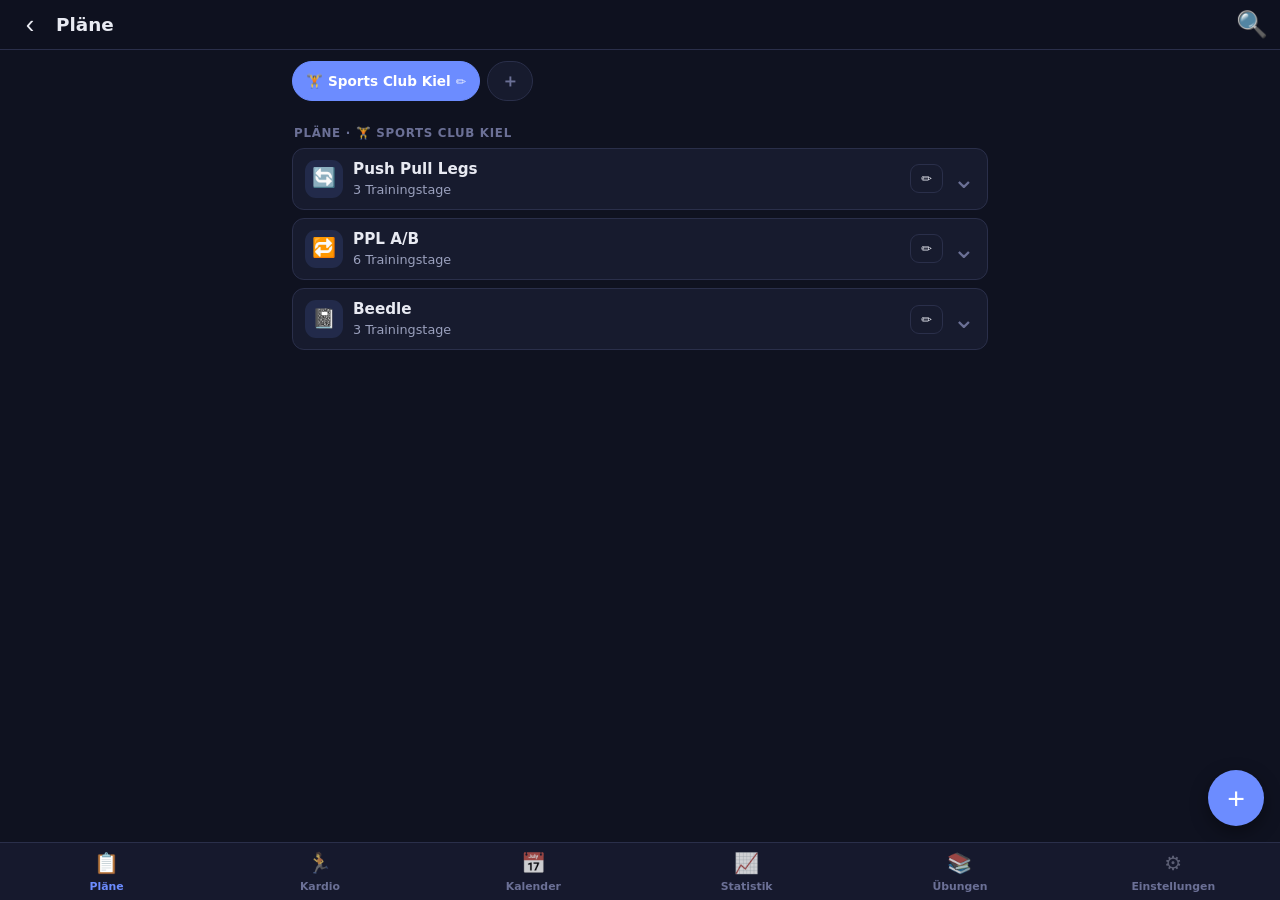
<file: standalone.html>
<!DOCTYPE html>
<html lang="de">
<head>
  <meta charset="UTF-8" />
  <meta name="viewport" content="width=device-width, initial-scale=1.0, viewport-fit=cover" />
  <meta name="theme-color" content="#0f1220" />
  <title>Trainingsplan – Kraft & Kardio Tracker</title>
  <link rel="icon" href="./icons/icon-192.png" sizes="192x192" type="image/png" />
  <meta name="apple-mobile-web-app-capable" content="yes" />
  <meta name="apple-mobile-web-app-status-bar-style" content="black-translucent" />
  <meta name="apple-mobile-web-app-title" content="Training" />
  <style>
:root {
  --bg: #0f1220;
  --bg-rgb: 15,18,32;
  --bg-elev: #171b2e;
  --bg-elev-rgb: 23,27,46;
  --bg-elev2: #1f2440;
  --border: #2a2f4a;
  --text: #e8eaf2;
  --text-dim: #9aa0bd;
  --text-dim2: #6b7096;
  --accent: #6c8cff;
  --accent-2: #4a63c7;
  --good: #46c98b;
  --warn: #ffb454;
  --bad: #ff6b6b;
  --radius: 12px;
  --radius-sm: 9px;
  --tabbar-h: 58px;
  --topbar-h: 50px;
  --safe-b: env(safe-area-inset-bottom, 0px);
  --safe-t: env(safe-area-inset-top, 0px);
}

/* ---------- Themes (Einstellungen -> Design) ---------- */
/* "dark" ist das Standard-Theme und entspricht den :root-Werten oben, daher
   hier ohne eigenen Block. Die Akzentfarbe wird zusätzlich per Inline-Style
   auf documentElement gesetzt (siehe applyDisplaySettings in app.js) und
   gewinnt dadurch unabhängig vom Theme immer gegenüber diesen Regeln. */
:root[data-theme="light"] {
  --bg: #f4f5f9; --bg-rgb: 244,245,249; --bg-elev: #ffffff; --bg-elev-rgb: 255,255,255; --bg-elev2: #eceef5;
  --border: #dcdfe9; --text: #1b1e2b; --text-dim: #5b6178; --text-dim2: #868da8;
  --accent: #4a63c7; --accent-2: #34479a;
  --good: #1f9d63; --warn: #b5750a; --bad: #d13c3c;
}
:root[data-theme="oled"] {
  --bg: #000000; --bg-rgb: 0,0,0; --bg-elev: #0a0a0a; --bg-elev-rgb: 10,10,10; --bg-elev2: #151515;
  --border: #262626; --text: #f0f0f0; --text-dim: #a0a0a0; --text-dim2: #707070;
}
:root[data-theme="midnight"] {
  --bg: #0a0e27; --bg-rgb: 10,14,39; --bg-elev: #121837; --bg-elev-rgb: 18,24,55; --bg-elev2: #1a2147;
  --border: #262f5c; --text: #e6e9ff; --text-dim: #9aa3d9; --text-dim2: #6d76a8;
  --accent: #5b7fff; --accent-2: #3d5ccc;
}
:root[data-theme="forest"] {
  --bg: #0f1912; --bg-rgb: 15,25,18; --bg-elev: #16221a; --bg-elev-rgb: 22,34,26; --bg-elev2: #1e2e24;
  --border: #2a3f31; --text: #e5f0e8; --text-dim: #9fb8a8; --text-dim2: #6e8578;
  --accent: #4caf7d; --accent-2: #388a63;
}
:root[data-theme="contrast"] {
  --bg: #000000; --bg-rgb: 0,0,0; --bg-elev: #000000; --bg-elev-rgb: 0,0,0; --bg-elev2: #1a1a1a;
  --border: #ffffff; --text: #ffffff; --text-dim: #f0f0f0; --text-dim2: #d0d0d0;
  --accent: #ffe600; --accent-2: #ccb800; --good: #00ff66; --warn: #ff9900; --bad: #ff3333;
}
/* Lesbarer Text auf der (frei wählbaren) Akzentfarbe: --on-accent wird in
   applyDisplaySettings() aus der tatsächlichen Akzentfarbe berechnet (schwarz
   oder weiß, je nach Helligkeit) - theme-unabhängig, da die Akzentfarbe als
   Inline-Style immer den Theme-Wert überschreibt. */

/* ---------- Schriftgröße (Einstellungen -> Design) ---------- */
html[data-fontsize="small"] { font-size: 14px; }
html[data-fontsize="large"] { font-size: 18px; }

/* ---------- Abstände / Dichte (Einstellungen -> Design) ---------- */
html[data-density="compact"] .card { padding: 8px; margin-bottom: 7px; }
html[data-density="compact"] .list-row { padding: 7px 9px; margin-bottom: 6px; }
html[data-density="compact"] .btn { padding: 8px 12px; }
html[data-density="compact"] .section-title { margin: 10px 2px 5px; }
html[data-density="compact"] .stat-tile { padding: 9px; }
html[data-density="spacious"] .card { padding: 17px; margin-bottom: 14px; }
html[data-density="spacious"] .list-row { padding: 14px 16px; margin-bottom: 11px; }
html[data-density="spacious"] .btn { padding: 13px 18px; }
html[data-density="spacious"] .section-title { margin: 20px 2px 9px; }
html[data-density="spacious"] .stat-tile { padding: 16px; }

/* ---------- Animationen reduzieren (Einstellungen -> Design) ---------- */
html[data-reduced-motion="1"] *, html[data-reduced-motion="1"] *::before, html[data-reduced-motion="1"] *::after {
  transition-duration: .001ms !important; animation-duration: .001ms !important;
  animation-iteration-count: 1 !important; scroll-behavior: auto !important;
}

* { box-sizing: border-box; -webkit-tap-highlight-color: transparent; }

html, body {
  margin: 0; padding: 0;
  background: var(--bg);
  color: var(--text);
  font-family: system-ui, -apple-system, "Segoe UI", Roboto, sans-serif;
  font-size: 16px;
  line-height: 1.4;
  overscroll-behavior-y: none;
}

/* ---------- Topbar ---------- */
#topbar {
  position: sticky; top: 0; z-index: 50;
  height: calc(var(--topbar-h) + var(--safe-t));
  padding-top: var(--safe-t);
  display: flex; align-items: center; gap: 6px;
  padding-left: 10px; padding-right: 10px;
  background: rgba(var(--bg-rgb), .9);
  backdrop-filter: blur(10px);
  border-bottom: 1px solid var(--border);
}
#title {
  font-size: 1.15rem; font-weight: 700; margin: 0;
  flex: 1; overflow: hidden; text-overflow: ellipsis; white-space: nowrap;
}
#topActions { display: flex; gap: 6px; align-items: center; }

.icon-btn {
  background: transparent; border: none; color: var(--text);
  font-size: 1.6rem; line-height: 1; width: 40px; height: 40px;
  border-radius: 10px; cursor: pointer; display: grid; place-items: center;
}
.icon-btn:active { background: var(--bg-elev2); }

/* ---------- Layout ---------- */
#app {
  padding: 11px 12px calc(var(--tabbar-h) + var(--safe-b) + 16px);
  max-width: 720px; margin: 0 auto;
}
/* Solange eine fixierte Bottom-Leiste (.select-bar im Zirkel-/Reihenfolge-Modus)
   eingeblendet ist, braucht der Inhalt zusaetzlichen Platz nach unten - sonst
   verdeckt die Leiste den letzten Listeneintrag. Bewusst per :has() statt per
   JS-Klasse: die Leiste wird an mehreren Stellen erzeugt und entfernt, eine
   manuell gepflegte Klasse koennte dabei aus dem Tritt geraten. */
#app:has(.select-bar) {
  padding-bottom: calc(var(--tabbar-h) + var(--safe-b) + 80px);
}
/* Derselbe Fall für den schwebenden Plus-Button: er ragt 56px hoch ab
   tabbar-h + safe-b + 16px und liegt damit (z-index 45) über den letzten Zeilen
   am rechten Rand - genau dort, wo die Zeilen-Aktionen (⋮, 📈) sitzen. Ohne
   reservierten Platz landet ein Tap auf der letzten Zeile auf dem FAB. */
#app:has(.fab) {
  padding-bottom: calc(var(--tabbar-h) + var(--safe-b) + 88px);
}

/* ---------- Tabbar ---------- */
#tabbar {
  position: fixed; bottom: 0; left: 0; right: 0; z-index: 50;
  height: calc(var(--tabbar-h) + var(--safe-b));
  padding-bottom: var(--safe-b);
  display: flex; justify-content: space-around; align-items: stretch;
  background: rgba(var(--bg-elev-rgb), .96);
  backdrop-filter: blur(10px);
  border-top: 1px solid var(--border);
}
.tab {
  flex: 1; display: flex; flex-direction: column; align-items: center; justify-content: center;
  gap: 2px; text-decoration: none; color: var(--text-dim2);
  font-size: .68rem; font-weight: 600;
}
.tab .tico { font-size: 1.25rem; filter: grayscale(.4); opacity: .8; }
.tab.active { color: var(--accent); }
.tab.active .tico { filter: none; opacity: 1; }

/* ---------- Cards & lists ---------- */
.card {
  background: var(--bg-elev); border: 1px solid var(--border);
  border-radius: var(--radius); padding: 12px; margin-bottom: 10px;
}
.card.tap { cursor: pointer; }
.card.tap:active { background: var(--bg-elev2); }

.list-row {
  display: flex; align-items: center; gap: 10px;
  background: var(--bg-elev); border: 1px solid var(--border);
  border-radius: var(--radius); padding: 10px 12px; margin-bottom: 8px;
  cursor: pointer;
}
.list-row:active { background: var(--bg-elev2); }
.list-row .chip {
  flex: 0 0 auto; width: 38px; height: 38px; border-radius: 11px;
  display: grid; place-items: center; font-size: 1.2rem; font-weight: 700;
  background: var(--bg-elev2);
}
/* "grow" bedeutet überall dasselbe: nimm den restlichen Platz und lass langen Text
   abschneiden, statt die Zeile zu sprengen. Vorher galt das nur innerhalb von
   .list-row - in .card-Zeilen (Reihenfolge-Modus, Kardio-Geräte) fehlte es, wodurch
   ein langer Übungsname die ▲/▼-Pfeile aus der Zeile gedrückt hat. */
.grow { flex: 1; min-width: 0; }
.grow > b { display: block; overflow: hidden; text-overflow: ellipsis; white-space: nowrap; }
.list-row .grow { flex: 1; min-width: 0; }
.list-row .grow .r-title { font-weight: 650; overflow: hidden; text-overflow: ellipsis; white-space: nowrap; font-size: .95rem; }
.list-row .grow .r-sub { color: var(--text-dim); font-size: .8rem; margin-top: 1px; }
.list-row .arrow { color: var(--text-dim2); font-size: 1.2rem; }
.list-row.disabled { cursor: default; opacity: .5; }
.list-row.disabled:active { background: var(--bg-elev); }

.section-title {
  font-size: .74rem; text-transform: uppercase; letter-spacing: .06em;
  color: var(--text-dim2); font-weight: 700; margin: 14px 2px 6px;
}
.muted { color: var(--text-dim); }
.tiny { font-size: .78rem; }
.center { text-align: center; }

.empty {
  text-align: center; color: var(--text-dim); padding: 22px 16px;
  border: 1px dashed var(--border); border-radius: var(--radius);
  background: var(--bg-elev);
}
.empty .big { font-size: 1.9rem; margin-bottom: 6px; }

/* ---------- Buttons ---------- */
.btn {
  display: inline-flex; align-items: center; justify-content: center; gap: 7px;
  background: var(--bg-elev2); color: var(--text); border: 1px solid var(--border);
  border-radius: var(--radius-sm); padding: 10px 15px; font-size: .92rem; font-weight: 650;
  cursor: pointer; text-decoration: none; font-family: inherit;
}
.btn:active { transform: translateY(1px); }
.btn.primary { background: var(--accent); border-color: var(--accent); color: var(--on-accent, #fff); }
.btn.good { background: var(--good); border-color: var(--good); color: #06281a; }
.btn.danger { background: transparent; border-color: var(--bad); color: var(--bad); }
.btn.ghost { background: transparent; }
.btn.block { display: flex; width: 100%; }
.btn.sm { padding: 6px 10px; font-size: .8rem; }
.btn:disabled { opacity: .45; cursor: default; }
.btn-row { display: flex; gap: 8px; flex-wrap: wrap; }

.fab {
  position: fixed; right: 16px;
  bottom: calc(var(--tabbar-h) + var(--safe-b) + 16px);
  z-index: 45; width: 56px; height: 56px; border-radius: 50%;
  background: var(--accent); color: var(--on-accent, #fff); border: none; font-size: 1.9rem;
  box-shadow: 0 6px 18px rgba(0,0,0,.4); cursor: pointer; display: grid; place-items: center;
}
.fab:active { transform: scale(.95); }

/* ---------- Forms ---------- */
label.field { display: block; margin-bottom: 10px; }
label.field > span { display: block; font-size: .78rem; color: var(--text-dim); margin-bottom: 4px; font-weight: 600; }
input, select, textarea {
  width: 100%; background: var(--bg); color: var(--text);
  border: 1px solid var(--border); border-radius: var(--radius-sm);
  padding: 9px 11px; font-size: .95rem; font-family: inherit;
}
input:focus, select:focus, textarea:focus { outline: none; border-color: var(--accent); }
textarea { resize: vertical; min-height: 64px; }
.row2 { display: grid; grid-template-columns: 1fr 1fr; gap: 8px; }
.row3 { display: grid; grid-template-columns: 1fr 1fr 1fr; gap: 8px; }

/* number inputs w/o spinner clutter on mobile */
input[type=number] { -moz-appearance: textfield; }
input[type=number]::-webkit-outer-spin-button,
input[type=number]::-webkit-inner-spin-button { -webkit-appearance: none; margin: 0; }

/* ---------- Emoji / Kürzel picker ---------- */
.emoji-pick { display: flex; flex-wrap: wrap; gap: 5px; margin-top: 4px; }
.emoji-pick button {
  width: 38px; height: 38px; border-radius: 9px; border: 1px solid var(--border);
  background: var(--bg); font-size: 1.2rem; cursor: pointer;
}
.emoji-pick button.sel { border-color: var(--accent); background: var(--bg-elev2); }
.color-pick { display: flex; gap: 7px; margin-top: 4px; flex-wrap: wrap; }
.color-pick button {
  width: 28px; height: 28px; border-radius: 50%; border: 2px solid transparent; cursor: pointer;
}
.color-pick button.sel { border-color: var(--text); }
.color-input {
  -webkit-appearance: none; appearance: none; width: 34px; height: 34px; padding: 0;
  border: 2px solid var(--border); border-radius: 50%; background: none; cursor: pointer; overflow: hidden;
}
.color-input::-webkit-color-swatch-wrapper { padding: 0; }
.color-input::-webkit-color-swatch { border: none; border-radius: 50%; }
.color-input::-moz-color-swatch { border: none; border-radius: 50%; }

.theme-pick { display: flex; flex-wrap: wrap; gap: 8px; margin-top: 4px; }
.theme-pick button {
  padding: 8px 12px; border-radius: var(--radius-sm); border: 1px solid var(--border);
  background: var(--bg); color: var(--text); font-size: .85rem; cursor: pointer; font-family: inherit;
}
.theme-pick button.sel { border-color: var(--accent); background: rgba(var(--accent-rgb, 108, 140, 255), .12); font-weight: 700; }

/* ---------- Training screen ---------- */
.train-head { display: flex; align-items: center; gap: 10px; margin-bottom: 4px; }
.train-head .chip { width: 44px; height: 44px; border-radius: 11px; display: grid; place-items: center; font-size: 1.4rem; background: var(--bg-elev2); }

.ex-block { background: var(--bg-elev); border: 1px solid var(--border); border-radius: var(--radius); margin-bottom: 10px; overflow: hidden; }
.ex-head { display: flex; align-items: center; gap: 8px; padding: 10px 12px; }
.ex-head .ex-name { flex: 1; font-weight: 700; font-size: .95rem; }
.ex-head [data-menu] { font-size: 1.3rem; line-height: 1; padding: 4px 10px; }
.ex-meta { padding: 0 12px 8px; }
.ex-note {
  margin-top: 6px; padding: 7px 10px; background: var(--bg-elev2); border-radius: var(--radius-sm);
  font-size: .82rem; color: var(--text-dim); border-left: 3px solid var(--warn);
}
.ex-body { padding: 9px 10px 10px; border-top: 1px solid var(--border); }

.set-row { display: grid; grid-template-columns: 26px 1fr 1fr 44px; gap: 8px; align-items: center; margin-bottom: 8px; }
.set-row .setno { color: var(--text-dim2); font-weight: 700; text-align: center; font-size: .9rem; }
.set-row input { padding: 9px 8px; text-align: center; }
.set-row.done input { border-color: var(--good); }
.set-check { width: 40px; height: 40px; border-radius: 10px; border: 1px solid var(--border); background: var(--bg); font-size: 1.1rem; cursor: pointer; display: grid; place-items: center; }
.set-check.on { background: var(--good); border-color: var(--good); color: #06281a; }
.set-head { display: grid; grid-template-columns: 26px 1fr 1fr 44px; gap: 8px; font-size: .7rem; color: var(--text-dim2); text-transform: uppercase; letter-spacing: .04em; margin-bottom: 6px; padding: 0 2px; }
.set-head span { text-align: center; }

/* ---------- Supersätze/Zirkel (Training) ---------- */
.superset-wrap {
  border: 2px solid var(--accent-2); border-radius: var(--radius); padding: 8px;
  margin-bottom: 10px; background: rgba(var(--accent-rgb, 108, 140, 255), .05);
}
.superset-wrap .ex-block { margin-bottom: 8px; }
.superset-wrap .ex-block:last-child { margin-bottom: 0; }
.superset-label { font-size: .74rem; font-weight: 700; color: var(--accent); text-transform: uppercase; letter-spacing: .04em; padding: 2px 4px 8px; }

.select-bar {
  position: fixed; left: 0; right: 0; bottom: calc(var(--tabbar-h) + var(--safe-b));
  z-index: 40; display: flex; gap: 8px; padding: 10px 12px;
  background: var(--bg-elev); border-top: 1px solid var(--border);
  box-shadow: 0 -4px 16px rgba(0,0,0,.25);
}
.select-bar .btn { flex: 1; }
.select-card {
  display: flex; align-items: center; gap: 10px; cursor: pointer;
}
.select-check {
  flex-shrink: 0; width: 26px; height: 26px; border-radius: 8px;
  border: 2px solid var(--border); background: var(--bg); display: grid; place-items: center;
  font-size: .85rem; color: transparent;
}
.select-check.on { background: var(--accent); border-color: var(--accent); color: var(--on-accent, #fff); }
.select-card.sel { border-color: var(--accent); background: rgba(var(--accent-rgb, 108, 140, 255), .08); }

/* ---------- Muskelgruppen-Volumen (Statistik) ---------- */
.vol-row { display: grid; grid-template-columns: 92px 1fr 56px; gap: 8px; align-items: center; margin-bottom: 8px; }
.vol-label { font-size: .82rem; color: var(--text-dim); overflow: hidden; text-overflow: ellipsis; white-space: nowrap; }
.vol-bar-track { height: 10px; border-radius: 6px; background: var(--bg-elev2); overflow: hidden; }
.vol-bar-fill { height: 100%; background: var(--accent); border-radius: 6px; }
.vol-val { font-size: .78rem; color: var(--text-dim2); text-align: right; }

/* ---------- Aktions-Menü (Übung im Training) ---------- */
.sheet { display: flex; flex-direction: column; gap: 6px; }
.sheet-btn {
  display: flex; align-items: center; gap: 8px; width: 100%; text-align: left;
  background: var(--bg-elev2); border: 1px solid var(--border); color: var(--text);
  border-radius: var(--radius-sm); padding: 12px 14px; font-size: .92rem; font-weight: 600;
  cursor: pointer; font-family: inherit;
}
.sheet-btn:active { transform: translateY(1px); }
.sheet-btn.danger { color: var(--bad); }
.sheet-btn.split { padding: 0; overflow: hidden; cursor: default; }
.sheet-btn.split .split-half {
  flex: 0 0 25%; align-self: stretch; background: transparent; border: none; color: var(--text);
  font-size: 1.3rem; font-weight: 700; cursor: pointer; font-family: inherit; line-height: 1;
  padding: 12px 10px; display: flex; align-items: center; justify-content: center;
}
.sheet-btn.split .split-half:first-child { border-right: 1px solid var(--border); }
.sheet-btn.split .split-half:last-child { border-left: 1px solid var(--border); }
.sheet-btn.split .split-half:active { background: rgba(128, 128, 128, .18); }
.sheet-btn.split .split-label { flex: 1; text-align: center; font-size: .88rem; align-self: center; }

/* ---------- Muskel-/Geräte-Labels ---------- */
.tag-badges { display: flex; flex-wrap: wrap; gap: 5px; margin-top: 5px; }
.tag-badge { font-size: .72rem; font-weight: 650; padding: 2px 9px; border-radius: 999px; }
.tag-badge.muscle { background: var(--muscle-bg, rgba(125, 211, 252, .16)); color: var(--muscle-color, #7dd3fc); }
.tag-badge.equip { background: var(--equip-bg, rgba(134, 239, 172, .16)); color: var(--equip-color, #86efac); }
.tag-badge.neutral { background: var(--bg-elev2); color: var(--text-dim); border: 1px solid var(--border); }

/* Datum + mitlaufende Trainingsdauer im Trainings-Kopf. Umbruch erlaubt, damit
   auf schmalen Geraeten die Dauer unter das Datum rutscht statt es zu quetschen. */
.train-datetime {
  display: flex; align-items: center; gap: 10px; flex-wrap: wrap; margin-top: 6px;
}
.train-elapsed {
  font-size: .82rem; color: var(--text-dim); font-weight: 600;
  font-variant-numeric: tabular-nums;
}
.train-elapsed:empty { display: none; }
/* Laufendes Training: hervorgehoben, damit man die tickende Dauer vom
   abgeschlossenen Endwert unterscheidet. */
.train-elapsed.live { color: var(--accent); }

/* ---------- Rest timer ---------- */
#restBar {
  position: fixed; left: 50%; transform: translateX(-50%);
  top: calc(var(--topbar-h) + var(--safe-t) + 8px);
  z-index: 60; background: var(--accent); color: var(--on-accent, #fff);
  border-radius: 999px; padding: 10px 16px; display: flex; align-items: center; gap: 14px;
  box-shadow: 0 6px 20px rgba(0,0,0,.45); font-weight: 700;
  max-width: calc(100% - 24px);
}
#restBar.hidden { display: none; }
/* Die Leiste schwebt fixiert über dem Inhalt. Sie ist bewusst schmal und oben
   platziert, darf aber die darunterliegende Gewichts-/Wdh.-Eingabe nicht
   abfangen: Taps gehen durch, nur die eigenen Buttons bleiben bedienbar. */
#restBar { pointer-events: none; }
#restBar button { pointer-events: auto; }
#restBar .rt-time { font-variant-numeric: tabular-nums; font-size: 1.15rem; min-width: 52px; text-align: center; }
#restBar .rt-label:empty { display: none; }
#restBar .rt-label { font-size: .95rem; letter-spacing: .02em; }
/* Nach Ablauf bleibt die Leiste stehen und zählt hoch - der Farbwechsel macht den
   Zustandswechsel auf einen Blick erkennbar, ohne den Text lesen zu müssen. */
#restBar.over { background: var(--good); }
#restBar button { background: var(--on-accent-overlay, rgba(255,255,255,.2)); border: none; color: var(--on-accent, #fff); border-radius: 999px; padding: 6px 12px; font-weight: 700; cursor: pointer; }

/* ---------- Modal ---------- */
.modal-back { position: fixed; inset: 0; z-index: 100; background: rgba(0,0,0,.55); display: flex; align-items: flex-end; justify-content: center; }
.modal {
  background: var(--bg-elev); border: 1px solid var(--border);
  border-radius: 18px 18px 0 0; width: 100%; max-width: 560px;
  max-height: 88vh; overflow-y: auto; padding: 18px 16px calc(20px + var(--safe-b));
  animation: slideUp .18s ease;
}
@keyframes slideUp { from { transform: translateY(30px); opacity: .6; } to { transform: none; opacity: 1; } }
.modal h2 { margin: 0 0 14px; font-size: 1.1rem; }
@media (min-width: 620px) {
  .modal-back { align-items: center; }
  .modal { border-radius: 18px; }
}


/* ---------- Calendar ---------- */
.cal-head { display: flex; align-items: center; justify-content: space-between; margin-bottom: 10px; }
.cal-head h2 { margin: 0; font-size: 1.1rem; }
.cal-grid { display: grid; grid-template-columns: repeat(7, 1fr); gap: 5px; }
.cal-dow { text-align: center; font-size: .68rem; color: var(--text-dim2); font-weight: 700; padding-bottom: 2px; }
.cal-cell {
  aspect-ratio: 1 / 1; border: 1px solid var(--border); border-radius: 10px;
  background: var(--bg-elev); display: flex; flex-direction: column; align-items: center; justify-content: center;
  position: relative; font-size: .7rem; overflow: hidden; cursor: pointer;
}
.cal-cell.empty-cell { background: transparent; border-color: transparent; cursor: default; }
.cal-cell .cal-day { position: absolute; top: 3px; left: 5px; color: var(--text-dim2); font-size: .62rem; }
.cal-cell.today { border-color: var(--accent); }
.cal-cell .cal-emojis { font-size: 1.05rem; line-height: 1.05; display: flex; flex-wrap: wrap; justify-content: center; gap: 1px; margin-top: 6px; }

.streak-row { display: flex; gap: 10px; margin-bottom: 12px; }
.stat-tile { flex: 1; background: var(--bg-elev); border: 1px solid var(--border); border-radius: var(--radius); padding: 12px; text-align: center; }
.stat-tile .v { font-size: 1.5rem; font-weight: 800; }
.stat-tile .l { font-size: .72rem; color: var(--text-dim); margin-top: 2px; }

/* ---------- Chart ---------- */
.chart-wrap { background: var(--bg-elev); border: 1px solid var(--border); border-radius: var(--radius); padding: 12px; margin-bottom: 12px; }
.chart-wrap .c-title { font-size: .82rem; color: var(--text-dim); font-weight: 650; margin-bottom: 8px; display:flex; justify-content: space-between; }
svg.chart { width: 100%; height: 140px; display: block; }
.chart-line { fill: none; stroke: var(--accent); stroke-width: 2; }
.chart-area { opacity: .18; }
.chart-dot { fill: var(--accent); }
.chart-grid { stroke: var(--border); stroke-width: 1; }
.chart-lbl { fill: var(--text-dim2); font-size: 9px; }

table.hist { width: 100%; border-collapse: collapse; font-size: .84rem; }
table.hist th, table.hist td { padding: 7px 6px; text-align: left; border-bottom: 1px solid var(--border); }
table.hist th { color: var(--text-dim2); font-size: .72rem; text-transform: uppercase; font-weight: 700; }
table.hist td.num { text-align: right; font-variant-numeric: tabular-nums; }

/* ---------- Toast ---------- */
#toastRoot { position: fixed; bottom: calc(var(--tabbar-h) + var(--safe-b) + 74px); left: 0; right: 0; z-index: 120; display: flex; flex-direction: column; align-items: center; gap: 8px; pointer-events: none; }
.toast { background: var(--bg-elev2); color: var(--text); border: 1px solid var(--border); border-radius: 999px; padding: 9px 16px; font-size: .88rem; font-weight: 600; box-shadow: 0 4px 14px rgba(0,0,0,.4); animation: fade .2s; }
@keyframes fade { from { opacity: 0; transform: translateY(8px); } to { opacity: 1; } }

hr.sep { border: none; border-top: 1px solid var(--border); margin: 16px 0; }
a { color: var(--accent); }

/* ---------- Orts-Reiter (oben) & Orts-Kürzel ---------- */
.loc-bar {
  display: flex; gap: 7px; overflow-x: auto; padding: 2px 0 10px; margin: -2px 0 4px;
  -webkit-overflow-scrolling: touch; scrollbar-width: none;
}
.loc-bar::-webkit-scrollbar { display: none; }
.loc-chip {
  flex: 0 0 auto; display: flex; align-items: center; gap: 5px;
  background: var(--bg-elev); border: 1px solid var(--border); color: var(--text-dim);
  border-radius: 999px; padding: 7px 13px; font-size: .85rem; font-weight: 650;
  cursor: pointer; white-space: nowrap; font-family: inherit;
}
.loc-chip:active { transform: translateY(1px); }
.loc-chip.sel { background: var(--accent); border-color: var(--accent); color: var(--on-accent, #fff); }
.loc-chip.add { color: var(--text-dim2); font-size: 1.1rem; padding: 7px 13px; }
.loc-chip-edit { font-size: .78rem; opacity: .85; }
.loc-badge {
  display: inline-flex; align-items: center; gap: 3px; font-size: .76rem; font-weight: 700;
  background: var(--bg-elev2); border: 1px solid var(--border); border-radius: 6px;
  padding: 0 5px; margin-left: 4px; vertical-align: middle;
}

/* ---------- Übungsbibliothek: Filter (Ausklappmenüs) ---------- */
.filter-acc {
  background: var(--bg-elev); border: 1px solid var(--border); border-radius: var(--radius-sm);
  margin-bottom: 6px; overflow: hidden;
}
.filter-acc > summary {
  list-style: none; cursor: pointer; padding: 12px 14px; display: flex; align-items: center;
  font-size: .86rem; font-weight: 650; color: var(--text); min-height: 24px;
}
.filter-acc > summary::-webkit-details-marker { display: none; }
.filter-acc > summary::marker { content: ''; display: none; }
.filter-acc > summary::after { content: '⌄'; color: var(--text-dim2); margin-left: auto; font-size: 1.5rem; line-height: 1; transition: transform .15s; }
.filter-acc[open] > summary::after { transform: rotate(180deg); }
.filter-acc .filter-row { padding: 0 10px 10px; }
.acc-badge {
  background: var(--accent); color: var(--on-accent, #fff); font-size: .7rem; font-weight: 700;
  border-radius: 999px; padding: 1px 7px; margin-left: 8px; min-width: 16px; text-align: center;
}
.filter-row { display: flex; gap: 6px; flex-wrap: wrap; }
.filter-chip {
  background: var(--bg-elev); border: 1px solid var(--border); color: var(--text-dim);
  border-radius: 999px; padding: 6px 12px; font-size: .78rem; font-weight: 600;
  cursor: pointer; font-family: inherit; white-space: nowrap;
}
.filter-chip:active { transform: translateY(1px); }
.filter-chip.sel { background: var(--accent-2); border-color: var(--accent); color: var(--on-accent, #fff); }

/* ---------- Pläne: aufklappbare Trainingstage ---------- */
.plan-acc {
  background: var(--bg-elev); border: 1px solid var(--border); border-radius: var(--radius);
  margin-bottom: 8px; overflow: hidden;
}
.plan-acc summary {
  list-style: none; cursor: pointer; display: flex; align-items: center; gap: 10px;
  padding: 10px 12px;
}
.plan-acc summary::-webkit-details-marker { display: none; }
.plan-acc summary::marker { content: ''; display: none; }
.plan-acc summary .chip {
  flex: 0 0 auto; width: 38px; height: 38px; border-radius: 11px;
  display: grid; place-items: center; font-size: 1.2rem; font-weight: 700;
}
.plan-acc summary .grow { flex: 1; min-width: 0; }
.plan-acc summary .r-title { font-weight: 650; font-size: .95rem; overflow: hidden; text-overflow: ellipsis; white-space: nowrap; }
.plan-acc summary .r-sub { color: var(--text-dim); font-size: .8rem; margin-top: 1px; }
.plan-acc .acc-chevron {
  color: var(--text-dim2); font-size: 1.7rem; line-height: 1; transition: transform .15s;
  width: 34px; height: 34px; display: grid; place-items: center; flex: 0 0 auto; margin: -6px;
}
.plan-acc[open] .acc-chevron { transform: rotate(180deg); }
.plan-acc-body { padding: 0 10px 10px; }
.plan-acc-body .list-row:last-child { margin-bottom: 0; }

/* ---------- Statistik: auf-/zuklappbare Abschnitte (wie section-title, nur klickbar) ---------- */
.stats-acc { margin: 0; }
/* Direkter Kind-Selektor (">"), NICHT Nachfahren-Selektor - .stats-acc kann ein
   .plan-acc verschachtelt enthalten (z.B. "Kardio-Pläne"), das seinen eigenen
   Aufklapp-Pfeil schon per .acc-chevron-Span mitbringt. Ein Nachfahren-Selektor
   hier würde zusätzlich EIN ::after auf dessen <summary> malen -> doppelter Pfeil. */
.stats-acc > summary {
  list-style: none; cursor: pointer; display: flex; align-items: center; justify-content: space-between;
  margin: 14px 0 6px; padding: 6px 2px; font-size: .8rem; text-transform: uppercase; letter-spacing: .06em;
  color: var(--text-dim2); font-weight: 700; min-height: 20px;
}
.stats-acc > summary::-webkit-details-marker { display: none; }
.stats-acc > summary::marker { content: ''; display: none; }
.stats-acc > summary::after { content: '⌄'; font-size: 1.6rem; line-height: 1; transition: transform .15s; }
.stats-acc[open] > summary::after { transform: rotate(180deg); }

/* ---------- Trainings-Anpassungen nach dem Training (Diff-Modal) ---------- */
.diff-list { display: flex; flex-direction: column; gap: 2px; }
.diff-row {
  display: flex; align-items: flex-start; gap: 10px; padding: 9px 4px; font-size: .88rem;
  border-bottom: 1px solid var(--border); cursor: pointer; line-height: 1.35;
}
.diff-row:last-child { border-bottom: none; }
.diff-row input { width: auto; flex: 0 0 auto; margin-top: 3px; }
.diff-row span { flex: 1; }

</style>
</head>
<body>
  <header id="topbar">
    <button id="backBtn" class="icon-btn" aria-label="Zurück" hidden>‹</button>
    <h1 id="title">Training</h1>
    <div id="topActions"></div>
  </header>

  <main id="app"><!-- views render here --></main>

  <nav id="tabbar">
    <a href="#/plans" class="tab" data-tab="plans"><span class="tico">📋</span><span>Pläne</span></a>
    <a href="#/cardio" class="tab" data-tab="cardio"><span class="tico">🏃</span><span>Kardio</span></a>
    <a href="#/calendar" class="tab" data-tab="calendar"><span class="tico">📅</span><span>Kalender</span></a>
    <a href="#/stats" class="tab" data-tab="stats"><span class="tico">📈</span><span>Statistik</span></a>
    <a href="#/library" class="tab" data-tab="library"><span class="tico">📚</span><span>Übungen</span></a>
    <a href="#/settings" class="tab" data-tab="settings"><span class="tico">⚙️</span><span>Einstellungen</span></a>
  </nav>

  <div id="modalRoot"></div>
  <div id="toastRoot"></div>

  <script>
const DB = (() => {
// ============================================================
//  db.js – lokale Datenhaltung (localStorage) + CRUD + Statistik
//  Hierarchie:  Ort -> Trainingsplan -> Trainingstag -> Übungen
//  Übungen stammen aus der wiederverwendbaren Übungsbibliothek.
// ============================================================

const KEY = 'trainingsplan.v1';

// Einmalige Content-Migration: wenn settings.seedVersion < SEED_VERSION, wird der
// Store beim Start geleert und mit dem kuratierten Startinhalt (Sports Club Kiel +
// Push/Pull/Legs + Übungsbibliothek) neu befüllt. wipeAll() setzt seedVersion
// direkt auf SEED_VERSION, damit ein manuelles "Alle Daten löschen" NICHT erneut
// automatisch befüllt wird (nur diese eine automatische Migration tut das).
const SEED_VERSION = 5;

// Muskelgruppen UND Geräte-Arten sind beide selbst verwaltbar (siehe
// muscleGroups()/equipmentTypes() u.a. unten) - diese Listen sind nur der
// Startbestand für neue/bestehende Installationen.
const DEFAULT_MUSCLES = ['Brust', 'Rücken', 'Schultern', 'Bizeps', 'Trizeps', 'Unterarme', 'Quadrizeps', 'Beinbeuger', 'Gesäß', 'Waden', 'Bauch', 'Ganzkörper'];
const DEFAULT_EQUIPMENT = ['Langhantel', 'Kurzhantel', 'Maschine', 'Kabelzug', 'Körpergewicht', 'Kettlebell', 'Sonstiges'];

// ---------- Kardio: eigener Geräte-Bestand + Startplan ----------
// Kardio ist bewusst NICHT an einen Ort gebunden (anders als Krafttraining) -
// Laufen/Radfahren findet oft draußen statt, ist also nicht gym-spezifisch.
// Ebenso bewusst: "Aktivität" = "Gerät" (keine eigene Aktivitäten-Bibliothek) -
// ein Trainingstag wählt direkt ein Gerät, die Art des Trainings (Grundlagen-
// ausdauer, Intervalle, ...) steht im Namen des Trainingstags/Plans selbst.
// Deshalb kann der Startbestand hier - anders als bei Übungen/Plänen des
// Krafttrainings - direkt und ohne SEED_VERSION-Migration in DEFAULTS()
// vorbefüllt werden: die Felder existieren bei bestehenden Installationen noch
// gar nicht, db()'s Migrations-Backfill (unten) füllt sie beim nächsten Start
// einmalig automatisch nach, ohne echte Trainingsdaten anzurühren.
const DEFAULT_CARDIO_EQUIPMENT = ['Laufen (draußen)', 'Laufband', 'Radfahren (draußen)', 'Fahrrad-Ergometer', 'Rudergerät', 'Crosstrainer', 'Stairmaster', 'Schwimmen', 'Sonstiges'];
function buildCardioSeed() {
  const plan = { id: uid('cplan'), name: 'Ausdauer', emoji: '🏃', color: '#4cc9f0', createdAt: Date.now() };
  const mkDay = (name, emoji, color, equipmentList) => ({
    id: uid('cday'), planId: plan.id, name, emoji, color, order: 0,
    activities: equipmentList.map(equipment => ({ id: uid('cde'), equipment })),
    createdAt: Date.now(),
  });
  const days = [
    mkDay('Grundlagenausdauer', '🏃', '#4cc9f0', ['Laufen (draußen)']),
    mkDay('Intervalle', '⚡', '#ff6b6b', ['Laufband']),
    mkDay('Rudern & Rad', '🚣', '#46c98b', ['Rudergerät', 'Fahrrad-Ergometer']),
  ];
  days.forEach((d, i) => { d.order = i; });
  return { plan, days };
}

const DEFAULTS = () => {
  const cardioSeed = buildCardioSeed();
  return {
    version: 1,
    settings: {
      // Training
      defaultRestSec: 90, soundOnRestEnd: true, defaultSets: 3, defaultReps: 10,
      weekStart: 'mon', askPlanDiff: true, restNotifications: false,
      // Anzeige/Design
      tagColors: true, theme: 'dark', accentColor: '#6c8cff', fontSize: 'medium', reducedMotion: false,
      muscleColor: '#7dd3fc', equipColor: '#86efac', density: 'normal', cornerStyle: 'normal',
      // Daten
      backupReminderWeeks: 0, lastBackupAt: null, demoDataEnabled: false,
      // Zeitstempel der einmaligen Satz-Reparatur (siehe db()); bei einer frischen
      // Installation gibt es nichts zu reparieren, deshalb direkt gesetzt.
      setsRepairedAt: Date.now(),
      // intern
      seedVersion: 0,
    },
    exercises: [],   // Bibliothek: {id,name,muscles[],equipment,notes,unit,createdAt}
    muscleGroups: DEFAULT_MUSCLES.map(name => ({ id: uid('mg'), name, createdAt: Date.now() })),   // {id,name,createdAt}
    equipmentTypes: DEFAULT_EQUIPMENT.map(name => ({ id: uid('eq'), name, createdAt: Date.now() })), // {id,name,createdAt}
    exerciseNotes: [], // Dauerhafte Geräte-/Einstellungs-Notiz je Übung UND Ort: {id,exerciseId,locationId,text,updatedAt}
    locations: [],   // Orte:        {id,name,emoji,color,createdAt}
    plans: [],       // Pläne:       {id,locationId,name,emoji,color,createdAt}
    days: [],        // Trainingstage:{id,planId,name,emoji,color,order,exercises:[{id,exerciseId,sets,reps,restSec,groupId}],createdAt}
    sessions: [],    // Einheiten:   {id,locationId,planId,dayId,dayName,date,startedAt,finishedAt,emoji,color,note,entries:[...],planSnapshot:[...]}
    trashExercises: [], // Papierkorb: gelöschte Übungen, {..exercise, deletedAt}
    trashSessions: [],  // Papierkorb: gelöschte/verworfene Trainings, {..session, deletedAt}
    // ---------- Kardio (kein Ort-Bezug, siehe Kommentar oben) ----------
    cardioEquipment: DEFAULT_CARDIO_EQUIPMENT.map(name => ({ id: uid('ceq'), name, createdAt: Date.now() })),
    cardioPlans: [cardioSeed.plan],           // {id,name,emoji,color,createdAt}
    cardioDays: cardioSeed.days,              // {id,planId,name,emoji,color,order,activities:[{id,equipment}]}
    cardioSessions: [],                       // {id,planId,dayId,dayName,date,startedAt,finishedAt,emoji,color,note,entries:[...]} - immer direkt komplett angelegt, kein "laufendes Training"
    trashCardioSessions: [],
  };
};

let store = null;

// ---------- Basis ----------
function db() {
  if (store) return store;
  try {
    const raw = localStorage.getItem(KEY);
    store = raw ? JSON.parse(raw) : DEFAULTS();
  } catch (e) {
    console.error('Konnte Daten nicht laden, starte leer', e);
    store = DEFAULTS();
  }
  // Felder absichern (Migration/Robustheit)
  const d = DEFAULTS();
  for (const k of Object.keys(d)) if (store[k] === undefined) store[k] = d[k];
  store.settings = Object.assign(d.settings, store.settings || {});
  // Einmalige Reparatur der Sätze, die durch den behobenen Abhak-Fehler ohne
  // Wiederholungen gespeichert wurden (siehe repairSets weiter unten). Läuft
  // genau einmal je Installation - der Zeitstempel verhindert eine Wiederholung,
  // und die Ursache ist behoben, es kann also nichts Neues dazukommen.
  if (!store.settings.setsRepairedAt) {
    const n = repairSets({ silent: true });
    store.settings.setsRepairedAt = Date.now();
    if (n) console.info(`${n} abgehakte Sätze ohne Wiederholungen ergänzt (einmalige Reparatur).`);
    try { localStorage.setItem(KEY, JSON.stringify(store)); } catch (e) { /* beim nächsten save() erneut */ }
  }
  return store;
}

function save() {
  try {
    localStorage.setItem(KEY, JSON.stringify(store));
  } catch (e) {
    console.error('Speichern fehlgeschlagen', e);
    alert('Speichern fehlgeschlagen – evtl. ist der Speicher voll.');
  }
}

function uid(p = 'id') {
  return p + '_' + Date.now().toString(36) + Math.random().toString(36).slice(2, 8);
}

// ---------- Übungsbibliothek ----------
function exercises() { return db().exercises.slice().sort((a, b) => a.name.localeCompare(b.name, 'de')); }
function getExercise(id) { return db().exercises.find(e => e.id === id) || null; }
function addExercise(data) {
  const ex = { id: uid('ex'), name: '', muscles: [], equipment: '', notes: '', unit: 'kg', createdAt: Date.now(), ...data };
  db().exercises.push(ex); save(); return ex;
}
function updateExercise(id, patch) {
  const ex = getExercise(id); if (!ex) return; Object.assign(ex, patch); save(); return ex;
}
// Prüft, ob bereits eine Übung mit identischem Name+Muskelgruppen+Gerät existiert
// (Notiz/Einheit zählen bewusst nicht mit) - für die Warnung beim Anlegen einer
// möglichen Doppel-Übung. excludeId beim Bearbeiten, damit sich eine Übung beim
// Speichern nicht selbst als Duplikat meldet.
function findDuplicateExercise({ name, muscles, equipment }, excludeId = null) {
  const nameNorm = (name || '').trim().toLowerCase();
  const muscleSet = new Set(muscles || []);
  return db().exercises.find(e => {
    if (e.id === excludeId) return false;
    if (e.name.trim().toLowerCase() !== nameNorm) return false;
    if ((e.equipment || '') !== (equipment || '')) return false;
    const eMuscles = e.muscles || [];
    if (eMuscles.length !== muscleSet.size) return false;
    return eMuscles.every(mu => muscleSet.has(mu));
  }) || null;
}
// Verschiebt die Übung in den Papierkorb (Wiederherstellbar), statt sie
// endgültig zu löschen. Wird trotzdem aus allen Trainingstagen entfernt -
// eine Wiederherstellung bringt die Übung nur in die Bibliothek zurück,
// nicht automatisch in die Trainingstage, aus denen sie entfernt wurde.
function deleteExercise(id) {
  const d = db();
  const ex = d.exercises.find(e => e.id === id);
  if (!ex) return;
  d.exercises = d.exercises.filter(e => e.id !== id);
  d.days.forEach(day => {
    day.exercises = day.exercises.filter(x => x.exerciseId !== id);
    pruneLoneGroups(day.exercises);
  });
  // Geräte-Notizen bleiben bewusst erhalten, solange die Übung nur im Papierkorb
  // liegt - sonst wäre die Wiederherstellung nur eine halbe (Notizen für alle
  // Orte wären unwiederbringlich weg). Endgültig entfernt werden sie in
  // purgeTrashedExercise/emptyTrash.
  d.trashExercises.push({ ...ex, deletedAt: Date.now() });
  save();
}
function trashedExercises() { return db().trashExercises.slice().sort((a, b) => b.deletedAt - a.deletedAt); }
function restoreExercise(id) {
  const d = db();
  const ex = d.trashExercises.find(e => e.id === id);
  if (!ex) return null;
  d.trashExercises = d.trashExercises.filter(e => e.id !== id);
  const { deletedAt, ...restored } = ex;
  // Existiert die id schon in der Live-Liste (z.B. nach einem Zusammenführen-
  // Import, der den Papierkorb-Eintrag erneut eingespielt hat), nur aus dem
  // Papierkorb nehmen statt eine zweite Kopie mit gleicher id anzulegen.
  const already = d.exercises.some(e => e.id === restored.id);
  if (!already) d.exercises.push(restored);
  save();
  return restored;
}
function purgeTrashedExercise(id) {
  const d = db();
  d.trashExercises = d.trashExercises.filter(e => e.id !== id);
  // Erst jetzt ist die Übung endgültig weg - hier gehören auch ihre
  // ortsbezogenen Geräte-Notizen entsorgt (deleteExercise behält sie, damit
  // eine Wiederherstellung vollständig ist).
  if (!d.exercises.some(e => e.id === id) && !d.trashExercises.some(e => e.id === id)) {
    d.exerciseNotes = d.exerciseNotes.filter(n => n.exerciseId !== id);
  }
  save();
}
// Wie oft wurde eine Übung in ABGESCHLOSSENEN Einheiten wirklich trainiert
// (für Löschwarnung und die "X× trainiert"-Zeile in der Bibliothek). Gleiche
// Bedingung wie in allen Statistik-Funktionen: ohne finishedAt und ohne
// abgehakten Satz existiert zu der Übung auch keine Statistik.
function exerciseUsage(id) {
  return db().sessions.filter(s => s.finishedAt
    && (s.entries || []).some(e => e.exerciseId === id && (e.sets || []).some(isWorkingDone))).length;
}

// ---------- Dauerhafte Geräte-/Einstellungs-Notiz je Übung + Ort ----------
// Getrennt vom allgemeinen Übungs-"notes"-Feld (Technik-Hinweise, ortsunabhängig):
// Geräte-Einstellungen (z.B. Sitzhöhe) sind zwischen Gyms nicht vergleichbar,
// deshalb eine eigene Notiz je (Übung, Ort)-Kombination.
function getExerciseNote(exerciseId, locationId) {
  if (!exerciseId || !locationId) return null;
  return db().exerciseNotes.find(n => n.exerciseId === exerciseId && n.locationId === locationId) || null;
}
function setExerciseNote(exerciseId, locationId, text) {
  if (!exerciseId || !locationId) return null;
  text = String(text || '').trim();
  const d = db();
  let n = d.exerciseNotes.find(x => x.exerciseId === exerciseId && x.locationId === locationId);
  if (!text) {
    if (n) d.exerciseNotes = d.exerciseNotes.filter(x => x !== n);
    save();
    return null;
  }
  if (n) { n.text = text; n.updatedAt = Date.now(); }
  else { n = { id: uid('exn'), exerciseId, locationId, text, updatedAt: Date.now() }; d.exerciseNotes.push(n); }
  save();
  return n;
}

// ---------- Muskelgruppen (selbst verwaltbar, für Filter + Übungs-Tagging) ----------
function muscleGroups() { return db().muscleGroups.slice().sort((a, b) => a.name.localeCompare(b.name, 'de')); }
function getMuscleGroup(id) { return db().muscleGroups.find(m => m.id === id) || null; }
function addMuscleGroup(name) {
  name = String(name || '').trim(); if (!name) return null;
  const existing = db().muscleGroups.find(m => m.name.toLowerCase() === name.toLowerCase());
  if (existing) return existing;
  const m = { id: uid('mg'), name, createdAt: Date.now() };
  db().muscleGroups.push(m); save(); return m;
}
function renameMuscleGroup(id, newName) {
  newName = String(newName || '').trim(); if (!newName) return null;
  const m = getMuscleGroup(id); if (!m) return null;
  const oldName = m.name;
  if (oldName === newName) return { merged: false };
  // Zielname existiert schon (andere id)? Dann ZUSAMMENFÜHREN statt ein zweites
  // Tag mit identischem Namen anzulegen - zwei gleichnamige Muskelgruppen würden
  // sonst dieselbe Übung doppelt in das Muskel-Volumen einrechnen.
  const clash = db().muscleGroups.find(x => x.id !== id && x.name.toLowerCase() === newName.toLowerCase());
  db().exercises.forEach(ex => {
    if (!(ex.muscles || []).includes(oldName)) return;
    // Set-Semantik: nach dem Umbenennen darf der Name nicht zweimal in einer
    // Übung stehen (falls sie vorher beide Tags trug).
    ex.muscles = [...new Set(ex.muscles.map(x => x === oldName ? newName : x))];
  });
  if (clash) {
    db().muscleGroups = db().muscleGroups.filter(x => x.id !== id);
  } else {
    m.name = newName;
  }
  save();
  return { merged: !!clash };
}
function deleteMuscleGroup(id) {
  const m = getMuscleGroup(id); if (!m) return;
  db().exercises.forEach(ex => { ex.muscles = (ex.muscles || []).filter(x => x !== m.name); });
  db().muscleGroups = db().muscleGroups.filter(x => x.id !== id);
  save();
}
function muscleGroupUsage(id) {
  const m = getMuscleGroup(id); if (!m) return 0;
  return db().exercises.filter(ex => (ex.muscles || []).includes(m.name)).length;
}

// ---------- Geräte-Arten (selbst verwaltbar, für Filter + Übungs-Tagging) ----------
function equipmentTypes() { return db().equipmentTypes.slice().sort((a, b) => a.name.localeCompare(b.name, 'de')); }
function getEquipmentType(id) { return db().equipmentTypes.find(e => e.id === id) || null; }
function addEquipmentType(name) {
  name = String(name || '').trim(); if (!name) return null;
  const existing = db().equipmentTypes.find(e => e.name.toLowerCase() === name.toLowerCase());
  if (existing) return existing;
  const e = { id: uid('eq'), name, createdAt: Date.now() };
  db().equipmentTypes.push(e); save(); return e;
}
function renameEquipmentType(id, newName) {
  newName = String(newName || '').trim(); if (!newName) return null;
  const e = getEquipmentType(id); if (!e) return null;
  const oldName = e.name;
  if (oldName === newName) return { merged: false };
  // Wie renameMuscleGroup: bei Namensgleichheit zusammenführen statt duplizieren.
  const clash = db().equipmentTypes.find(x => x.id !== id && x.name.toLowerCase() === newName.toLowerCase());
  db().exercises.forEach(ex => { if (ex.equipment === oldName) ex.equipment = newName; });
  if (clash) {
    db().equipmentTypes = db().equipmentTypes.filter(x => x.id !== id);
  } else {
    e.name = newName;
  }
  save();
  return { merged: !!clash };
}
function deleteEquipmentType(id) {
  const e = getEquipmentType(id); if (!e) return;
  db().exercises.forEach(ex => { if (ex.equipment === e.name) ex.equipment = ''; });
  db().equipmentTypes = db().equipmentTypes.filter(x => x.id !== id);
  save();
}
function equipmentUsage(id) {
  const e = getEquipmentType(id); if (!e) return 0;
  return db().exercises.filter(ex => ex.equipment === e.name).length;
}

// ---------- Orte ----------
function locations() { return db().locations.slice(); }
function getLocation(id) { return db().locations.find(l => l.id === id) || null; }

// Aktiver Ort (globaler Filter / oberer Reiter). Fällt auf den ersten Ort zurück.
function getActiveLocationId() {
  const d = db();
  let id = d.settings.activeLocationId;
  if (!id || !d.locations.some(l => l.id === id)) {
    id = d.locations.length ? d.locations[0].id : null;
    d.settings.activeLocationId = id;
    save();
  }
  return id;
}
function getActiveLocation() { const id = getActiveLocationId(); return id ? getLocation(id) : null; }
function setActiveLocation(id) { db().settings.activeLocationId = id; save(); }
function addLocation(data) {
  const l = { id: uid('loc'), name: '', emoji: '📍', color: '#6c8cff', createdAt: Date.now(), ...data };
  db().locations.push(l);
  db().settings.activeLocationId = l.id; // neuen Ort direkt aktiv setzen
  save(); return l;
}
function updateLocation(id, patch) { const l = getLocation(id); if (l) { Object.assign(l, patch); save(); } return l; }
function deleteLocation(id) {
  const d = db();
  const planIds = d.plans.filter(p => p.locationId === id).map(p => p.id);
  d.plans = d.plans.filter(p => p.locationId !== id);
  d.days = d.days.filter(day => !planIds.includes(day.planId));
  d.locations = d.locations.filter(l => l.id !== id);
  d.exerciseNotes = d.exerciseNotes.filter(n => n.locationId !== id);
  save();
}

// ---------- Pläne ----------
function plansByLocation(locId) { return db().plans.filter(p => p.locationId === locId); }
function getPlan(id) { return db().plans.find(p => p.id === id) || null; }
function addPlan(data) {
  const p = { id: uid('plan'), locationId: null, name: '', emoji: '🏋️', color: '#6c8cff', createdAt: Date.now(), ...data };
  db().plans.push(p); save(); return p;
}
function updatePlan(id, patch) { const p = getPlan(id); if (p) { Object.assign(p, patch); save(); } return p; }
function deletePlan(id) {
  const d = db();
  d.days = d.days.filter(day => day.planId !== id);
  d.plans = d.plans.filter(p => p.id !== id);
  save();
}

// ---------- Kopieren (Plan / einzelner Trainingstag) ----------
// Übungen werden beim Kopieren NICHT dupliziert - die Bibliothek ist
// ortübergreifend gemeinsam (jedes Gym hat z.B. eine Brustpresse), nur die
// Statistik/das "letztes Mal" bleibt je Ort getrennt. Die Kopie ist danach
// vollständig unabhängig vom Original editierbar.

// Überträgt die Übungen eines Trainingstags in einen anderen Trainingstag.
// Zirkel-Gruppen werden dabei auf FRISCHE groupIds abgebildet: die alte id des
// Originals darf nicht mitgeschleppt werden, sonst teilen Original und Kopie
// dieselbe Gruppen-Kennung.
function copyDayExercisesInto(srcDay, targetDayId) {
  const gidMap = new Map();
  srcDay.exercises.forEach(item => {
    let groupId = null;
    if (item.groupId) {
      if (!gidMap.has(item.groupId)) gidMap.set(item.groupId, uid('grp'));
      groupId = gidMap.get(item.groupId);
    }
    addExerciseToDay(targetDayId, item.exerciseId, { sets: item.sets, reps: item.reps, restSec: item.restSec, groupId });
  });
}

// Herkunfts-Zusatz für kopierte Namen. Beim ganzen Plan reicht der Ort (der
// Planname selbst steht ja im kopierten Plan), beim einzelnen Trainingstag
// braucht es zusätzlich den Quell-Plan, um die Herkunft eindeutig zu machen.
function copySuffix(parts) {
  const named = parts.filter(Boolean).map(stripCopySuffix);
  return named.length ? ` (Kopie aus ${named.join(', ')})` : ' (Kopie)';
}

// Entfernt einen bereits vorhandenen Herkunfts-Zusatz. Ohne das würden sich
// Zusätze beim Kopieren einer Kopie aufschaukeln - z.B. "Push (Kopie aus
// Zuhause, PPL (Kopie aus Kiel))". Der Zusatz nennt immer nur die unmittelbare
// Herkunft, das ist die Information, die zählt.
function stripCopySuffix(name) {
  const s = String(name ?? '');
  const cut = s.replace(/\s*\((?:Kopie|Kopie aus [^()]*)\)\s*$/, '').trim();
  return cut || s;
}

// Kopiert einen Plan inkl. aller Trainingstage an einen (anderen) Ort.
function copyPlanToLocation(planId, targetLocationId) {
  const p = getPlan(planId); if (!p) return null;
  const srcLoc = getLocation(p.locationId);
  const newPlan = addPlan({
    name: stripCopySuffix(p.name) + copySuffix([srcLoc?.name]),
    emoji: p.emoji, color: p.color, locationId: targetLocationId,
  });
  daysByPlan(planId).forEach(day => {
    // Trainingstage behalten ihren Namen - der kopierte Plan trägt den
    // Herkunftshinweis schon selbst.
    const newDay = addDay({ name: day.name, emoji: day.emoji, color: day.color, planId: newPlan.id });
    copyDayExercisesInto(day, newDay.id);
  });
  return newPlan;
}

// Kopiert einen einzelnen Trainingstag in einen (auch denselben) Plan.
function copyDayToPlan(dayId, targetPlanId) {
  const day = getDay(dayId); if (!day) return null;
  if (!getPlan(targetPlanId)) return null;
  const srcPlan = getPlan(day.planId);
  const srcLoc = srcPlan ? getLocation(srcPlan.locationId) : null;
  const newDay = addDay({
    name: stripCopySuffix(day.name) + copySuffix([srcLoc?.name, srcPlan?.name]),
    emoji: day.emoji, color: day.color, planId: targetPlanId,
  });
  copyDayExercisesInto(day, newDay.id);
  return newDay;
}

// ---------- Trainingstage ----------
function daysByPlan(planId) {
  return db().days.filter(day => day.planId === planId).sort((a, b) => (a.order ?? 0) - (b.order ?? 0));
}
function getDay(id) { return db().days.find(day => day.id === id) || null; }
function addDay(data) {
  const order = daysByPlan(data.planId).length;
  const day = { id: uid('day'), planId: null, name: '', emoji: '💪', color: '#46c98b', order, exercises: [], createdAt: Date.now(), ...data };
  db().days.push(day); save(); return day;
}
function updateDay(id, patch) { const day = getDay(id); if (day) { Object.assign(day, patch); save(); } return day; }
function deleteDay(id) { const d = db(); d.days = d.days.filter(day => day.id !== id); save(); }
function reorderDays(planId, orderedIds) {
  orderedIds.forEach((id, i) => { const day = getDay(id); if (day) day.order = i; });
  save();
}

// Übung innerhalb eines Trainingstags
function addExerciseToDay(dayId, exerciseId, opts = {}) {
  const day = getDay(dayId); if (!day) return;
  const s = db().settings;
  const item = { id: uid('de'), exerciseId, sets: opts.sets ?? s.defaultSets, reps: opts.reps ?? s.defaultReps, restSec: opts.restSec ?? s.defaultRestSec, groupId: opts.groupId ?? null };
  day.exercises.push(item); save(); return item;
}
function updateDayExercise(dayId, itemId, patch) {
  const day = getDay(dayId); if (!day) return;
  const it = day.exercises.find(x => x.id === itemId); if (it) { Object.assign(it, patch); save(); }
  return it;
}
function removeExerciseFromDay(dayId, itemId) {
  const day = getDay(dayId); if (!day) return;
  day.exercises = day.exercises.filter(x => x.id !== itemId);
  pruneLoneGroups(day.exercises);
  save();
}

// ---------- Supersätze/Zirkel (mehrere Übungen zu einer Gruppe verbinden) ----------
// Gruppierte Übungen werden zu einem zusammenhängenden Block verschoben
// (in der ursprünglichen relativen Reihenfolge der Auswahl) - ein Zirkel
// muss lückenlos hintereinander stehen, sonst ergibt "keine Pause dazwischen"
// keinen Sinn.
//
// Die beiden folgenden Helfer sichern genau diese Invariante ab und arbeiten
// deshalb bewusst auf JEDER Liste mit groupId - sowohl auf Trainingstag-Übungen
// als auch auf Session-Entries des laufenden Trainings. So gilt in beiden
// Ansichten dieselbe Regel, statt sie zweimal unterschiedlich zu implementieren.

// Ein Zirkel braucht mindestens zwei Mitglieder. Bleibt nur noch eines übrig,
// wird die Gruppenkennung entfernt - sonst zeichnet die UI einen "Zirkel"-Kasten
// um eine einzelne Übung, und der Plan-Diff kann ihn nie mehr auflösen (groupsOf
// blendet Gruppen mit nur einem Mitglied aus).
function pruneLoneGroups(list) {
  const count = new Map();
  list.forEach(x => { if (x.groupId) count.set(x.groupId, (count.get(x.groupId) || 0) + 1); });
  list.forEach(x => { if (x.groupId && count.get(x.groupId) < 2) x.groupId = null; });
}

// Vor dem Neu-Gruppieren: Mitglieder der ALTEN Gruppen, die nicht mitausgewählt
// wurden, verlieren ihre Gruppenkennung. Ohne das bliebe die alte groupId auf
// Übungen liegen, die durch das Verschieben des neuen Blocks auseinander-
// gerissen werden - die alte Gruppe wäre dann nicht mehr lückenlos und würde als
// zwei getrennte Zirkel-Kästen mit derselben Kennung gezeichnet.
// Bewusst NICHT umgekehrt gelöst (Restmitglieder in die neue Gruppe ziehen):
// das würde ungefragt Übungen in den Zirkel aufnehmen, die nicht gewählt wurden.
function releaseOldGroups(list, isSelected) {
  const oldGids = new Set();
  list.forEach((x, i) => { if (isSelected(x, i) && x.groupId) oldGids.add(x.groupId); });
  if (!oldGids.size) return;
  list.forEach((x, i) => { if (!isSelected(x, i) && x.groupId && oldGids.has(x.groupId)) x.groupId = null; });
}

// Kernlogik ohne save() (wird auch beim Übernehmen von Trainings-Diffs wiederverwendet).
function regroupContiguous(day, itemIds) {
  if (itemIds.length < 2) return null;
  const groupId = uid('grp');
  const idSet = new Set(itemIds);
  // Reihenfolge der Auswahl beibehalten (nicht die alte Listenreihenfolge)
  const selected = itemIds.map(id => day.exercises.find(x => x.id === id)).filter(Boolean);
  if (selected.length < 2) return null;
  releaseOldGroups(day.exercises, x => idSet.has(x.id));
  selected.forEach(item => { item.groupId = groupId; });
  // Block an die Position des ersten ausgewählten Elements verschieben,
  // alle anderen Elemente behalten ihre relative Reihenfolge.
  const insertAt = day.exercises.findIndex(x => idSet.has(x.id));
  const others = day.exercises.filter(x => !idSet.has(x.id));
  const insertAtInOthers = day.exercises.slice(0, insertAt).filter(x => !idSet.has(x.id)).length;
  others.splice(insertAtInOthers, 0, ...selected);
  day.exercises = others;
  pruneLoneGroups(day.exercises);
  return groupId;
}
function groupExercises(dayId, itemIds) {
  const day = getDay(dayId); if (!day) return;
  const groupId = regroupContiguous(day, itemIds);
  if (groupId) save();
  return groupId;
}
function ungroupExercises(dayId, groupId) {
  const day = getDay(dayId); if (!day) return;
  day.exercises.forEach(x => { if (x.groupId === groupId) x.groupId = null; });
  save();
}

// ---------- Einheiten (Sessions / durchgeführtes Training) ----------
function sessions() {
  return db().sessions.slice().sort((a, b) => (b.startedAt || 0) - (a.startedAt || 0));
}
function getSession(id) { return db().sessions.find(s => s.id === id) || null; }

// Neue Einheit aus einem Trainingstag erzeugen (mit Zielwerten vorbefüllt)
function startSession(dayId) {
  const day = getDay(dayId); if (!day) return null;
  const plan = getPlan(day.planId);
  const loc = plan ? getLocation(plan.locationId) : null;
  const entries = day.exercises.map(item => {
    const ex = getExercise(item.exerciseId);
    const sets = [];
    for (let i = 0; i < (item.sets || 1); i++) sets.push({ weight: '', reps: '', done: false });
    return {
      exerciseId: item.exerciseId,
      name: ex ? ex.name : '(gelöschte Übung)',
      unit: ex ? (ex.unit || 'kg') : 'kg',
      targetReps: item.reps,
      targetSets: item.sets,
      restSec: item.restSec,
      groupId: item.groupId || null,
      sets,
    };
  });
  const now = Date.now();
  const s = {
    id: uid('ses'),
    locationId: loc ? loc.id : null,
    planId: plan ? plan.id : null,
    dayId: day.id,
    dayName: day.name,
    date: todayISO(),
    startedAt: now,
    finishedAt: null,
    emoji: day.emoji || plan?.emoji || '💪',
    color: day.color || plan?.color || '#46c98b',
    note: '',
    entries,
    // Schnappschuss des Plans zum Trainingsstart -> Basis für den Diff beim Beenden
    // (Trainingstag könnte sich zwischenzeitlich ändern oder gelöscht werden).
    planSnapshot: planSnapshotOf(day),
  };
  db().sessions.push(s); save(); return s;
}
function updateSession(id, patch) { const s = getSession(id); if (s) { Object.assign(s, patch); save(); } return s; }
// Verschiebt das Training in den Papierkorb, statt es endgültig zu löschen.
function deleteSession(id) {
  const d = db();
  const s = d.sessions.find(x => x.id === id);
  if (!s) return;
  d.sessions = d.sessions.filter(x => x.id !== id);
  d.trashSessions.push({ ...s, deletedAt: Date.now() });
  save();
}
function trashedSessions() { return db().trashSessions.slice().sort((a, b) => b.deletedAt - a.deletedAt); }
function restoreSession(id) {
  const d = db();
  const s = d.trashSessions.find(x => x.id === id);
  if (!s) return null;
  d.trashSessions = d.trashSessions.filter(x => x.id !== id);
  const { deletedAt, ...restored } = s;
  // Doppelte id vermeiden (siehe restoreExercise) - sonst zaehlen alle
  // Statistik-Funktionen die Einheit zweimal.
  if (!d.sessions.some(x => x.id === restored.id)) d.sessions.push(restored);
  save();
  return restored;
}
function purgeTrashedSession(id) {
  const d = db(); d.trashSessions = d.trashSessions.filter(x => x.id !== id); save();
}
function emptyTrash() {
  const d = db();
  const purgedExIds = d.trashExercises.map(e => e.id);
  d.trashExercises = []; d.trashSessions = [];
  d.trashCardioSessions = [];
  // Geräte-Notizen der endgültig entfernten Übungen mitentsorgen (deleteExercise
  // behält sie absichtlich, damit eine Wiederherstellung vollständig ist).
  if (purgedExIds.length) {
    const gone = new Set(purgedExIds.filter(id => !d.exercises.some(e => e.id === id)));
    if (gone.size) d.exerciseNotes = d.exerciseNotes.filter(n => !gone.has(n.exerciseId));
  }
  save();
}

// Schnappschuss der Plan-Struktur eines Trainingstags. Basis für den Diff beim
// Beenden - eine Stelle, damit Trainingsstart und Diff-Übernahme garantiert
// dasselbe Format erzeugen.
function planSnapshotOf(day) {
  return (day?.exercises || []).map(item => ({
    exerciseId: item.exerciseId, sets: item.sets, reps: item.reps,
    restSec: item.restSec, groupId: item.groupId || null,
  }));
}

// ---------- Anpassungen während des Trainings zurück in den Plan übernehmen ----------
// Vergleicht den aktuellen Stand der Einheit mit dem Schnappschuss bei Trainingsstart
// und liefert einzeln auswählbare Änderungen (Pause/Sätze pro Übung, hinzugefügte/
// entfernte Übungen, Reihenfolge). Ohne planSnapshot oder gelöschten Trainingstag: keine Diffs.
// Wichtig: "hinzugefügt"/"Sätze geändert" hängen NICHT davon ab, ob im Training
// tatsächlich ein Satz abgehakt wurde - das Hinzufügen/Entfernen einer Übung oder
// eines Satzes über das "⋮"-Menü ist bereits eine explizite Handlung des Nutzers.
function computeSessionPlanDiff(sessionId) {
  const s = getSession(sessionId);
  if (!s || !s.planSnapshot) return [];
  const day = getDay(s.dayId);
  if (!day) return [];
  const settings = db().settings;
  const snapMap = new Map(s.planSnapshot.map(x => [x.exerciseId, x]));
  const entryMap = new Map(s.entries.map(x => [x.exerciseId, x]));
  const diffs = [];
  s.entries.forEach((entry, entryIdx) => {
    const snap = snapMap.get(entry.exerciseId);
    if (!snap) {
      diffs.push({
        type: 'exerciseAdded', exerciseId: entry.exerciseId, name: entry.name,
        sets: (entry.sets || []).length || settings.defaultSets,
        reps: entry.targetReps || settings.defaultReps,
        restSec: entry.restSec ?? settings.defaultRestSec,
        // Position aus dem Training mitnehmen, damit die Übung im Plan an
        // derselben Stelle landet und nicht stumpf hinten angehängt wird.
        atIndex: entryIdx,
      });
      return;
    }
    if (entry.restSec !== snap.restSec) {
      diffs.push({ type: 'restChanged', exerciseId: entry.exerciseId, name: entry.name, oldVal: snap.restSec, newVal: entry.restSec });
    }
    const setCount = (entry.sets || []).length;
    if (setCount !== snap.sets) {
      diffs.push({ type: 'setsChanged', exerciseId: entry.exerciseId, name: entry.name, oldVal: snap.sets, newVal: setCount });
    }
    if (num(entry.targetReps) > 0 && num(entry.targetReps) !== num(snap.reps)) {
      diffs.push({ type: 'repsChanged', exerciseId: entry.exerciseId, name: entry.name, oldVal: snap.reps, newVal: num(entry.targetReps) });
    }
  });
  for (const snap of s.planSnapshot) {
    if (!entryMap.has(snap.exerciseId)) {
      const ex = getExercise(snap.exerciseId);
      diffs.push({ type: 'exerciseRemoved', exerciseId: snap.exerciseId, name: ex ? ex.name : '(Übung)' });
    }
  }
  // Reihenfolge: Vergleich der relativen Reihenfolge der Übungen, die in Plan UND
  // Training vorkommen (neu hinzugefügte/entfernte Übungen zählen dafür nicht extra,
  // die werden über die obigen Diffs abgedeckt).
  const commonInSnapOrder = s.planSnapshot.map(x => x.exerciseId).filter(id => entryMap.has(id));
  const commonSet = new Set(commonInSnapOrder);
  const commonInEntryOrder = s.entries.map(e => e.exerciseId).filter(id => commonSet.has(id));
  if (commonInSnapOrder.length > 1 && commonInSnapOrder.join('|') !== commonInEntryOrder.join('|')) {
    diffs.push({
      type: 'orderChanged',
      orderExerciseIds: s.entries.map(e => e.exerciseId),
      names: s.entries.map(e => e.name),
    });
  }
  // Zirkel/Supersätze: Gruppierungs-Struktur (welche Übungen ohne Pause zusammengehören)
  // zwischen Plan-Schnappschuss und aktuellem Trainingsstand vergleichen. Reine
  // Gruppen-Zusammensetzung zählt, nicht die konkrete groupId (die ist bei einer
  // neu erstellten Gruppe im Training ohnehin immer neu). Erkennung nur anhand der
  // Übungen, die es in BEIDEN Ständen gibt (fairer Vergleich) - zum Übernehmen wird
  // aber die volle aktuelle Gruppierung gespeichert, damit z.B. eine neu hinzugefügte
  // Übung, die direkt mit in den Zirkel aufgenommen wurde, nicht verloren geht.
  const groupsOf = (list, eligible) => {
    const map = new Map();
    list.forEach(x => {
      if (!eligible.has(x.exerciseId) || !x.groupId) return;
      if (!map.has(x.groupId)) map.set(x.groupId, []);
      map.get(x.groupId).push(x.exerciseId);
    });
    return Array.from(map.values()).filter(g => g.length > 1);
  };
  const normalize = groups => groups.map(g => g.slice().sort().join(',')).sort();
  const snapGroupsForCompare = groupsOf(s.planSnapshot, commonSet);
  const entryGroupsForCompare = groupsOf(s.entries, commonSet);
  const allEntryIds = new Set(s.entries.map(e => e.exerciseId));
  const entryGroupsForApply = groupsOf(s.entries, allEntryIds);
  // Zwei Vergleiche, weil beide Fälle eine Gruppierungs-Änderung sind:
  // (a) die Gruppen der gemeinsamen Übungen unterscheiden sich, ODER
  // (b) die vollständige Gruppierung im Training hat mehr/andere Gruppen als der
  //     Plan-Schnappschuss - das ist der Fall, wenn eine im Training NEU
  //     hinzugefügte Übung direkt mit in einen Zirkel aufgenommen wurde. Ohne (b)
  //     blieb diese Gruppierung unsichtbar und wurde nie angeboten.
  const groupsDiffer = JSON.stringify(normalize(snapGroupsForCompare)) !== JSON.stringify(normalize(entryGroupsForCompare))
    || JSON.stringify(normalize(entryGroupsForApply)) !== JSON.stringify(normalize(groupsOf(s.planSnapshot, new Set(s.planSnapshot.map(x => x.exerciseId)))));
  if (groupsDiffer) {
    diffs.push({
      type: 'groupingChanged',
      groups: entryGroupsForApply,
      // Übungen, die VORHER gruppiert waren (auch wenn sie jetzt in keiner Gruppe
      // mehr sind) - werden beim Übernehmen mit gelöst, sonst bliebe eine im
      // Training komplett aufgelöste Gruppe im Plan unverändert bestehen.
      previousGroupedIds: groupsOf(s.planSnapshot, new Set(s.planSnapshot.map(x => x.exerciseId))).flat(),
      groupNames: entryGroupsForApply.map(g => g.map(exId => (entryMap.get(exId) || {}).name || '?')),
    });
  }
  return diffs;
}

// Wendet ausgewählte Diffs (aus computeSessionPlanDiff) auf den zugehörigen
// Trainingstag an (Plan-Vorlage). Nicht ausgewählte Änderungen gelten nur für
// diese eine Einheit. Reihenfolge unabhängig von der Auswahl-Reihenfolge der
// Checkboxen verarbeiten: erst hinzufügen/entfernen/anpassen, Reihenfolge zuletzt
// (sonst würde eine neu hinzugefügte Übung beim Sortieren evtl. noch fehlen).
const DIFF_PRIORITY = { exerciseRemoved: 0, exerciseAdded: 1, restChanged: 2, setsChanged: 2, repsChanged: 2, orderChanged: 3, groupingChanged: 4 };
function applyPlanDiffs(sessionId, changes) {
  const s = getSession(sessionId); if (!s) return { applied: 0 };
  const day = getDay(s.dayId); if (!day) return { applied: 0 };
  let applied = 0;
  const ordered = changes.slice().sort((a, b) => (DIFF_PRIORITY[a.type] ?? 9) - (DIFF_PRIORITY[b.type] ?? 9));
  ordered.forEach(ch => {
    if (ch.type === 'restChanged' || ch.type === 'setsChanged' || ch.type === 'repsChanged') {
      const item = day.exercises.find(x => x.exerciseId === ch.exerciseId);
      if (!item) return;
      if (ch.type === 'restChanged') item.restSec = ch.newVal;
      if (ch.type === 'setsChanged') item.sets = ch.newVal;
      if (ch.type === 'repsChanged') item.reps = ch.newVal;
      applied++;
    } else if (ch.type === 'exerciseAdded') {
      // Nur übernehmen, wenn die Übung noch in der Bibliothek existiert - sonst
      // entstünde im Trainingstag eine Zeile "(gelöscht)", die nie mehr sinnvoll
      // wird (die Übung kann zwischen Trainingsstart und Beenden gelöscht worden
      // sein, im Training bleibt sie als Kopie im entry sichtbar).
      if (!getExercise(ch.exerciseId)) return;
      if (!day.exercises.some(x => x.exerciseId === ch.exerciseId)) {
        // An der Position einfügen, die die Übung im Training hat - "hinten
        // anhängen" hat die im Training gewählte Stelle bisher verworfen.
        const item = { id: uid('de'), exerciseId: ch.exerciseId, sets: ch.sets, reps: ch.reps, restSec: ch.restSec, groupId: null };
        const at = typeof ch.atIndex === 'number' ? Math.min(ch.atIndex, day.exercises.length) : day.exercises.length;
        day.exercises.splice(at, 0, item);
        applied++;
      }
    } else if (ch.type === 'exerciseRemoved') {
      const before = day.exercises.length;
      day.exercises = day.exercises.filter(x => x.exerciseId !== ch.exerciseId);
      if (day.exercises.length !== before) { pruneLoneGroups(day.exercises); applied++; }
    } else if (ch.type === 'orderChanged') {
      // Blockweise stabil sortieren: ein Zirkel bewegt sich als EIN Block (Rang =
      // kleinster Rang seiner Mitglieder), Übungen ohne Pendant im Training
      // behalten über den Ursprungsindex ihre relative Lage. Ein einfaches
      // sort() nach indexOf hat Zirkel zerrissen, weil Plan-Übungen ohne
      // Trainings-Pendant (indexOf === -1) ans Listenende gerutscht sind -
      // mitten aus einer Gruppe heraus.
      const orderIds = ch.orderExerciseIds;
      const LAST = Number.MAX_SAFE_INTEGER;
      const rankOf = it => { const i = orderIds.indexOf(it.exerciseId); return i === -1 ? LAST : i; };
      const groupRank = new Map();
      day.exercises.forEach(it => {
        if (!it.groupId) return;
        const prev = groupRank.has(it.groupId) ? groupRank.get(it.groupId) : LAST;
        groupRank.set(it.groupId, Math.min(prev, rankOf(it)));
      });
      const keyOf = it => (it.groupId ? groupRank.get(it.groupId) : rankOf(it));
      day.exercises = day.exercises
        .map((it, i) => ({ it, i }))
        .sort((a, b) => (keyOf(a.it) - keyOf(b.it)) || (a.i - b.i))
        .map(x => x.it);
      applied++;
    } else if (ch.type === 'groupingChanged') {
      // Erst alle betroffenen Übungen aus ihrer bisherigen Gruppe lösen (auch die,
      // die jetzt in gar keiner Gruppe mehr sind), dann die neuen Gruppen (aus dem
      // Training) als zusammenhängende Blöcke neu bilden.
      const touchedExIds = new Set([...ch.groups.flat(), ...(ch.previousGroupedIds || [])]);
      day.exercises.forEach(it => { if (touchedExIds.has(it.exerciseId)) it.groupId = null; });
      ch.groups.forEach(exIds => {
        const itemIds = exIds.map(exId => day.exercises.find(it => it.exerciseId === exId)?.id).filter(Boolean);
        if (itemIds.length >= 2) regroupContiguous(day, itemIds);
      });
      pruneLoneGroups(day.exercises);
      applied++;
    }
  });
  // Sicherheitsnetz: nach beliebiger Kombination von Diffs muss die Invariante
  // "gleiche groupId lückenlos zusammenhängend, mindestens zwei Mitglieder"
  // wieder gelten.
  pruneLoneGroups(day.exercises);
  // Schnappschuss nachziehen, damit ein erneutes Beenden (nach "Als laufend
  // markieren") nicht dieselben, bereits übernommenen Änderungen erneut anbietet
  // und dabei zwischenzeitliche Plan-Korrekturen still zurückdreht.
  if (applied) s.planSnapshot = planSnapshotOf(day);
  save();
  return { applied };
}

// Letzte abgeschlossene Sätze einer Übung VOR einer bestimmten Einheit (für "letztes Mal").
// Optional auf einen Ort beschränkt (Geräte sind zwischen Gyms nicht vergleichbar).
function lastEntryFor(exerciseId, beforeSessionId = null, locationId = null) {
  const all = sessions(); // absteigend nach startedAt
  const current = beforeSessionId ? getSession(beforeSessionId) : null;
  const cutoff = current ? current.startedAt : Infinity;
  for (const s of all) {
    if (s.id === beforeSessionId) continue;
    if (!s.finishedAt) continue; // abgebrochene/laufende Einheiten liefern kein verlässliches "letztes Mal"
    if ((s.startedAt || 0) >= cutoff) continue;
    if (locationId && s.locationId !== locationId) continue;
    const e = (s.entries || []).find(en => en.exerciseId === exerciseId && (en.sets || []).some(hasData));
    if (e) return { session: s, entry: e };
  }
  return null;
}

// ---------- Hilfen für Sätze ----------
function hasData(set) {
  return set && (num(set.weight) > 0 || num(set.reps) > 0);
}
function isWorkingDone(set) {
  return set && set.done && num(set.reps) > 0;
}
function num(v) { const n = parseFloat(v); return isNaN(n) ? 0 : n; }

// ---------- Reparatur: abgehakte Sätze ohne Wiederholungen ----------
// Ein Fehler beim Abhaken hat Sätze als erledigt markiert, ohne die angezeigte
// Wiederholungszahl zu übernehmen: der Platzhalter zeigte die Ziel-Wdh. aus dem
// Plan, übernommen wurde aber nur ein Wert aus einem vorherigen Training - gab es
// keines (erste Ausführung der Übung, oder heute mehr Sätze als beim letzten Mal),
// blieb das Feld leer. Weil isWorkingDone() Wdh. > 0 verlangt, zählten diese Sätze
// danach in KEINER Statistik mit, obwohl sie abgehakt aussahen.
// Die Absicht ist eindeutig rekonstruierbar: entry.targetReps ist genau der Wert,
// der damals als Platzhalter dastand. Das Gewicht bleibt unangetastet - dafür gibt
// es keine Zielvorgabe, es wäre geraten.
function repairSets({ silent = false } = {}) {
  let n = 0;
  // Beim Aufruf aus db() heraus darf NICHT db() verwendet werden (Rekursion) -
  // store ist dort bereits gesetzt, nur die Initialisierung laeuft noch.
  const d = silent ? store : db();
  for (const s of d.sessions) {
    for (const e of (s.entries || [])) {
      const target = num(e.targetReps);
      if (target <= 0) continue;
      for (const set of (e.sets || [])) {
        if (set && set.done && num(set.reps) === 0) { set.reps = target; n++; }
      }
    }
  }
  if (n && !silent) save();
  return n;
}

// Epley-Formel für geschätztes 1RM
function epley1RM(weight, reps) {
  const w = num(weight), r = num(reps);
  if (w <= 0 || r <= 0) return 0;
  if (r === 1) return w;
  return w * (1 + r / 30);
}

// ---------- Statistik je Übung ----------
// Liefert je ABGESCHLOSSENER Einheit (chronologisch aufsteigend) aggregierte
// Kennzahlen. Optional auf einen Ort beschränkt -> getrennte Statistik je Gym.
// Läuft eine Einheit noch (nicht "beendet"), zählt sie hier noch nicht mit -
// konsistent mit den Gesamt-Statistiken, die dasselbe verlangen.
function exerciseHistory(exerciseId, locationId = null) {
  const rows = [];
  for (const s of db().sessions) {
    if (!s.finishedAt) continue;
    if (locationId && s.locationId !== locationId) continue;
    const entries = (s.entries || []).filter(e => e.exerciseId === exerciseId);
    if (!entries.length) continue;
    const workSets = [];
    entries.forEach(e => (e.sets || []).forEach(set => { if (isWorkingDone(set)) workSets.push(set); }));
    if (!workSets.length) continue;
    let volume = 0, maxWeight = 0, best1rm = 0, bestSet = null, totalReps = 0;
    workSets.forEach(set => {
      const w = num(set.weight), r = num(set.reps);
      volume += w * r;
      totalReps += r;
      if (w > maxWeight) maxWeight = w;
      const e1 = epley1RM(w, r);
      if (e1 > best1rm) { best1rm = e1; bestSet = { weight: w, reps: r }; }
    });
    rows.push({
      sessionId: s.id,
      date: s.date,
      startedAt: s.startedAt || 0,
      sets: workSets.map(x => ({ weight: num(x.weight), reps: num(x.reps) })),
      setCount: workSets.length,
      totalReps,
      volume: Math.round(volume),
      maxWeight,
      est1rm: Math.round(best1rm * 10) / 10,
      bestSet,
    });
  }
  rows.sort((a, b) => a.startedAt - b.startedAt);
  return rows;
}

// Persönliche Rekorde je Übung (optional je Ort)
function exercisePRs(exerciseId, locationId = null) {
  const hist = exerciseHistory(exerciseId, locationId);
  const pr = { maxWeight: 0, best1rm: 0, maxVolume: 0, maxReps: 0, sessionsCount: hist.length, lastDate: null, firstDate: null };
  hist.forEach(r => {
    if (r.maxWeight > pr.maxWeight) pr.maxWeight = r.maxWeight;
    if (r.est1rm > pr.best1rm) pr.best1rm = r.est1rm;
    if (r.volume > pr.maxVolume) pr.maxVolume = r.volume;
    r.sets.forEach(s => { if (s.reps > pr.maxReps) pr.maxReps = s.reps; });
  });
  if (hist.length) { pr.firstDate = hist[0].date; pr.lastDate = hist[hist.length - 1].date; }
  return pr;
}

// Übungen, die an einem Ort tatsächlich trainiert wurden (abgehakte Sätze in
// ABGESCHLOSSENEN Einheiten - konsistent mit den anderen Statistik-Funktionen,
// ein laufendes/nicht beendetes Training zählt hier bewusst noch nicht mit).
function exercisesTrainedAtLocation(locationId) {
  const ids = new Set();
  for (const s of db().sessions) {
    if (!s.finishedAt) continue;
    if (locationId && s.locationId !== locationId) continue;
    (s.entries || []).forEach(e => { if ((e.sets || []).some(isWorkingDone)) ids.add(e.exerciseId); });
  }
  return exercises().filter(e => ids.has(e.id));
}

// Gemeinsamer Zeitraum-Filter für die Gesamt-Übersicht + Muskelgruppen-Volumen auf
// der Statistik-Seite - EIN Umschalter (7/30 Tage/Alle) statt mehrerer unabhängiger,
// damit die Zahlen dort konsistent zum selben Zeitraum gehören. `periodDays` null
// bzw. 0 bedeutet "alle Zeit" (kein unterer Cutoff).
function periodCutoff(periodDays) {
  return periodDays ? Date.now() - periodDays * 86400000 : -Infinity;
}

// Trainingsvolumen je Muskelgruppe über den gewählten Zeitraum, optional auf einen
// Ort beschränkt. Zählt ABGEHAKTE SÄTZE (nicht Gewicht × Wdh.) je Muskelgruppe, die
// die jeweilige Übung als Tag trägt (eine Übung kann in mehrere einzahlen) - "Sätze
// pro Muskel pro Woche" ist die in der Trainingswissenschaft übliche Volumen-Einheit
// (Schoenfeld u.a.), weil Gewicht×Wdh. je nach Übung/Hebelverhältnis nicht vergleichbar
// ist (ein Satz Bizepscurls wiegt naturgemäß viel weniger als ein Satz Kniebeuge,
// sagt aber nichts darüber aus, welcher Muskel mehr Trainingsreiz bekommen hat).
function muscleVolumeStats(locationId = null, periodDays = 7) {
  const cutoff = periodCutoff(periodDays);
  const totals = {};
  for (const s of db().sessions) {
    if (locationId && s.locationId !== locationId) continue;
    if (!s.finishedAt || s.finishedAt < cutoff) continue;
    for (const entry of s.entries || []) {
      const ex = getExercise(entry.exerciseId);
      if (!ex || !ex.muscles || !ex.muscles.length) continue;
      const doneSets = (entry.sets || []).filter(isWorkingDone).length;
      if (!doneSets) continue;
      ex.muscles.forEach(m => { totals[m] = (totals[m] || 0) + doneSets; });
    }
  }
  return Object.entries(totals).map(([muscle, sets]) => ({ muscle, sets })).sort((a, b) => b.sets - a.sets);
}

// ---------- Gesamt-Statistik (übungsübergreifend, je Ort) ----------
// Gesamt-Trainingsvolumen je abgeschlossener Einheit (alle Übungen zusammen),
// chronologisch aufsteigend - für den Gesamt-Trend-Chart auf der Statistik-Seite.
// Bewusst NICHT auf den Zeitraum-Filter beschränkt (zeigt den Trend über die
// letzten `limit` Einheiten, unabhängig vom 7/30-Tage/Alle-Umschalter).
function overallVolumeHistory(locationId = null, limit = 26) {
  const rows = [];
  for (const s of db().sessions) {
    if (locationId && s.locationId !== locationId) continue;
    if (!s.finishedAt) continue;
    let volume = 0, setCount = 0;
    (s.entries || []).forEach(e => (e.sets || []).forEach(set => {
      if (isWorkingDone(set)) { volume += num(set.weight) * num(set.reps); setCount++; }
    }));
    if (!setCount) continue;
    rows.push({ sessionId: s.id, date: s.date, startedAt: s.startedAt || 0, volume: Math.round(volume), setCount });
  }
  rows.sort((a, b) => a.startedAt - b.startedAt);
  return rows.slice(-limit);
}

// Anzahl abgeschlossener Einheiten im gewählten Zeitraum (Gegenstück zur
// All-Time-Zahl "Trainings gesamt" auf der Statistik-Seite).
function sessionCountInPeriod(locationId = null, periodDays = null) {
  const cutoff = periodCutoff(periodDays);
  return db().sessions.filter(s => s.finishedAt && s.finishedAt >= cutoff && (!locationId || s.locationId === locationId)).length;
}

// Meisttrainierte Übungen nach Häufigkeit (Anzahl Einheiten mit abgehaktem Satz)
// im gewählten Zeitraum.
function topExercisesByFrequency(locationId = null, periodDays = null, limit = 5) {
  const cutoff = periodCutoff(periodDays);
  const counts = new Map();
  for (const s of db().sessions) {
    if (locationId && s.locationId !== locationId) continue;
    if (!s.finishedAt || s.finishedAt < cutoff) continue;
    (s.entries || []).forEach(e => {
      if ((e.sets || []).some(isWorkingDone)) counts.set(e.exerciseId, (counts.get(e.exerciseId) || 0) + 1);
    });
  }
  return Array.from(counts.entries())
    .map(([exerciseId, count]) => ({ exerciseId, name: (getExercise(exerciseId) || {}).name || '(gelöscht)', count }))
    .sort((a, b) => b.count - a.count)
    .slice(0, limit);
}

// Trend der Muskelgruppen-Sätze über die Zeit (alle Muskelgruppen zusammen, je Woche) -
// ergänzt die Momentaufnahme aus muscleVolumeStats() um eine Entwicklung über mehrere
// Wochen (nimmt/steigt das Trainingsvolumen zu oder ab).
function weeklySetsTrend(locationId = null, weeks = 10) {
  const now = Date.now();
  const buckets = [];
  for (let i = weeks - 1; i >= 0; i--) {
    const start = now - (i + 1) * 7 * 86400000;
    const end = now - i * 7 * 86400000;
    let sets = 0;
    for (const s of db().sessions) {
      if (locationId && s.locationId !== locationId) continue;
      if (!s.finishedAt || s.finishedAt < start || s.finishedAt >= end) continue;
      (s.entries || []).forEach(e => { sets += (e.sets || []).filter(isWorkingDone).length; });
    }
    buckets.push({ weekEndTs: end, sets });
  }
  return buckets;
}

// Datum des letzten ABGESCHLOSSENEN Trainings mit dieser Übung (für die "Zuletzt
// trainiert"-Anzeige in der Übungsbibliothek) - ortübergreifend, da die Bibliothek
// selbst ortübergreifend ist (nur ein Datum, keine ortsabhängigen Gewichtswerte).
function lastTrainedDate(exerciseId) {
  let latest = null;
  for (const s of db().sessions) {
    if (!s.finishedAt) continue;
    const hit = (s.entries || []).some(e => e.exerciseId === exerciseId && (e.sets || []).some(isWorkingDone));
    if (hit && (!latest || s.finishedAt > latest.finishedAt)) latest = s;
  }
  return latest ? latest.date : null;
}

// ---------- Beispieldaten (Testdaten für die Statistik, in Einstellungen an/abschaltbar) ----------
// Erzeugt ca. 2 Monate plausibler, abgeschlossener Trainingseinheiten am angegebenen Ort,
// basierend auf dessen TATSÄCHLICHEN Plänen/Trainingstagen (damit Übungs-/Muskelgruppen-
// Statistik realistisch befüllt wird). Leicht ansteigende Gewichte simulieren Fortschritt,
// vereinzelt ausgelassene Termine wirken weniger künstlich. Klar als `demo: true` markiert,
// damit sie jederzeit sauber wieder entfernbar sind, ohne echte Trainingsdaten anzurühren.
function generateDemoSessions(locationId) {
  const loc = getLocation(locationId); if (!loc) return 0;
  const days = plansByLocation(locationId).flatMap(p => daysByPlan(p.id)).filter(d => d.exercises.length);
  if (!days.length) return 0;
  const now = Date.now();
  const totalDays = 60;
  let dayIdx = 0, count = 0;
  for (let daysAgo = totalDays; daysAgo >= 0; daysAgo -= 2) {
    if (Math.random() < 0.15) continue; // vereinzelt ausgelassene Einheiten
    const day = days[dayIdx % days.length];
    dayIdx++;
    const ts = now - daysAgo * 86400000;
    const d = new Date(ts);
    const dateISO = `${d.getFullYear()}-${String(d.getMonth() + 1).padStart(2, '0')}-${String(d.getDate()).padStart(2, '0')}`;
    const progress = (totalDays - daysAgo) / totalDays; // 0..1 über den Zeitraum
    const entries = day.exercises.map(item => {
      const ex = getExercise(item.exerciseId);
      const isBodyweight = ex?.equipment === 'Körpergewicht';
      const baseWeight = 20 + Math.random() * 40;
      const sets = [];
      for (let i = 0; i < item.sets; i++) {
        // Körpergewichtsübungen realistisch ohne Zusatzgewicht abbilden (kein
        // erfundenes Gewicht) - Fortschritt zeigt sich hier stattdessen über
        // mehr Wiederholungen im Zeitverlauf.
        const r = isBodyweight
          ? Math.max(1, Math.round(item.reps * (1 + progress * 0.25) + (Math.random() * 4 - 2)))
          : Math.max(1, Math.round(item.reps + (Math.random() * 4 - 2)));
        if (isBodyweight) { sets.push({ weight: '', reps: r, done: true }); continue; }
        const w = Math.round((baseWeight * (1 + progress * 0.15) + (Math.random() * 4 - 2)) * 2) / 2;
        sets.push({ weight: Math.max(2.5, w), reps: r, done: true });
      }
      return {
        exerciseId: item.exerciseId, name: ex ? ex.name : 'Übung', unit: ex?.unit || 'kg',
        targetReps: item.reps, targetSets: item.sets, restSec: item.restSec, groupId: item.groupId || null, sets,
      };
    });
    db().sessions.push({
      id: uid('ses'), locationId, planId: day.planId, dayId: day.id, dayName: day.name,
      date: dateISO, startedAt: ts, finishedAt: ts + 45 * 60000,
      emoji: day.emoji, color: day.color, note: '', entries,
      planSnapshot: planSnapshotOf(day),
      demo: true,
    });
    count++;
  }
  save();
  return count;
}
function removeDemoSessions(locationId = null) {
  const d = db();
  const isDemo = s => s.demo && (!locationId || s.locationId === locationId);
  d.sessions = d.sessions.filter(s => !isDemo(s));
  // Auch den Papierkorb raeumen: eine einzeln geloeschte Beispiel-Einheit liegt
  // dort weiter mit demo:true und koennte nach dem Abschalten der Beispieldaten
  // wiederhergestellt werden - sie waere dann wieder in jeder Statistik.
  d.trashSessions = d.trashSessions.filter(s => !isDemo(s));
  save();
}
function hasDemoSessions(locationId = null) {
  return db().sessions.some(s => s.demo && (!locationId || s.locationId === locationId));
}

// Entfernt NUR die aufgezeichneten Trainingseinheiten (Kraft UND Kardio, inkl.
// Papierkorb-Einheiten und Beispieldaten) - Orte/Pläne/Trainingstage/
// Übungsbibliothek/Kardio-Aktivitäten bleiben unangetastet.
function wipeSessions() {
  const d = db();
  d.sessions = [];
  d.trashSessions = [];
  d.cardioSessions = [];
  d.trashCardioSessions = [];
  d.settings.demoDataEnabled = false;
  save();
}

// Einfache Suche über Pläne, Trainingstage, Übungen und vergangene Trainings hinweg.
function globalSearch(query) {
  const q = String(query || '').trim().toLowerCase();
  if (!q) return { plans: [], days: [], exercises: [], sessions: [] };
  const d = db();
  return {
    plans: d.plans.filter(p => p.name.toLowerCase().includes(q)),
    days: d.days.filter(day => day.name.toLowerCase().includes(q)),
    exercises: d.exercises.filter(e => e.name.toLowerCase().includes(q)),
    sessions: d.sessions.filter(s => (s.dayName || '').toLowerCase().includes(q)).slice(0, 20),
  };
}

// ---------- Kalender ----------
// Map: 'YYYY-MM-DD' -> [ {emoji,color,name,sessionId} ... ]
// Nur ABGESCHLOSSENE Einheiten (konsistent mit allen anderen Statistik-Funktionen
// hier - ein laufendes/nicht beendetes Training soll weder den Kalender-Punkt noch
// Streak/Monatszahl beeinflussen, sonst könnte man beides durch bloßes Starten
// ohne Beenden künstlich aufblähen).
function sessionsByDate() {
  const map = {};
  for (const s of db().sessions) {
    if (!s.finishedAt) continue;
    const key = s.date;
    (map[key] ||= []).push({ emoji: s.emoji, color: s.color, name: s.dayName || 'Training', sessionId: s.id });
  }
  return map;
}

// ---------- Export / Import ----------
function exportData() {
  return JSON.stringify(db(), null, 2);
}
function importData(json, mode = 'replace') {
  const incoming = typeof json === 'string' ? JSON.parse(json) : json;
  if (!incoming || typeof incoming !== 'object') throw new Error('Ungültige Datei');
  if (mode === 'replace') {
    const d = DEFAULTS();
    // Settings VOR dem Object.assign zusammenführen. Vorher wurde erst
    // store = Object.assign(d, incoming) gebildet - dabei zeigte store.settings
    // schon auf incoming.settings, und das anschließende
    // Object.assign(d.settings, incoming.settings) mergte das Objekt in sich
    // selbst. Ein Backup ohne neuere Einstellungs-Felder behielt so überall
    // undefined statt der Defaults.
    const mergedSettings = Object.assign({}, d.settings, incoming.settings || {});
    store = Object.assign(d, incoming);
    store.settings = mergedSettings;
  } else { // merge
    const d = db();
    // Live-Liste und zugehörige Papierkorb-Liste teilen sich einen id-Raum: gegen
    // die VEREINIGUNG beider deduplizieren, sonst landet eine lokal in den
    // Papierkorb verschobene Einheit aus dem Backup erneut in der Live-Liste und
    // existiert danach doppelt (Statistik zählt sie zweimal).
    const PAIRS = [['sessions', 'trashSessions'], ['exercises', 'trashExercises'], ['cardioSessions', 'trashCardioSessions']];
    const sharedIds = new Map(); // Listenname -> gemeinsames id-Set
    PAIRS.forEach(([live, trash]) => {
      const ids = new Set([...d[live].map(x => x.id), ...d[trash].map(x => x.id)]);
      sharedIds.set(live, ids); sharedIds.set(trash, ids);
    });
    ['exercises', 'locations', 'plans', 'days', 'sessions', 'trashExercises', 'trashSessions',
      'cardioPlans', 'cardioDays', 'cardioSessions', 'trashCardioSessions'].forEach(k => {
      const existing = sharedIds.get(k) || new Set(d[k].map(x => x.id));
      (incoming[k] || []).forEach(x => { if (!existing.has(x.id)) { d[k].push(x); existing.add(x.id); } });
    });
    // Muskelgruppen/Geräte-Arten (Kraft + Kardio) nach Name deduplizieren (nicht
    // nach id) - sonst könnten z.B. zwei "Brust"-Einträge mit unterschiedlicher
    // id entstehen.
    ['muscleGroups', 'equipmentTypes', 'cardioEquipment'].forEach(k => {
      const existingNames = new Set(d[k].map(x => x.name.toLowerCase()));
      (incoming[k] || []).forEach(x => {
        if (x.name && !existingNames.has(x.name.toLowerCase())) { d[k].push(x); existingNames.add(x.name.toLowerCase()); }
      });
    });
    // Geräte-Notizen sind pro (Übung, Ort) eindeutig - nach diesem Schlüssel
    // deduplizieren, nicht nach id.
    const existingNoteKeys = new Set(d.exerciseNotes.map(n => n.exerciseId + '|' + n.locationId));
    (incoming.exerciseNotes || []).forEach(n => {
      const key = n.exerciseId + '|' + n.locationId;
      if (!existingNoteKeys.has(key)) { d.exerciseNotes.push(n); existingNoteKeys.add(key); }
    });
  }
  save();
}
// Setzt alles komplett zurück. seedVersion wird auf den aktuellen Stand gesetzt,
// damit ein manuelles Löschen wirklich leer bleibt (kein automatisches Reseeden).
function wipeAll() { store = DEFAULTS(); store.settings.seedVersion = SEED_VERSION; save(); }

// ============================================================
//  Kardio-Modul - separates System, KEIN Ort-Bezug (siehe Kommentar bei
//  DEFAULT_CARDIO_EQUIPMENT oben). "Aktivität" = "Gerät" (keine eigene
//  Aktivitäten-Bibliothek): ein Trainingstag wählt Geräte direkt, die Art des
//  Trainings (Grundlagenausdauer, Intervalle, ...) steht im Namen des
//  Trainingstags/Plans. Keine "laufende Trainingsfunktion" wie beim
//  Krafttraining: Werte werden in einem Formular eingetragen und mit einem
//  Speichern-Schritt direkt als abgeschlossene Einheit angelegt - es gibt
//  keinen "unfertigen"/pausierten Zwischenzustand, der irgendwo hängen bleiben
//  könnte. Kennzahlen je Eintrag: Herzfrequenz, Zone, Dauer, Distanz (daraus
//  Pace/Geschwindigkeit berechnet), Stufe, Kalorien, Watt, Höhenmeter - alle
//  optional, werden aber immer alle angezeigt.
// ============================================================

// ---------- Kardio-Geräte-Arten (zugleich die "Aktivitäten") ----------
function cardioEquipmentTypes() { return db().cardioEquipment.slice().sort((a, b) => a.name.localeCompare(b.name, 'de')); }
function getCardioEquipmentType(id) { return db().cardioEquipment.find(e => e.id === id) || null; }
// Wie addMuscleGroup/addEquipmentType: gleicher Name -> bestehenden Eintrag
// zurückgeben statt ein Duplikat anzulegen.
function addCardioEquipment(name) {
  name = String(name || '').trim(); if (!name) return null;
  const existing = db().cardioEquipment.find(e => e.name.toLowerCase() === name.toLowerCase());
  if (existing) return existing;
  const eq = { id: uid('ceq'), name, createdAt: Date.now() };
  db().cardioEquipment.push(eq); save(); return eq;
}
// Gleiche Regel wie renameMuscleGroup/renameEquipmentType beim Krafttraining:
// bei Namensgleichheit zusammenführen statt ein zweites, gleichnamiges Gerät
// anzulegen. Zwei gleichnamige Geräte wären in der Statistik nicht unterscheidbar
// (Kardio referenziert Geräte über den Namen), und das Löschen des einen würde
// die Trainingstag-Einträge des anderen mitnehmen.
function renameCardioEquipment(id, newName) {
  newName = String(newName || '').trim(); if (!newName) return null;
  const d = db();
  const eq = d.cardioEquipment.find(e => e.id === id); if (!eq) return null;
  const oldName = eq.name;
  if (oldName === newName) return { merged: false };
  const clash = d.cardioEquipment.find(e => e.id !== id && e.name.toLowerCase() === newName.toLowerCase());
  d.cardioDays.forEach(day => day.activities.forEach(a => { if (a.equipment === oldName) a.equipment = newName; }));
  d.cardioSessions.forEach(s => (s.entries || []).forEach(e => { if (e.equipment === oldName) e.equipment = newName; }));
  d.trashCardioSessions.forEach(s => (s.entries || []).forEach(e => { if (e.equipment === oldName) e.equipment = newName; }));
  if (clash) {
    d.cardioEquipment = d.cardioEquipment.filter(e => e.id !== id);
    // Ein Trainingstag könnte jetzt dasselbe Gerät doppelt enthalten.
    d.cardioDays.forEach(day => {
      const seen = new Set();
      day.activities = day.activities.filter(a => {
        if (seen.has(a.equipment)) return false;
        seen.add(a.equipment); return true;
      });
    });
  } else {
    eq.name = newName;
  }
  save();
  return { merged: !!clash };
}
function deleteCardioEquipment(id) {
  const d = db();
  const eq = d.cardioEquipment.find(e => e.id === id); if (!eq) return;
  d.cardioEquipment = d.cardioEquipment.filter(e => e.id !== id);
  d.cardioDays.forEach(day => { day.activities = day.activities.filter(a => a.equipment !== eq.name); });
  save();
}
// Zählt, wie oft ein Gerät tatsächlich trainiert wurde (für die Löschwarnung) -
// nicht nur strukturell in Trainingstagen verplant.
function cardioEquipmentUsage(id) {
  const eq = getCardioEquipmentType(id); if (!eq) return 0;
  return db().cardioSessions.filter(s => (s.entries || []).some(e => e.equipment === eq.name)).length;
}

// ---------- Kardio-Pläne / -Trainingstage ----------
function cardioPlans() { return db().cardioPlans.slice(); }
function getCardioPlan(id) { return db().cardioPlans.find(p => p.id === id) || null; }
function addCardioPlan(data) {
  const p = { id: uid('cplan'), name: '', emoji: '🏃', color: '#4cc9f0', createdAt: Date.now(), ...data };
  db().cardioPlans.push(p); save(); return p;
}
function updateCardioPlan(id, patch) { const p = getCardioPlan(id); if (p) { Object.assign(p, patch); save(); } return p; }
function deleteCardioPlan(id) {
  const d = db();
  d.cardioDays = d.cardioDays.filter(day => day.planId !== id);
  d.cardioPlans = d.cardioPlans.filter(p => p.id !== id);
  save();
}

function cardioDaysByPlan(planId) {
  return db().cardioDays.filter(day => day.planId === planId).sort((a, b) => (a.order ?? 0) - (b.order ?? 0));
}
function getCardioDay(id) { return db().cardioDays.find(day => day.id === id) || null; }
function addCardioDay(data) {
  const order = cardioDaysByPlan(data.planId).length;
  const day = { id: uid('cday'), planId: null, name: '', emoji: '🏃', color: '#4cc9f0', order, activities: [], createdAt: Date.now(), ...data };
  db().cardioDays.push(day); save(); return day;
}
function updateCardioDay(id, patch) { const day = getCardioDay(id); if (day) { Object.assign(day, patch); save(); } return day; }
function deleteCardioDay(id) { const d = db(); d.cardioDays = d.cardioDays.filter(day => day.id !== id); save(); }
function reorderCardioDays(planId, orderedIds) {
  orderedIds.forEach((id, i) => { const day = getCardioDay(id); if (day) day.order = i; });
  save();
}

// item.equipment ist der Gerätename (Klartext-String, wie equipment bei
// Kraftübungen) - kein id-Zwischenschritt nötig, da Aktivität = Gerät.
// Die Funktionsnamen spiegeln bewusst die Kraft-Gegenstücke:
//   addExerciseToDay      <->  addEquipmentToCardioDay
//   removeExerciseFromDay <->  removeEquipmentFromCardioDay
// Das persistierte Feld heißt weiterhin day.activities (aus der ersten Version
// des Kardio-Moduls) - bewusst NICHT umbenannt, das wäre eine Datenmigration
// ohne Nutzen für bestehende Installationen.
function addEquipmentToCardioDay(dayId, equipment) {
  const day = getCardioDay(dayId); if (!day) return;
  const item = { id: uid('cde'), equipment };
  day.activities.push(item); save(); return item;
}
function removeEquipmentFromCardioDay(dayId, itemId) {
  const day = getCardioDay(dayId); if (!day) return;
  day.activities = day.activities.filter(x => x.id !== itemId); save();
}
// Einfaches Verschieben (rauf/runter) statt der komplexeren Zirkel-Mehrfachauswahl
// beim Krafttraining - Kardio-Tage kombinieren i.d.R. nur 1-2 Geräte.
function moveEquipmentInCardioDay(dayId, itemId, dir) {
  const day = getCardioDay(dayId); if (!day) return;
  const i = day.activities.findIndex(x => x.id === itemId); if (i < 0) return;
  const j = i + dir; if (j < 0 || j >= day.activities.length) return;
  [day.activities[i], day.activities[j]] = [day.activities[j], day.activities[i]];
  save();
}

// ---------- Kardio-Einheiten (Sessions) ----------
// Kein Start/Beenden-Lebenszyklus: logCardioSession() legt eine bereits
// VOLLSTÄNDIGE, abgeschlossene Einheit an (finishedAt wird sofort gesetzt) -
// es gibt keinen Zwischenzustand, der als "läuft noch" irgendwo hängen bleiben
// könnte. Werte werden vorher nur im Formular (nicht in der DB) gehalten.
function cardioSessions() {
  return db().cardioSessions.slice().sort((a, b) => (b.startedAt || 0) - (a.startedAt || 0));
}
function getCardioSession(id) { return db().cardioSessions.find(s => s.id === id) || null; }
// Baut ein leeres Eintragsformular-Grundgerüst aus den Geräten/Zielwerten eines
// Trainingstags - wird NICHT gespeichert, nur als Vorlage für die Eingabemaske
// verwendet (siehe Kommentar oben: kein "laufendes Training" in der DB).
function cardioEntryTemplate(dayId) {
  const day = getCardioDay(dayId); if (!day) return null;
  return day.activities.map(item => ({
    equipment: item.equipment,
    heartRate: '', zone: '', durationMin: '', km: '', level: '', calories: '', watt: '', elevationM: '',
  }));
}
function logCardioSession(dayId, { date, note, entries }) {
  const day = getCardioDay(dayId); if (!day) return null;
  const plan = getCardioPlan(day.planId);
  const now = Date.now();
  const s = {
    id: uid('cses'),
    planId: plan ? plan.id : null,
    dayId: day.id,
    dayName: day.name,
    date: date || todayISO(),
    startedAt: now,
    finishedAt: now,
    emoji: day.emoji || plan?.emoji || '🏃',
    color: day.color || plan?.color || '#4cc9f0',
    note: note || '',
    entries,
  };
  db().cardioSessions.push(s); save(); return s;
}
function updateCardioSession(id, patch) { const s = getCardioSession(id); if (s) { Object.assign(s, patch); save(); } return s; }
function deleteCardioSession(id) {
  const d = db();
  const s = d.cardioSessions.find(x => x.id === id); if (!s) return;
  d.cardioSessions = d.cardioSessions.filter(x => x.id !== id);
  d.trashCardioSessions.push({ ...s, deletedAt: Date.now() });
  save();
}
function cardioSessionsByDay(dayId) { return cardioSessions().filter(s => s.dayId === dayId); }
function cardioSessionsByPlan(planId) { return cardioSessions().filter(s => s.planId === planId); }
function trashedCardioSessions() { return db().trashCardioSessions.slice().sort((a, b) => b.deletedAt - a.deletedAt); }
function restoreCardioSession(id) {
  const d = db();
  const s = d.trashCardioSessions.find(x => x.id === id); if (!s) return null;
  d.trashCardioSessions = d.trashCardioSessions.filter(x => x.id !== id);
  const { deletedAt, ...restored } = s;
  if (!d.cardioSessions.some(x => x.id === restored.id)) d.cardioSessions.push(restored);
  save(); return restored;
}
function purgeTrashedCardioSession(id) {
  const d = db(); d.trashCardioSessions = d.trashCardioSessions.filter(x => x.id !== id); save();
}

// Ein Eintrag zählt als "erledigt", wenn Dauer oder Distanz eingetragen wurde -
// Kardio hat kein Abhak-Konzept wie einzelne Kraft-Sätze, sondern wird als eine
// zusammenhängende Einheit erfasst.
function isCardioEntryDone(entry) {
  return num(entry.durationMin) > 0 || num(entry.km) > 0;
}

// ---------- Kardio-Statistik ----------
// Pace (Minuten/km) und Geschwindigkeit (km/h) werden aus Dauer+Distanz berechnet,
// nicht gespeichert - analog zu e1RM beim Krafttraining (aus Gewicht+Wdh. berechnet).
function cardioRowsFromSessions(sessionList, entryFilter = () => true) {
  const rows = [];
  for (const s of sessionList) {
    if (!s.finishedAt) continue;
    (s.entries || []).filter(e => entryFilter(e) && isCardioEntryDone(e)).forEach(e => {
      const durationMin = num(e.durationMin), km = num(e.km);
      rows.push({
        sessionId: s.id, date: s.date, startedAt: s.startedAt || 0, equipment: e.equipment,
        heartRate: num(e.heartRate), zone: num(e.zone), durationMin, km,
        paceMinPerKm: (durationMin > 0 && km > 0) ? durationMin / km : 0,
        speedKmh: (durationMin > 0 && km > 0) ? km / (durationMin / 60) : 0,
        level: num(e.level), calories: num(e.calories), watt: num(e.watt), elevationM: num(e.elevationM),
      });
    });
  }
  rows.sort((a, b) => a.startedAt - b.startedAt);
  return rows;
}
function cardioStatsFromRows(rows) {
  const stat = { sessionsCount: rows.length, totalMinutes: 0, maxKm: 0, longestMin: 0, bestPace: 0, maxWatt: 0 };
  rows.forEach(r => {
    stat.totalMinutes += r.durationMin;
    if (r.km > stat.maxKm) stat.maxKm = r.km;
    if (r.durationMin > stat.longestMin) stat.longestMin = r.durationMin;
    if (r.paceMinPerKm > 0 && (stat.bestPace === 0 || r.paceMinPerKm < stat.bestPace)) stat.bestPace = r.paceMinPerKm;
    if (r.watt > stat.maxWatt) stat.maxWatt = r.watt;
  });
  stat.totalMinutes = Math.round(stat.totalMinutes);
  return stat;
}
// Verlauf/Statistik je GERÄT, über alle Pläne/Tage hinweg (z.B. "wie hat sich
// meine Pace auf dem Laufband insgesamt entwickelt").
function cardioHistoryByEquipment(equipment, limit = 200) {
  return cardioRowsFromSessions(db().cardioSessions, e => e.equipment === equipment).slice(-limit);
}
function cardioEquipmentStats(equipment) { return cardioStatsFromRows(cardioHistoryByEquipment(equipment)); }
// Verlauf/Statistik je TRAININGSTAG (zusätzlich zur Geräte-Sicht) - alle
// Einheiten, die je an diesem Tag geloggt wurden.
function cardioHistoryByDay(dayId, limit = 200) {
  return cardioRowsFromSessions(cardioSessionsByDay(dayId)).slice(-limit);
}
function cardioDayStats(dayId) { return cardioStatsFromRows(cardioHistoryByDay(dayId)); }
// Verlauf/Statistik je PLAN (zusätzlich zur Geräte-/Tag-Sicht) - alle
// Einheiten aus allen Trainingstagen dieses Plans zusammen.
function cardioHistoryByPlan(planId, limit = 200) {
  return cardioRowsFromSessions(cardioSessionsByPlan(planId)).slice(-limit);
}
function cardioPlanStats(planId) { return cardioStatsFromRows(cardioHistoryByPlan(planId)); }

function cardioSessionCountInPeriod(periodDays = null) {
  const cutoff = periodCutoff(periodDays);
  return db().cardioSessions.filter(s => s.finishedAt && s.finishedAt >= cutoff).length;
}
function weeklyCardioMinutesTrend(weeks = 10) {
  const now = Date.now();
  const buckets = [];
  for (let i = weeks - 1; i >= 0; i--) {
    const start = now - (i + 1) * 7 * 86400000;
    const end = now - i * 7 * 86400000;
    let minutes = 0;
    for (const s of db().cardioSessions) {
      if (!s.finishedAt || s.finishedAt < start || s.finishedAt >= end) continue;
      (s.entries || []).forEach(e => { if (isCardioEntryDone(e)) minutes += num(e.durationMin); });
    }
    buckets.push({ weekEndTs: end, minutes: Math.round(minutes) });
  }
  return buckets;
}
function topCardioEquipmentByFrequency(periodDays = null, limit = 5) {
  const cutoff = periodCutoff(periodDays);
  const counts = new Map();
  for (const s of db().cardioSessions) {
    if (!s.finishedAt || s.finishedAt < cutoff) continue;
    (s.entries || []).forEach(e => { if (isCardioEntryDone(e)) counts.set(e.equipment, (counts.get(e.equipment) || 0) + 1); });
  }
  return Array.from(counts.entries())
    .map(([equipment, count]) => ({ equipment, count }))
    .sort((a, b) => b.count - a.count)
    .slice(0, limit);
}

// ---------- Kardio-Beispieldaten (analog generateDemoSessions, ortsunabhängig) ----------
function generateCardioDemoSessions() {
  const days = cardioPlans().flatMap(p => cardioDaysByPlan(p.id)).filter(d => d.activities.length);
  if (!days.length) return 0;
  const now = Date.now();
  const totalDays = 60;
  let dayIdx = 0, count = 0;
  for (let daysAgo = totalDays; daysAgo >= 0; daysAgo -= 3) {
    if (Math.random() < 0.15) continue; // vereinzelt ausgelassene Einheiten
    const day = days[dayIdx % days.length];
    dayIdx++;
    const ts = now - daysAgo * 86400000;
    const d = new Date(ts);
    const dateISO = `${d.getFullYear()}-${String(d.getMonth() + 1).padStart(2, '0')}-${String(d.getDate()).padStart(2, '0')}`;
    const progress = (totalDays - daysAgo) / totalDays;
    const entries = day.activities.map(item => {
      const equip = item.equipment;
      const durationMin = Math.max(5, Math.round(25 * (1 + progress * 0.1) + (Math.random() * 6 - 3)));
      const isDistanceBased = /Laufen|Laufband|Rad/.test(equip);
      const km = isDistanceBased ? Math.round(durationMin / (6.2 - progress * 0.8) * 10) / 10 : '';
      const isPowerBased = /Ergometer|Rudergerät/.test(equip);
      return {
        equipment: equip,
        heartRate: 118 + Math.round(Math.random() * 42), zone: 2 + Math.round(Math.random() * 2),
        durationMin, km,
        level: equip === 'Fahrrad-Ergometer' ? 8 + Math.round(Math.random() * 6) : '',
        calories: Math.round(durationMin * 9), watt: isPowerBased ? 100 + Math.round(Math.random() * 80) : '',
        elevationM: '',
      };
    });
    db().cardioSessions.push({
      id: uid('cses'), planId: day.planId, dayId: day.id, dayName: day.name,
      date: dateISO, startedAt: ts, finishedAt: ts + ((entries[0]?.durationMin || 30) + 5) * 60000,
      emoji: day.emoji, color: day.color, note: '', entries, demo: true,
    });
    count++;
  }
  save();
  return count;
}
function removeCardioDemoSessions() {
  const d = db();
  d.cardioSessions = d.cardioSessions.filter(s => !s.demo);
  d.trashCardioSessions = d.trashCardioSessions.filter(s => !s.demo);
  save();
}
function hasCardioDemoSessions() { return db().cardioSessions.some(s => s.demo); }

// ---------- Datum ----------
function todayISO() {
  const d = new Date();
  return `${d.getFullYear()}-${String(d.getMonth() + 1).padStart(2, '0')}-${String(d.getDate()).padStart(2, '0')}`;
}

  return { db, save, uid, exercises, getExercise, addExercise, updateExercise, findDuplicateExercise, deleteExercise, trashedExercises, restoreExercise, purgeTrashedExercise, exerciseUsage, getExerciseNote, setExerciseNote, muscleGroups, getMuscleGroup, addMuscleGroup, renameMuscleGroup, deleteMuscleGroup, muscleGroupUsage, equipmentTypes, getEquipmentType, addEquipmentType, renameEquipmentType, deleteEquipmentType, equipmentUsage, locations, getLocation, getActiveLocationId, getActiveLocation, setActiveLocation, addLocation, updateLocation, deleteLocation, plansByLocation, getPlan, addPlan, updatePlan, deletePlan, copyPlanToLocation, copyDayToPlan, daysByPlan, getDay, addDay, updateDay, deleteDay, reorderDays, addExerciseToDay, updateDayExercise, removeExerciseFromDay, pruneLoneGroups, releaseOldGroups, groupExercises, ungroupExercises, sessions, getSession, startSession, updateSession, deleteSession, trashedSessions, restoreSession, purgeTrashedSession, emptyTrash, planSnapshotOf, computeSessionPlanDiff, applyPlanDiffs, lastEntryFor, hasData, isWorkingDone, num, repairSets, epley1RM, exerciseHistory, exercisePRs, exercisesTrainedAtLocation, muscleVolumeStats, overallVolumeHistory, sessionCountInPeriod, topExercisesByFrequency, weeklySetsTrend, lastTrainedDate, generateDemoSessions, removeDemoSessions, hasDemoSessions, wipeSessions, globalSearch, sessionsByDate, exportData, importData, wipeAll, cardioEquipmentTypes, getCardioEquipmentType, addCardioEquipment, renameCardioEquipment, deleteCardioEquipment, cardioEquipmentUsage, cardioPlans, getCardioPlan, addCardioPlan, updateCardioPlan, deleteCardioPlan, cardioDaysByPlan, getCardioDay, addCardioDay, updateCardioDay, deleteCardioDay, reorderCardioDays, addEquipmentToCardioDay, removeEquipmentFromCardioDay, moveEquipmentInCardioDay, cardioSessions, getCardioSession, cardioEntryTemplate, logCardioSession, updateCardioSession, deleteCardioSession, cardioSessionsByDay, cardioSessionsByPlan, trashedCardioSessions, restoreCardioSession, purgeTrashedCardioSession, isCardioEntryDone, cardioHistoryByEquipment, cardioEquipmentStats, cardioHistoryByDay, cardioDayStats, cardioHistoryByPlan, cardioPlanStats, cardioSessionCountInPeriod, weeklyCardioMinutesTrend, topCardioEquipmentByFrequency, generateCardioDemoSessions, removeCardioDemoSessions, hasCardioDemoSessions, todayISO, SEED_VERSION };
})();

// ============================================================
//  app.js – UI, Router und alle Ansichten
// ============================================================
// ---------- DOM-Kurzformen ----------
const appEl = document.getElementById('app');
const titleEl = document.getElementById('title');
const backBtn = document.getElementById('backBtn');
const topActions = document.getElementById('topActions');
const modalRoot = document.getElementById('modalRoot');
const toastRoot = document.getElementById('toastRoot');

const $ = (sel, root = document) => root.querySelector(sel);
const $$ = (sel, root = document) => Array.from(root.querySelectorAll(sel));

function esc(s) {
  return String(s ?? '').replace(/[&<>"']/g, c => ({ '&': '&amp;', '<': '&lt;', '>': '&gt;', '"': '&quot;', "'": '&#39;' }[c]));
}

function el(tag, props = {}, children = []) {
  const n = document.createElement(tag);
  for (const [k, v] of Object.entries(props)) {
    if (k === 'class') n.className = v;
    else if (k === 'html') n.innerHTML = v;
    else if (k.startsWith('on') && typeof v === 'function') n.addEventListener(k.slice(2), v);
    else if (v !== null && v !== undefined) n.setAttribute(k, v);
  }
  (Array.isArray(children) ? children : [children]).forEach(c => { if (c != null) n.append(c.nodeType ? c : document.createTextNode(c)); });
  return n;
}

function toast(msg) {
  const t = el('div', { class: 'toast' }, msg);
  toastRoot.append(t);
  setTimeout(() => { t.style.opacity = '0'; setTimeout(() => t.remove(), 250); }, 1900);
}

// ---------- Datum ----------
const WD = ['So', 'Mo', 'Di', 'Mi', 'Do', 'Fr', 'Sa'];
const MONTHS = ['Januar', 'Februar', 'März', 'April', 'Mai', 'Juni', 'Juli', 'August', 'September', 'Oktober', 'November', 'Dezember'];
function parseISO(iso) { const [y, m, d] = String(iso).split('-').map(Number); return new Date(y, (m || 1) - 1, d || 1); }
function fmtDate(iso) { const d = parseISO(iso); return `${WD[d.getDay()]} ${String(d.getDate()).padStart(2, '0')}.${String(d.getMonth() + 1).padStart(2, '0')}.${d.getFullYear()}`; }
function fmtShort(iso) { const d = parseISO(iso); return `${String(d.getDate()).padStart(2, '0')}.${String(d.getMonth() + 1).padStart(2, '0')}.`; }
function fmtWeight(n) { const v = Math.round(n * 100) / 100; return (Number.isInteger(v) ? v : v.toFixed(1)).toString(); }

// ---------- Symbol- / Farb-Picker ----------
const EMOJI_SETS = {
  location: ['📍', '🏋️', '🏠', '🏢', '🌳', '🏟️', '🧗', '🚴', '🏊', '⛰️'],
  plan: ['🏋️', '💪', '🔥', '⚡', '🎯', '🦵', '🫀', '🅿️', '🅾️', '🔄'],
  day: ['💪', '🦵', '🫁', '🔙', '🔛', '🅰️', '🅱️', '🔴', '🟢', '🔵', '🟡', '🟣', '❤️', '🖤'],
};
const COLORS = ['#6c8cff', '#46c98b', '#ffb454', '#ff6b6b', '#c77dff', '#4cc9f0', '#f72585', '#adb5bd'];

function symbolField(current, kind) {
  const set = EMOJI_SETS[kind] || EMOJI_SETS.day;
  return `
    <label class="field"><span>Kürzel oder Emoji (für Kalender)</span>
      <input id="f-emoji" maxlength="4" value="${esc(current || '')}" placeholder="z.B. 💪 oder PU" />
    </label>
    <div class="emoji-pick" id="f-emoji-pick">
      ${set.map(e => `<button type="button" data-e="${e}" class="${e === current ? 'sel' : ''}">${e}</button>`).join('')}
    </div>`;
}
function colorField(current) {
  return `<label class="field"><span>Farbe</span></label>
    <div class="color-pick" id="f-color-pick">
      ${COLORS.map(c => `<button type="button" data-c="${c}" style="background:${c}" class="${c === current ? 'sel' : ''}"></button>`).join('')}
    </div>`;
}
function wireSymbolColor(root) {
  const emojiInput = $('#f-emoji', root);
  $$('#f-emoji-pick button', root).forEach(b => b.addEventListener('click', () => {
    if (emojiInput) emojiInput.value = b.dataset.e;
    $$('#f-emoji-pick button', root).forEach(x => x.classList.remove('sel'));
    b.classList.add('sel');
  }));
  let color = ($('#f-color-pick .sel', root)?.dataset.c) || COLORS[0];
  $$('#f-color-pick button', root).forEach(b => b.addEventListener('click', () => {
    color = b.dataset.c;
    $$('#f-color-pick button', root).forEach(x => x.classList.remove('sel'));
    b.classList.add('sel');
  }));
  return { getEmoji: () => (emojiInput?.value.trim() || ''), getColor: () => color };
}

// ---------- Modal ----------
// onDismiss feuert NUR beim Schließen per Hintergrund-Klick (nicht bei einem
// expliziten Footer-Button, der seine eigene close()/resolve()-Logik hat) -
// wichtig für Promise-basierte Modals (confirmDialog, planDiffModal, ...),
// deren Promise sonst beim Hintergrund-Klick nie aufgelöst würde.
function openModal({ title, body, onMount, footer, onDismiss }) {
  const back = el('div', { class: 'modal-back' });
  const modal = el('div', { class: 'modal' });
  modal.innerHTML = `<h2>${esc(title)}</h2><div class="modal-body">${body}</div>`;
  if (footer) { const f = el('div', { class: 'btn-row', style: 'margin-top:16px' }); f.innerHTML = footer; modal.append(f); }
  back.append(modal);
  back.addEventListener('click', e => { if (e.target === back) { if (onDismiss) onDismiss(); close(); } });
  modalRoot.append(back);
  function close() { back.remove(); }
  if (onMount) onMount(modal, close);
  return close;
}

function confirmDialog(msg, { danger = false, okText = 'OK' } = {}) {
  return new Promise(resolve => {
    const close = openModal({
      title: 'Bestätigen',
      // pre-line, damit mehrzeilige Meldungen (z.B. Vorschaulisten) ihre
      // Zeilenumbrueche behalten - esc() laesst \n stehen, HTML wuerde sie sonst
      // zu Leerzeichen zusammenfalten.
      body: `<p style="margin:0 0 4px;white-space:pre-line">${esc(msg)}</p>`,
      footer: `<button class="btn ghost" data-x>Abbrechen</button><button class="btn ${danger ? 'danger' : 'primary'}" data-ok>${esc(okText)}</button>`,
      onDismiss: () => resolve(false),
      onMount: (m, c) => {
        $('[data-x]', m).onclick = () => { c(); resolve(false); };
        $('[data-ok]', m).onclick = () => { c(); resolve(true); };
      },
    });
  });
}

// ---------- Design/Anzeige-Einstellungen anwenden (Theme, Akzentfarbe, Schriftgröße, Bewegungsreduzierung) ----------
const THEMES = [
  { id: 'system', emoji: '🌓', label: 'System' },
  { id: 'dark', emoji: '🌙', label: 'Dunkel' },
  { id: 'light', emoji: '☀️', label: 'Hell' },
  { id: 'oled', emoji: '⬛', label: 'OLED Schwarz' },
  { id: 'midnight', emoji: '🌌', label: 'Mitternachtsblau' },
  { id: 'forest', emoji: '🌲', label: 'Wald' },
  { id: 'contrast', emoji: '🔲', label: 'Kontrast' },
];
const BG_BY_THEME = { dark: '#0f1220', light: '#f4f5f9', oled: '#000000', midnight: '#0a0e27', forest: '#0f1912', contrast: '#000000' };
function resolveTheme(theme) {
  if (theme === 'system') {
    return (window.matchMedia && window.matchMedia('(prefers-color-scheme: light)').matches) ? 'light' : 'dark';
  }
  return theme || 'dark';
}
// Akzentfarbe (Hex) um `percent` (-1..1) auf-/abdunkeln, für die zweite Akzentschattierung.
function shade(hex, percent) {
  const n = parseInt(String(hex).replace('#', ''), 16);
  const clamp = v => Math.max(0, Math.min(255, v));
  const r = clamp((n >> 16) + Math.round(255 * percent));
  const g = clamp(((n >> 8) & 0xff) + Math.round(255 * percent));
  const b = clamp((n & 0xff) + Math.round(255 * percent));
  return '#' + [r, g, b].map(v => v.toString(16).padStart(2, '0')).join('');
}
// Hex-Farbe in rgba() mit gegebener Deckkraft umwandeln (für die Label-Hintergründe).
function withAlpha(hex, alpha) {
  const n = parseInt(String(hex).replace('#', ''), 16);
  return `rgba(${(n >> 16) & 0xff}, ${(n >> 8) & 0xff}, ${n & 0xff}, ${alpha})`;
}
// Liefert #000 oder #fff, je nachdem was auf der gegebenen Hintergrundfarbe besser
// lesbar ist (relative Luminanz, W3C-Näherung) - nötig, da die Akzentfarbe frei
// wählbar ist (auch helle Töne) und Text darauf sonst fest auf weiß gesetzt bei
// hellem Akzent kaum lesbar wäre, unabhängig vom Theme.
function readableOn(hex) {
  const n = parseInt(String(hex).replace('#', ''), 16);
  const r = (n >> 16) & 0xff, g = (n >> 8) & 0xff, b = n & 0xff;
  const luminance = (0.299 * r + 0.587 * g + 0.114 * b) / 255;
  return luminance > 0.6 ? '#000' : '#fff';
}
const CORNER_RADII = { sharp: ['4px', '3px'], normal: ['12px', '9px'], round: ['20px', '16px'] };
function applyDisplaySettings() {
  const s = DB.db().settings;
  const theme = resolveTheme(s.theme);
  document.documentElement.dataset.theme = theme;
  document.documentElement.dataset.fontsize = s.fontSize || 'medium';
  document.documentElement.dataset.reducedMotion = s.reducedMotion ? '1' : '0';
  document.documentElement.dataset.density = s.density || 'normal';
  const [radius, radiusSm] = CORNER_RADII[s.cornerStyle] || CORNER_RADII.normal;
  document.documentElement.style.setProperty('--radius', radius);
  document.documentElement.style.setProperty('--radius-sm', radiusSm);
  const accent = s.accentColor || '#6c8cff';
  document.documentElement.style.setProperty('--accent', accent);
  document.documentElement.style.setProperty('--accent-2', shade(accent, -0.22));
  const accentN = parseInt(accent.replace('#', ''), 16);
  document.documentElement.style.setProperty('--accent-rgb', `${(accentN >> 16) & 0xff}, ${(accentN >> 8) & 0xff}, ${accentN & 0xff}`);
  const onAccent = readableOn(accent);
  document.documentElement.style.setProperty('--on-accent', onAccent);
  document.documentElement.style.setProperty('--on-accent-overlay', onAccent === '#000' ? 'rgba(0,0,0,.15)' : 'rgba(255,255,255,.2)');
  const muscleColor = s.muscleColor || '#7dd3fc';
  const equipColor = s.equipColor || '#86efac';
  document.documentElement.style.setProperty('--muscle-color', muscleColor);
  document.documentElement.style.setProperty('--muscle-bg', withAlpha(muscleColor, 0.16));
  document.documentElement.style.setProperty('--equip-color', equipColor);
  document.documentElement.style.setProperty('--equip-bg', withAlpha(equipColor, 0.16));
  const metaTheme = document.querySelector('meta[name="theme-color"]');
  if (metaTheme) metaTheme.content = BG_BY_THEME[theme] || '#0f1220';
}
if (window.matchMedia) {
  window.matchMedia('(prefers-color-scheme: light)').addEventListener('change', () => {
    if (DB.db().settings.theme === 'system') applyDisplaySettings();
  });
}

// ---------- Chrome (Topbar) ----------
function setChrome({ title, back = false, actions = [] }) {
  titleEl.textContent = title;
  backBtn.hidden = !back;
  topActions.innerHTML = '';
  actions.forEach(a => topActions.append(a));
}
backBtn.addEventListener('click', () => history.back());

function actionBtn(label, onClick, cls = '') {
  return el('button', { class: 'icon-btn ' + cls, onclick: onClick, 'aria-label': label }, label);
}

// ---------- Orts-Reiter (oben) & Orts-Kürzel ----------
// Die Daten (Statistik, "letztes Mal", Verlauf) sind je Ort getrennt,
// weil Geräte zwischen Gyms nicht vergleichbar sind.
function locationBarHTML() {
  const locs = DB.locations();
  const active = DB.getActiveLocationId();
  if (!locs.length) return '';
  return `<div class="loc-bar">
    ${locs.map(l => `<button class="loc-chip ${l.id === active ? 'sel' : ''}" data-loc-sel="${l.id}" title="${l.id === active ? 'Tippen zum Bearbeiten' : ''}">
        <span>${esc(l.emoji)}</span><span>${esc(l.name)}</span>${l.id === active ? '<span class="loc-chip-edit">✏️</span>' : ''}</button>`).join('')}
    <button class="loc-chip add" data-loc-add title="Ort hinzufügen">＋</button>
  </div>`;
}
// Orte werden über die Reiter selbst bearbeitet: Tippen auf den bereits
// aktiven Reiter öffnet den Bearbeiten-Dialog, sonst wechselt es den Ort.
function wireLocationBar(root) {
  $$('[data-loc-sel]', root).forEach(b => b.onclick = () => {
    const clickedId = b.dataset.locSel;
    if (clickedId === DB.getActiveLocationId()) { editLocationModal(clickedId); return; }
    DB.setActiveLocation(clickedId); render();
  });
  const add = $('[data-loc-add]', root); if (add) add.onclick = () => editLocationModal(null);
}
// kleines Orts-Kürzel-Badge (Emoji/Kürzel des Ortes)
function locBadge(loc) {
  if (!loc) return '';
  return `<span class="loc-badge" title="${esc(loc.name)}">${esc(loc.emoji)}</span>`;
}

// ============================================================
//  Router
// ============================================================
const routes = [];
function route(pattern, handler) {
  const keys = [];
  const rx = new RegExp('^' + pattern.replace(/:[^/]+/g, m => { keys.push(m.slice(1)); return '([^/]+)'; }) + '$');
  routes.push({ rx, keys, handler });
}

function navigate(hash) { location.hash = hash; }

// Pläne ist die neue Startseite (Start-Tab entfällt - hatte keine eigene
// Funktion mehr, nachdem "Laufendes Training" nach Pläne gewandert und
// "Zuletzt" entfernt wurde, da der Kalender diese Übersicht bereits bietet).
// Beim Routenwechsel offene Modals schließen. Ohne das bleibt ein Dialog über der
// neuen Ansicht liegen (modalRoot liegt außerhalb von appEl und wird beim Rendern
// nicht angetastet) - dann bezieht sich ein "Speichern" auf einen Datensatz, der
// gar nicht mehr sichtbar ist. Nur bei echtem Routenwechsel, nicht bei jedem
// render(): Modals rufen render() selbst auf, um die Liste im Hintergrund zu
// aktualisieren, und dürfen sich dabei nicht selbst zumachen.
let lastRenderedRoute = null;
function closeAllModals() { modalRoot.innerHTML = ''; }

function render() {
  const hash = location.hash.replace(/^#/, '') || '/plans';
  if (lastRenderedRoute !== null && lastRenderedRoute !== hash) closeAllModals();
  lastRenderedRoute = hash;
  for (const r of routes) {
    const m = hash.match(r.rx);
    if (m) {
      const params = {};
      r.keys.forEach((k, i) => params[k] = decodeURIComponent(m[i + 1]));
      window.scrollTo(0, 0);
      try { r.handler(params); } catch (e) { console.error(e); appEl.innerHTML = `<div class="empty">Fehler: ${esc(e.message)}</div>`; }
      updateTabs(hash);
      return;
    }
  }
  navigate('/plans');
}
function updateTabs(hash) {
  let active = 'plans';
  if (hash.startsWith('/plans') || hash.startsWith('/plan') || hash.startsWith('/day') || hash.startsWith('/train')) active = 'plans';
  else if (hash.startsWith('/cardio')) active = 'cardio';
  else if (hash.startsWith('/calendar')) active = 'calendar';
  else if (hash.startsWith('/stats')) active = 'stats';
  else if (hash.startsWith('/library') || hash.startsWith('/exercise')) active = 'library';
  else if (hash.startsWith('/settings')) active = 'settings';
  $$('.tab').forEach(t => t.classList.toggle('active', t.dataset.tab === active));
}
window.addEventListener('hashchange', render);

// Läuft für diesen Trainingstag schon eine unbeendete Einheit (z.B. nach App-Neustart
// oder versehentlichem Doppel-Tippen auf "Training starten"), wird diese fortgesetzt
// statt eine weitere parallele Einheit anzulegen - sonst würden mehrere unbeendete
// Einheiten gleichzeitig unter "Laufendes Training" auftauchen.
function startTraining(dayId) {
  const existing = DB.sessions().find(x => x.dayId === dayId && !x.finishedAt);
  const s = existing || DB.startSession(dayId);
  if (s) navigate('/train/' + s.id);
}

// ---------- Globale Suche über Pläne/Trainingstage/Übungen/Trainings hinweg ----------
function globalSearchModal() {
  openModal({
    title: 'Suche',
    body: `<input id="f-gsearch" placeholder="Plan, Trainingstag, Übung oder Training suchen …" />
      <div id="gsearchResults" style="margin-top:12px"></div>`,
    onMount: (m, close) => {
      const input = $('#f-gsearch', m);
      const results = $('#gsearchResults', m);
      const section = (title, rows) => rows.length ? `<div class="tiny muted" style="margin:10px 0 4px;text-transform:uppercase;font-size:.7rem;letter-spacing:.04em">${title}</div>${rows.join('')}` : '';
      const row = (emoji, name, sub, kind, id) => `<div class="list-row" data-goto2="${kind}:${id}">
        <div class="chip">${esc(emoji)}</div>
        <div class="grow"><div class="r-title">${esc(name)}</div>${sub ? `<div class="r-sub">${esc(sub)}</div>` : ''}</div>
        <span class="arrow">›</span></div>`;
      const draw = q => {
        if (!q.trim()) { results.innerHTML = `<div class="tiny muted center" style="padding:12px">Suchbegriff eingeben …</div>`; return; }
        const r = DB.globalSearch(q);
        const total = r.plans.length + r.days.length + r.exercises.length + r.sessions.length;
        if (!total) { results.innerHTML = `<div class="tiny muted center" style="padding:12px">Keine Treffer.</div>`; return; }
        results.innerHTML =
          section('Pläne', r.plans.map(p => row(p.emoji, p.name, '', 'plan', p.id))) +
          section('Trainingstage', r.days.map(d => row(d.emoji, d.name, '', 'day', d.id))) +
          section('Übungen', r.exercises.map(e => row('📚', e.name, '', 'ex', e.id))) +
          section('Trainings', r.sessions.map(s => row(s.emoji || '💪', s.dayName || 'Training', fmtDate(s.date), 'ses', s.id)));
        $$('[data-goto2]', results).forEach(n => n.onclick = () => {
          close();
          const [kind, id] = n.dataset.goto2.split(':');
          if (kind === 'plan') navigate('/plan/' + id);
          else if (kind === 'day') navigate('/day/' + id);
          else if (kind === 'ex') navigate('/stats/' + id);
          else if (kind === 'ses') navigate('/train/' + id);
        });
      };
      draw('');
      input.oninput = e => draw(e.target.value);
      setTimeout(() => input.focus(), 50);
    },
  });
}

// ============================================================
//  Ansicht: Pläne (Orte-Übersicht)
// ============================================================
route('/plans', () => {
  setChrome({ title: 'Pläne', back: false, actions: [actionBtn('🔍', () => globalSearchModal())] });
  const locs = DB.locations();
  let html = locationBarHTML();

  if (!locs.length) {
    html += `<div class="empty"><div class="big">📍</div><div>Noch keine Trainingsorte.</div>
      <div class="tiny" style="margin:8px 0 12px">Ein Ort ist z.B. „Fitnessstudio" oder „Zuhause".</div>
      <button class="btn primary" data-add-loc>+ Ort anlegen</button></div>`;
    appEl.innerHTML = html;
    const a = $('[data-add-loc]', appEl); if (a) a.onclick = () => editLocationModal(null);
    return;
  }

  const active = DB.getActiveLocation();
  const plans = DB.plansByLocation(active.id);
  const unfinished = DB.sessions().filter(s => !s.finishedAt && s.locationId === active.id);

  if (unfinished.length) {
    html += `<div class="section-title">Laufendes Training</div>`;
    unfinished.forEach(s => {
      const doneSets = s.entries.reduce((a, e) => a + e.sets.filter(DB.isWorkingDone).length, 0);
      // Laufzeit auch hier, wo man das Training fortsetzt - grob in Minuten, denn
      // diese Karte tickt nicht mit (die sekundengenaue Uhr steht im Training).
      const running = s.startedAt ? `läuft seit ${fmtDuration(Date.now() - s.startedAt)} · ` : '';
      html += `<div class="card tap" data-goto="/train/${s.id}">
        <div class="train-head">
          <div class="chip" style="background:${esc(s.color)}22;color:${esc(s.color)}">${esc(s.emoji || '💪')}</div>
          <div style="flex:1">
            <div style="font-weight:700">${esc(s.dayName || 'Training')}</div>
            <div class="tiny muted">${fmtDate(s.date)} · ${running}${doneSets} Sätze erledigt</div>
          </div>
          <span class="btn primary sm">Weiter ›</span>
        </div>
      </div>`;
    });
  }

  html += `<div class="section-title">Pläne · ${esc(active.emoji)} ${esc(active.name)}</div>`;

  // Dauerhaft verfügbar (nicht nur direkt nach dem Anlegen eines Ortes): Plan-Struktur
  // von einem anderen, bereits bestehenden Ort übernehmen - egal wann dessen Pläne entstanden sind.
  const otherLocsHavePlans = DB.locations().some(l => l.id !== active.id && DB.plansByLocation(l.id).length);
  if (otherLocsHavePlans) {
    html += `<button class="btn ghost block" id="copyPlanHereBtn" style="margin-bottom:12px">📥 Plan hierher kopieren</button>`;
  }

  if (!plans.length) {
    html += `<div class="empty"><div class="big">📋</div><div>Noch keine Pläne an diesem Ort.</div>
      <div class="tiny" style="margin:8px 0 0">Tippe unten auf „＋".</div></div>`;
  } else {
    plans.forEach(p => {
      const days = DB.daysByPlan(p.id);
      html += `<details class="plan-acc">
        <summary>
          <div class="chip" style="background:${esc(p.color)}22;color:${esc(p.color)}">${esc(p.emoji)}</div>
          <div class="grow"><div class="r-title">${esc(p.name)}</div>
            <div class="r-sub">${days.length} Trainingstage</div></div>
          <button class="btn ghost sm" data-edit-plan="${p.id}" title="Plan verwalten">✏️</button>
          <span class="acc-chevron">⌄</span>
        </summary>
        <div class="plan-acc-body">
          ${days.length ? days.map(day => `<div class="list-row" data-start="${day.id}">
              <div class="chip" style="background:${esc(day.color)}22;color:${esc(day.color)}">${esc(day.emoji)}</div>
              <div class="grow"><div class="r-title">${esc(day.name)}</div>
                <div class="r-sub">${day.exercises.length} Übungen</div></div>
              <span class="btn good sm">Start ▶</span>
            </div>`).join('') : `<div class="tiny muted center" style="padding:8px 4px">Noch keine Trainingstage – tippe auf ✏️ zum Einrichten.</div>`}
        </div>
      </details>`;
    });
  }

  appEl.innerHTML = html;
  wireLocationBar(appEl);
  $$('[data-goto]', appEl).forEach(n => n.onclick = () => navigate(n.dataset.goto));
  $$('[data-edit-plan]', appEl).forEach(b => b.onclick = (e) => { e.preventDefault(); e.stopPropagation(); navigate('/plan/' + b.dataset.editPlan); });
  $$('[data-start]', appEl).forEach(n => n.onclick = (e) => { e.stopPropagation(); startTraining(n.dataset.start); });
  const copyPlanHereBtn = $('#copyPlanHereBtn', appEl);
  if (copyPlanHereBtn) copyPlanHereBtn.onclick = () => copyPlanHereModal(active.id);
  appEl.append(el('button', { class: 'fab', onclick: () => editPlanModal(null, active.id) }, '+'));
});

function editLocationModal(id) {
  const loc = id ? DB.getLocation(id) : { name: '', emoji: '📍', color: COLORS[0] };
  openModal({
    title: id ? 'Ort bearbeiten' : 'Neuer Ort',
    body: `
      <label class="field"><span>Name</span><input id="f-name" value="${esc(loc.name)}" placeholder="z.B. Fitnessstudio" /></label>
      ${symbolField(loc.emoji, 'location')}
      ${colorField(loc.color)}`,
    footer: `${id ? '<button class="btn danger" data-del>Löschen</button>' : ''}<button class="btn ghost" data-x>Abbrechen</button><button class="btn primary" data-ok>Speichern</button>`,
    onMount: (m, close) => {
      const sc = wireSymbolColor(m);
      $('[data-x]', m).onclick = close;
      $('[data-ok]', m).onclick = () => {
        const name = $('#f-name', m).value.trim();
        if (!name) return toast('Bitte einen Namen eingeben');
        const data = { name, emoji: sc.getEmoji() || '📍', color: sc.getColor() };
        if (id) {
          DB.updateLocation(id, data); close(); render();
        } else {
          const newLoc = DB.addLocation(data);
          close();
          render(); // Pläne für den neuen (bereits aktiven) Ort sofort anzeigen
          const hasOtherPlans = DB.locations().some(l => l.id !== newLoc.id && DB.plansByLocation(l.id).length);
          if (hasOtherPlans) copyPlanHereModal(newLoc.id, { closeLabel: 'Ohne Plan starten' });
        }
      };
      const del = $('[data-del]', m);
      if (del) del.onclick = async () => {
        if (await confirmDialog('Ort inkl. aller Pläne und Trainingstage löschen? (Aufgezeichnete Einheiten bleiben erhalten)', { danger: true, okText: 'Löschen' })) {
          DB.deleteLocation(id); close(); navigate('/plans');
        }
      };
    },
  });
}

// ---------- Kopieren: immer „hierher" ----------
// Kopiert wird ausschließlich von dort, wo die Kopie landen soll: in der
// Plan-Liste holt man einen ganzen Plan an den aktiven Ort, im Plan einen
// einzelnen Trainingstag in diesen Plan. Ein Richtungs-Modell, zwei Ebenen.
// Kopiert wird nur die Struktur (Übungen, Sätze/Wdh./Pause) - Gewichte und
// Trainingsverlauf bleiben beim Original, die sind ortsabhängig.
// Gemeinsames Grundgerüst beider Dialoge: antippen kopiert, Zeile wird als
// erledigt markiert, mehrere Kopien pro Aufruf sind möglich.
function copyHereModal({ title, hint, rows, emptyText, closeLabel, onCopy, doneToast }) {
  openModal({
    title,
    body: `<p class="tiny muted" style="margin-top:0">${hint}</p>
      <div id="copyList">${rows.map(r => `<div class="list-row" data-copy="${r.id}">
        <div class="chip" style="background:${esc(r.color)}22;color:${esc(r.color)}">${esc(r.emoji)}</div>
        <div class="grow"><div class="r-title">${esc(r.name)}</div>
          <div class="r-sub">${esc(r.source)}</div></div>
        <span class="arrow">＋</span></div>`).join('') || `<div class="tiny muted center" style="padding:10px">${esc(emptyText)}</div>`}</div>`,
    footer: `<button class="btn ghost block" data-x>${esc(closeLabel)}</button>`,
    onMount: (m, close) => {
      $('[data-x]', m).onclick = close;
      $$('[data-copy]', m).forEach(row => row.onclick = () => {
        onCopy(row.dataset.copy);
        row.querySelector('.arrow').textContent = '✓';
        row.style.opacity = '.6'; row.style.pointerEvents = 'none';
        toast(doneToast);
        render(); // Liste im Hintergrund aktualisieren, egal wie das Modal geschlossen wird
      });
    },
  });
}

// Ganzen Plan von einem anderen Ort an diesen Ort kopieren.
function copyPlanHereModal(targetLocationId, { closeLabel = 'Schließen' } = {}) {
  const target = DB.getLocation(targetLocationId);
  const rows = [];
  DB.locations().filter(l => l.id !== targetLocationId).forEach(loc => {
    DB.plansByLocation(loc.id).forEach(p => rows.push({
      id: p.id, name: p.name, emoji: p.emoji, color: p.color,
      source: `von ${loc.emoji} ${loc.name}`,
    }));
  });
  copyHereModal({
    title: 'Plan hierher kopieren',
    hint: `Kopiert einen Plan inkl. aller Trainingstage nach <b>${esc(target ? target.emoji + ' ' + target.name : 'diesen Ort')}</b>. Die Kopie ist unabhängig vom Original. Du kannst mehrere kopieren.`,
    rows,
    emptyText: 'An anderen Orten sind noch keine Pläne vorhanden.',
    closeLabel,
    onCopy: planId => DB.copyPlanToLocation(planId, targetLocationId),
    doneToast: 'Plan kopiert',
  });
}

// Einzelnen Trainingstag in diesen Plan kopieren - aus jedem Ort und jedem Plan,
// ausdrücklich auch aus dem eigenen (zum Duplizieren eines Trainingstags).
function copyDayHereModal(targetPlanId) {
  const target = DB.getPlan(targetPlanId);
  const rows = [];
  DB.locations().forEach(loc => {
    DB.plansByLocation(loc.id).forEach(p => {
      DB.daysByPlan(p.id).forEach(day => rows.push({
        id: day.id, name: day.name, emoji: day.emoji, color: day.color,
        source: `${loc.emoji} ${loc.name} · ${p.emoji} ${p.name}${p.id === targetPlanId ? ' (dieser Plan)' : ''} · ${day.exercises.length} Übungen`,
      }));
    });
  });
  copyHereModal({
    title: 'Trainingstag hierher kopieren',
    hint: `Kopiert einen Trainingstag inkl. Übungen und Zielwerten nach <b>${esc(target ? target.emoji + ' ' + target.name : 'diesen Plan')}</b>. Aus jedem Ort und Plan – auch aus diesem, zum Duplizieren. Du kannst mehrere kopieren.`,
    rows,
    emptyText: 'Es gibt noch keine Trainingstage zum Kopieren.',
    closeLabel: 'Schließen',
    onCopy: dayId => DB.copyDayToPlan(dayId, targetPlanId),
    doneToast: 'Trainingstag kopiert',
  });
}

function editPlanModal(id, locationId) {
  const p = id ? DB.getPlan(id) : { name: '', emoji: '🏋️', color: COLORS[0], locationId };
  openModal({
    title: id ? 'Plan bearbeiten' : 'Neuer Plan',
    body: `
      <label class="field"><span>Name</span><input id="f-name" value="${esc(p.name)}" placeholder="z.B. Push / Pull / Legs" /></label>
      ${symbolField(p.emoji, 'plan')}
      ${colorField(p.color)}`,
    footer: `${id ? '<button class="btn danger" data-del>Löschen</button>' : ''}<button class="btn ghost" data-x>Abbrechen</button><button class="btn primary" data-ok>Speichern</button>`,
    onMount: (m, close) => {
      const sc = wireSymbolColor(m);
      $('[data-x]', m).onclick = close;
      $('[data-ok]', m).onclick = () => {
        const name = $('#f-name', m).value.trim();
        if (!name) return toast('Bitte einen Namen eingeben');
        const data = { name, emoji: sc.getEmoji() || '🏋️', color: sc.getColor() };
        if (id) DB.updatePlan(id, data); else DB.addPlan({ ...data, locationId: p.locationId });
        close(); render();
      };
      const del = $('[data-del]', m);
      if (del) del.onclick = async () => {
        if (await confirmDialog('Plan inkl. Trainingstage löschen?', { danger: true, okText: 'Löschen' })) {
          DB.deletePlan(id); close(); navigate('/plans');
        }
      };
    },
  });
}

// ============================================================
//  Ansicht: Plan-Detail (Trainingstage)
// ============================================================
route('/plan/:id', ({ id }) => {
  const p = DB.getPlan(id);
  if (!p) return navigate('/plans');
  setChrome({ title: `${p.emoji} ${p.name}`, back: true, actions: [
    actionBtn('✏️', () => editPlanModal(id, p.locationId)),
  ] });
  const loc = DB.getLocation(p.locationId);
  const days = DB.daysByPlan(id);
  let html = `${loc ? `<div class="tiny muted" style="margin:-2px 0 10px">${esc(loc.emoji)} ${esc(loc.name)}</div>` : ''}
    <div class="section-title">Trainingstage</div>`;
  // Gleiche Stelle und gleiche Formulierung wie „Plan hierher kopieren" in der
  // Plan-Liste - nur eine Ebene tiefer. Sichtbar, sobald es irgendwo einen
  // Trainingstag gibt (auch in diesem Plan selbst, zum Duplizieren).
  const anyDaysExist = DB.db().days.length > 0;
  if (anyDaysExist) {
    html += `<button class="btn ghost block" id="copyDayHereBtn" style="margin-bottom:12px">📥 Trainingstag hierher kopieren</button>`;
  }
  if (!days.length) {
    html += `<div class="empty"><div class="big">💪</div><div>Noch keine Trainingstage.</div>
      <div class="tiny" style="margin:8px 0 0">Ein Trainingstag ist z.B. „Push A" oder „Beine".</div></div>`;
  } else {
    days.forEach((day, i) => {
      html += `<div class="list-row" data-day="${day.id}">
        <div class="chip" style="background:${esc(day.color)}22;color:${esc(day.color)}">${esc(day.emoji)}</div>
        <div class="grow"><div class="r-title">${esc(day.name)}</div>
          <div class="r-sub">${day.exercises.length} Übungen</div></div>
        ${moveArrowsHTML(day.id, i > 0, i < days.length - 1)}
        <span class="arrow">›</span></div>`;
    });
  }
  appEl.innerHTML = html;
  const copyDayHereBtn = $('#copyDayHereBtn', appEl);
  if (copyDayHereBtn) copyDayHereBtn.onclick = () => copyDayHereModal(id);
  $$('[data-day]', appEl).forEach(n => n.onclick = (e) => { if (e.target.closest('.mv')) return; navigate('/day/' + n.dataset.day); });
  const ids = days.map(d => d.id);
  $$('[data-up]', appEl).forEach(n => n.onclick = (e) => { e.stopPropagation(); moveInArray(ids, n.dataset.up, -1); DB.reorderDays(id, ids); render(); });
  $$('[data-down]', appEl).forEach(n => n.onclick = (e) => { e.stopPropagation(); moveInArray(ids, n.dataset.down, +1); DB.reorderDays(id, ids); render(); });
  appEl.append(el('button', { class: 'fab', onclick: () => editDayModal(null, id) }, '+'));
});

// Auf/Ab-Pfeile einer sortierbaren Zeile - eine Stelle für alle vier Listen
// (Plan-Trainingstage, Kardio-Plan-Trainingstage, Reihenfolge-Modus im Trainingstag
// und im Training), damit sie sich überall gleich verhalten: am Rand abgeblendet
// UND gesperrt. Vorher sahen die Pfeile in den Plan-Ansichten immer aktiv aus,
// ein Tap auf das ▲ der ersten Zeile tat aber nichts.
// attr wählt die Datenattribute, weil das Training index- statt id-basiert arbeitet.
function moveArrowsHTML(key, canUp, canDown, attr = ['up', 'down']) {
  const style = blocked => `padding:4px 8px;color:${blocked ? 'var(--border)' : 'var(--text-dim2)'};pointer-events:${blocked ? 'none' : 'auto'}`;
  return `<span class="mv" data-${attr[0]}="${key}" style="${style(!canUp)}">▲</span>`
    + `<span class="mv" data-${attr[1]}="${key}" style="${style(!canDown)}">▼</span>`;
}

// Kann das Element an Index idx überhaupt noch bewegt werden? reorderStep bewegt
// einen Zirkel immer als EINEN Block - ein Mitglied mitten in der Liste kann also
// trotzdem am Rand stehen, wenn sein Block dort anliegt. Ohne diese Prüfung waren
// die Pfeile bei Gruppenmitgliedern am Listenrand aktiv, aber wirkungslos.
function reorderBounds(list, idx) {
  const gid = list[idx] ? list[idx].groupId : null;
  let start = idx, end = idx;
  if (gid) {
    while (start > 0 && list[start - 1].groupId === gid) start--;
    while (end < list.length - 1 && list[end + 1].groupId === gid) end++;
  }
  return { canUp: start > 0, canDown: end < list.length - 1 };
}

function moveInArray(arr, id, dir) {
  const i = arr.indexOf(id); const j = i + dir;
  if (i < 0 || j < 0 || j >= arr.length) return;
  [arr[i], arr[j]] = [arr[j], arr[i]];
}

// Verschiebt das Element an Index `i` in einer Liste (Trainingstag-Übungen ODER
// Trainings-Entries) um eine Position nach oben/unten (dir=-1/+1) - eine zusammen-
// hängende Zirkel-Gruppe (gleiche groupId) wird dabei als EIN Block bewegt, sonst
// würde eine Gruppe auseinandergerissen (Superset-Rendering/Pausenlogik setzen
// lückenlos zusammenhängende groupId-Läufe voraus).
function reorderStep(list, i, dir) {
  const gid = list[i].groupId;
  let start = i, end = i;
  if (gid) {
    while (start > 0 && list[start - 1].groupId === gid) start--;
    while (end < list.length - 1 && list[end + 1].groupId === gid) end++;
  }
  if (dir < 0 && start > 0) {
    let ns = start - 1;
    const ngid = list[ns].groupId;
    if (ngid) { while (ns > 0 && list[ns - 1].groupId === ngid) ns--; }
    const block = list.splice(start, end - start + 1);
    list.splice(ns, 0, ...block);
  } else if (dir > 0 && end < list.length - 1) {
    let ne = end + 1;
    const ngid = list[ne].groupId;
    if (ngid) { while (ne < list.length - 1 && list[ne + 1].groupId === ngid) ne++; }
    const blockLen = end - start + 1;
    const block = list.splice(start, blockLen);
    list.splice(ne - blockLen + 1, 0, ...block);
  }
}

// Reihenfolge INNERHALB eines Zirkels: tauscht das Element an Index i mit seinem
// Nachbarn, aber nur solange der Nachbar zur selben Gruppe gehört. Dadurch bleibt
// die Gruppe garantiert lückenlos und gleich groß - es verschiebt sich nur die
// Abfolge der Übungen im Zirkel (relevant, weil ein Zirkel in genau dieser
// Reihenfolge durchlaufen wird).
function reorderWithinGroup(list, i, dir) {
  const j = i + dir;
  if (j < 0 || j >= list.length) return false;
  const gid = list[i] ? list[i].groupId : null;
  if (!gid || list[j].groupId !== gid) return false;
  [list[i], list[j]] = [list[j], list[i]];
  return true;
}

// Gemeinsame Darstellung der Reihenfolge-Ansicht für Trainingstag UND laufendes
// Training. Ein Zirkel erscheint als Block mit eigener Kopfzeile: die Pfeile dort
// bewegen den GANZEN Zirkel, die Pfeile an den einzelnen Übungen darin ändern die
// Reihenfolge INNERHALB des Zirkels. Diese Trennung ist nötig, weil sonst nicht
// entscheidbar wäre, was ein Pfeil am Rand eines Zirkels bewegen soll.
// keyOf liefert das Wert für die data-Attribute (Item-id im Trainingstag,
// Listenindex im Training), blockAttr/innerAttr die Attributnamen.
function reorderListHTML(list, nameOf, keyOf, blockAttr, innerAttr) {
  let html = '';
  let i = 0;
  while (i < list.length) {
    const gid = list[i].groupId;
    if (gid) {
      let j = i;
      while (j < list.length && list[j].groupId === gid) j++;
      html += `<div class="superset-wrap">
        <div class="superset-label" style="display:flex;justify-content:space-between;align-items:center">
          <span>🔗 Zirkel</span>
          <span style="display:flex;align-items:center">${moveArrowsHTML(keyOf(list[i], i), i > 0, j < list.length, blockAttr)}</span>
        </div>`;
      for (let k = i; k < j; k++) {
        html += `<div class="card" style="margin-bottom:8px">
          <div style="display:flex;align-items:center;gap:8px">
            <div class="grow"><b>${esc(nameOf(list[k]))}</b></div>
            ${moveArrowsHTML(keyOf(list[k], k), k > i, k < j - 1, innerAttr)}
          </div>
        </div>`;
      }
      html += `</div>`;
      i = j;
    } else {
      html += `<div class="card">
        <div style="display:flex;align-items:center;gap:8px">
          <div class="grow"><b>${esc(nameOf(list[i]))}</b></div>
          ${moveArrowsHTML(keyOf(list[i], i), i > 0, i < list.length - 1, blockAttr)}
        </div>
      </div>`;
      i++;
    }
  }
  return html;
}

// Analog zu DB.groupExercises/regroupContiguous, aber index-basiert - Trainings-
// Entries haben (anders als Trainingstag-Übungen) keine eigene stabile id. Verschiebt
// die ausgewählten Indizes (in Auswahl-Reihenfolge) zu einem zusammenhängenden Block
// an der Position des ERSTEN ausgewählten Elements, sonst wäre die neue Zirkel-Gruppe
// nicht lückenlos (Superset-Rendering/Pausenlogik setzen das voraus).
function regroupByIndex(list, selectedIndices) {
  const idxSet = new Set(selectedIndices);
  const selected = selectedIndices.map(i => list[i]).filter(Boolean);
  if (selected.length < 2) return;
  const insertAt = list.findIndex((x, i) => idxSet.has(i));
  const others = list.filter((x, i) => !idxSet.has(i));
  const insertAtInOthers = list.slice(0, insertAt).filter((x, i) => !idxSet.has(i)).length;
  others.splice(insertAtInOthers, 0, ...selected);
  list.length = 0;
  list.push(...others);
}

function editDayModal(id, planId) {
  const day = id ? DB.getDay(id) : { name: '', emoji: '💪', color: COLORS[1], planId };
  openModal({
    title: id ? 'Trainingstag bearbeiten' : 'Neuer Trainingstag',
    body: `
      <label class="field"><span>Name</span><input id="f-name" value="${esc(day.name)}" placeholder="z.B. Push A / Beine" /></label>
      ${symbolField(day.emoji, 'day')}
      ${colorField(day.color)}`,
    footer: `${id ? '<button class="btn danger" data-del>Löschen</button>' : ''}<button class="btn ghost" data-x>Abbrechen</button><button class="btn primary" data-ok>Speichern</button>`,
    onMount: (m, close) => {
      const sc = wireSymbolColor(m);
      $('[data-x]', m).onclick = close;
      $('[data-ok]', m).onclick = () => {
        const name = $('#f-name', m).value.trim();
        if (!name) return toast('Bitte einen Namen eingeben');
        const data = { name, emoji: sc.getEmoji() || '💪', color: sc.getColor() };
        if (id) { DB.updateDay(id, data); close(); render(); }
        else { const nd = DB.addDay({ ...data, planId: day.planId }); close(); navigate('/day/' + nd.id); }
      };
      const del = $('[data-del]', m);
      if (del) del.onclick = async () => {
        if (await confirmDialog('Trainingstag löschen?', { danger: true, okText: 'Löschen' })) {
          const pid = day.planId; DB.deleteDay(id); close(); navigate('/plan/' + pid);
        }
      };
    },
  });
}

// ============================================================
//  Ansicht: Trainingstag-Detail (Übungen mit Zielwerten)
// ============================================================
// Zirkel-/Reihenfolge-Modus: gleiche Zustandsform wie trainMode im laufenden
// Training ('select' | 'reorder' | null), damit sich beide Ansichten gleich
// verhalten und gleich lesen. Hier route-lokal möglich, weil draw() eine Closure
// des Route-Handlers ist - renderTrain() wird dagegen von außerhalb der Route
// aufgerufen und braucht deshalb modul-globalen Zustand.
route('/day/:id', ({ id }) => {
  const day = DB.getDay(id);
  if (!day) return navigate('/plans');
  const plan = DB.getPlan(day.planId);
  const loc = plan ? DB.getLocation(plan.locationId) : null;
  let dayMode = null; // null | 'select' | 'reorder'
  const selected = new Set();

  const addExercises = () => pickExercisesModal(exIds => {
    exIds.forEach(exId => DB.addExerciseToDay(id, exId));
    toast(exIds.length > 1 ? `${exIds.length} Übungen hinzugefügt` : 'Übung hinzugefügt');
    render();
  }, day.exercises.map(x => x.exerciseId));

  function draw() {
    setChrome({
      title: `${day.emoji} ${day.name}`, back: true,
      actions: dayMode ? [] : [actionBtn('⚙️', () => daySettingsModal(day, {
        onGroup: () => { dayMode = 'select'; selected.clear(); draw(); },
        onReorder: () => { dayMode = 'reorder'; draw(); },
        onAddExercise: addExercises,
      }))],
    });

    let html = `${loc ? `<div class="tiny muted" style="margin:-2px 0 10px">${esc(loc.emoji)} ${esc(loc.name)} · ${esc(plan.emoji)} ${esc(plan.name)}</div>` : ''}`;
    if (!dayMode) html += `<button class="btn good block" id="startBtn" style="margin-bottom:16px">▶ Training starten</button>`;
    html += `<div class="section-title" style="display:flex;justify-content:space-between;align-items:center">
      <span>Übungen</span>
      ${dayMode === 'select' ? `<span class="tiny muted">${selected.size} ausgewählt</span>`
        : dayMode === 'reorder' ? `<span class="tiny muted">Reihenfolge anpassen</span>` : ''}
    </div>`;

    if (!day.exercises.length) {
      html += `<div class="empty"><div class="big">📚</div><div>Noch keine Übungen.</div>
        <div class="tiny" style="margin:8px 0 0">Füge Übungen aus deiner Bibliothek hinzu.</div></div>`;
    } else if (dayMode === 'select') {
      html += `<p class="tiny muted" style="margin-top:0">Wähle 2 oder mehr Übungen, die als Zirkel ohne Pause dazwischen trainiert werden sollen.</p>`;
      day.exercises.forEach(item => { html += daySelectCardHTML(item, selected); });
    } else if (dayMode === 'reorder') {
      html += `<p class="tiny muted" style="margin-top:0">Mit ▲/▼ die Reihenfolge ändern. Die Pfeile an der Zirkel-Überschrift bewegen den ganzen Zirkel, die Pfeile an den Übungen darin ändern die Reihenfolge innerhalb des Zirkels.</p>`;
      html += reorderListHTML(
        day.exercises,
        item => { const ex = DB.getExercise(item.exerciseId); return ex ? ex.name : '(gelöscht)'; },
        item => item.id,
        ['up', 'down'], ['gup', 'gdown'],
      );
    } else {
      let i = 0;
      while (i < day.exercises.length) {
        const gid = day.exercises[i].groupId;
        if (gid) {
          let j = i;
          while (j < day.exercises.length && day.exercises[j].groupId === gid) j++;
          html += `<div class="superset-wrap"><div class="superset-label" style="display:flex;justify-content:space-between;align-items:center">
            <span>🔗 Zirkel – keine Pause zwischen den Übungen</span><button class="btn ghost sm" data-ungroup="${gid}">Auflösen</button></div>`;
          for (let k = i; k < j; k++) html += dayExerciseCardHTML(day.exercises[k], loc?.id);
          html += `</div>`;
          i = j;
        } else {
          html += dayExerciseCardHTML(day.exercises[i], loc?.id);
          i++;
        }
      }
    }
    appEl.innerHTML = html;

    if (dayMode === 'select') {
      $$('[data-select]', appEl).forEach(n => n.onclick = () => {
        const iid = n.dataset.select;
        selected.has(iid) ? selected.delete(iid) : selected.add(iid);
        draw();
      });
      const bar = el('div', { class: 'select-bar' });
      bar.innerHTML = `<button class="btn ghost" id="cancelGroupBtn">Abbrechen</button>
        <button class="btn primary" id="confirmGroupBtn" ${selected.size < 2 ? 'disabled' : ''}>🔗 Gruppieren (${selected.size})</button>`;
      appEl.append(bar);
      $('#cancelGroupBtn', bar).onclick = () => { dayMode = null; selected.clear(); draw(); };
      $('#confirmGroupBtn', bar).onclick = () => {
        if (selected.size < 2) return;
        DB.groupExercises(id, [...selected]);
        toast('Zirkel erstellt');
        dayMode = null; selected.clear();
        draw();
      };
      return;
    }

    if (dayMode === 'reorder') {
      const byId = key => day.exercises.findIndex(x => x.id === key);
      $$('[data-up]', appEl).forEach(n => n.onclick = () => {
        const idx = byId(n.dataset.up); if (idx >= 0) reorderStep(day.exercises, idx, -1);
        DB.save(); draw();
      });
      $$('[data-down]', appEl).forEach(n => n.onclick = () => {
        const idx = byId(n.dataset.down); if (idx >= 0) reorderStep(day.exercises, idx, 1);
        DB.save(); draw();
      });
      $$('[data-gup]', appEl).forEach(n => n.onclick = () => {
        const idx = byId(n.dataset.gup); if (idx >= 0) reorderWithinGroup(day.exercises, idx, -1);
        DB.save(); draw();
      });
      $$('[data-gdown]', appEl).forEach(n => n.onclick = () => {
        const idx = byId(n.dataset.gdown); if (idx >= 0) reorderWithinGroup(day.exercises, idx, 1);
        DB.save(); draw();
      });
      const bar = el('div', { class: 'select-bar' });
      bar.innerHTML = `<button class="btn primary block" id="doneReorderBtn">Fertig</button>`;
      appEl.append(bar);
      $('#doneReorderBtn', bar).onclick = () => { dayMode = null; draw(); };
      return;
    }

    const startBtn = $('#startBtn', appEl);
    if (startBtn) startBtn.onclick = () => { if (!day.exercises.length) return toast('Erst Übungen hinzufügen'); startTraining(id); };
    $$('[data-menu]', appEl).forEach(n => n.onclick = () => dayExerciseMenuModal(id, n.dataset.menu, draw));
    $$('[data-ungroup]', appEl).forEach(n => n.onclick = async () => {
      if (await confirmDialog('Zirkel auflösen?', { okText: 'Auflösen' })) { DB.ungroupExercises(id, n.dataset.ungroup); draw(); }
    });
    appEl.append(el('button', { class: 'fab', onclick: addExercises }, '+'));
  }
  draw();
});

// Struktur-Menü des Trainingstags - bewusst gleich aufgebaut, gleich sortiert und
// gleich beschriftet wie trainSettingsModal (das Gegenstück im laufenden Training).
function daySettingsModal(day, { onGroup, onReorder, onAddExercise }) {
  const plan = DB.getPlan(day.planId);
  openModal({
    title: 'Trainingstag – Einstellungen',
    body: `<div class="sheet">
      ${day.exercises.length > 1 ? `<button class="sheet-btn" data-act="group">🔗 Zirkel erstellen</button>
      <button class="sheet-btn" data-act="reorder">↕ Reihenfolge anpassen</button>` : ''}
      <button class="sheet-btn" data-act="addex">➕ Übung hinzufügen</button>
      <button class="sheet-btn" data-act="editday">✏️ Trainingstag bearbeiten</button>
      ${plan ? '<button class="sheet-btn" data-act="editplan">📋 Plan bearbeiten</button>' : ''}
    </div>`,
    footer: `<button class="btn ghost block" data-x>Schließen</button>`,
    onMount: (m, close) => {
      $('[data-x]', m).onclick = close;
      const group = $('[data-act="group"]', m);
      if (group) group.onclick = () => { close(); onGroup(); };
      const reorder = $('[data-act="reorder"]', m);
      if (reorder) reorder.onclick = () => { close(); onReorder(); };
      $('[data-act="addex"]', m).onclick = () => { close(); onAddExercise(); };
      $('[data-act="editday"]', m).onclick = () => { close(); editDayModal(day.id, day.planId); };
      const editplan = $('[data-act="editplan"]', m);
      if (editplan) editplan.onclick = () => { close(); navigate('/plan/' + day.planId); };
    },
  });
}

// Aktions-Menü einer Übung im Trainingstag - Gegenstück zu trainExerciseMenuModal.
// Die letzten drei Einträge (Ersetzen / Notiz / Entfernen) sind absichtlich in
// beiden Ansichten identisch benannt und identisch angeordnet.
function dayExerciseMenuModal(dayId, itemId, after) {
  const day = DB.getDay(dayId);
  const item = day ? day.exercises.find(x => x.id === itemId) : null;
  if (!item) return;
  const ex = DB.getExercise(item.exerciseId);
  const plan = DB.getPlan(day.planId);
  const locId = plan ? plan.locationId : null;
  const hasNote = locId ? !!DB.getExerciseNote(item.exerciseId, locId) : false;
  openModal({
    title: ex ? ex.name : 'Übung',
    body: `<div class="sheet">
      <button class="sheet-btn" data-act="targets">🎯 Zielwerte ändern <span class="tiny muted">(${item.sets}×${item.reps}, Pause ${item.restSec}s)</span></button>
      <button class="sheet-btn" data-act="replace">🔄 Übung ersetzen</button>
      ${locId ? `<button class="sheet-btn" data-act="note">📝 ${hasNote ? 'Notiz bearbeiten' : 'Notiz hinzufügen'}</button>` : ''}
      <button class="sheet-btn danger" data-act="remove">🗑️ Übung aus Trainingstag entfernen</button>
    </div>`,
    footer: `<button class="btn ghost block" data-x>Abbrechen</button>`,
    onMount: (m, close) => {
      $('[data-x]', m).onclick = close;
      $('[data-act="targets"]', m).onclick = () => { close(); editDayExerciseModal(dayId, itemId, after); };
      $('[data-act="replace"]', m).onclick = () => {
        close();
        // Zielwerte (Sätze/Wdh./Pause) und Zirkel-Zugehörigkeit bleiben erhalten -
        // nur die Übung selbst wird getauscht (analog zum Training, wo die
        // Ziel-Satzanzahl ebenfalls bestehen bleibt).
        pickExerciseModal(exId => {
          DB.updateDayExercise(dayId, itemId, { exerciseId: exId });
          toast('Übung ersetzt');
          if (after) after();
        }, day.exercises.filter(x => x.id !== itemId).map(x => x.exerciseId));
      };
      const note = $('[data-act="note"]', m);
      if (note) note.onclick = () => { close(); editExerciseNoteModal(item.exerciseId, locId, after); };
      $('[data-act="remove"]', m).onclick = async () => {
        close();
        if (await confirmDialog('Übung aus diesem Trainingstag entfernen?', { danger: true, okText: 'Entfernen' })) {
          DB.removeExerciseFromDay(dayId, itemId);
          if (after) after();
        }
      };
    },
  });
}

// Kartendarstellung einer Übung im Trainingstag. Drei Varianten, spiegelbildlich
// zu den Gegenstücken im laufenden Training benannt:
//   dayExerciseCardHTML  <->  renderExerciseBlock   (Normalansicht)
//   daySelectCardHTML    <->  trainSelectCardHTML   (Zirkel-Auswahl)
//   (Reihenfolge: beide Ansichten teilen reorderListHTML)
function dayExerciseCardHTML(item, locationId) {
  const ex = DB.getExercise(item.exerciseId);
  // Geräte-Notiz genauso sichtbar wie im laufenden Training (renderExerciseBlock) -
  // sie wird in DIESER Ansicht gepflegt, war hier aber bisher unsichtbar.
  const noteRec = locationId ? DB.getExerciseNote(item.exerciseId, locationId) : null;
  // Ein "⋮"-Menü pro Übung - identische Bedienung wie im laufenden Training,
  // statt separater ✏️/🗑️-Buttons.
  return `<div class="card" data-item="${item.id}">
    <div style="display:flex;align-items:center;gap:8px">
      <div class="grow" style="flex:1"><b>${esc(ex ? ex.name : '(gelöscht)')}</b>
        ${ex ? tagBadgesHTML(ex) : ''}
        <div class="tiny muted" style="margin-top:2px">${item.sets} Sätze × ${item.reps} Wdh · Pause ${item.restSec}s</div>
        ${noteRec ? `<div class="ex-note">📝 ${esc(noteRec.text)}</div>` : ''}</div>
      <button class="btn ghost sm" data-menu="${item.id}">⋮</button>
    </div>
  </div>`;
}
function daySelectCardHTML(item, selected) {
  const ex = DB.getExercise(item.exerciseId);
  const isSel = selected.has(item.id);
  // 🔗 zeigt an, dass die Übung SCHON in einem Zirkel ist - ohne diesen Hinweis
  // gruppiert man versehentlich quer über eine bestehende Gruppe (die dabei
  // aufgelöst wird, siehe releaseOldGroups).
  return `<div class="card tap select-card ${isSel ? 'sel' : ''}" data-select="${item.id}">
    <div style="display:flex;align-items:center;gap:10px">
      <div class="select-check ${isSel ? 'on' : ''}">${isSel ? '✓' : ''}</div>
      <div class="grow"><b>${item.groupId ? '🔗 ' : ''}${esc(ex ? ex.name : '(gelöscht)')}</b>
        <div class="tiny muted" style="margin-top:2px">${item.sets} Sätze × ${item.reps} Wdh</div></div>
    </div>
  </div>`;
}

function editDayExerciseModal(dayId, itemId, after) {
  const day = DB.getDay(dayId);
  const item = day ? day.exercises.find(x => x.id === itemId) : null;
  if (!item) return;
  const ex = DB.getExercise(item.exerciseId);
  openModal({
    title: ex ? ex.name : 'Übung',
    body: `
      <div class="row3">
        <label class="field"><span>Sätze</span><input id="f-sets" type="number" inputmode="numeric" min="1" value="${item.sets}" /></label>
        <label class="field"><span>Wdh.</span><input id="f-reps" type="number" inputmode="numeric" min="1" value="${item.reps}" /></label>
        <label class="field"><span>Pause (s)</span><input id="f-rest" type="number" inputmode="numeric" min="0" step="5" value="${item.restSec}" /></label>
      </div>`,
    footer: `<button class="btn ghost" data-x>Abbrechen</button><button class="btn primary" data-ok>Speichern</button>`,
    onMount: (m, close) => {
      $('[data-x]', m).onclick = close;
      $('[data-ok]', m).onclick = () => {
        DB.updateDayExercise(dayId, itemId, {
          sets: Math.max(1, parseInt($('#f-sets', m).value) || 1),
          reps: Math.max(1, parseInt($('#f-reps', m).value) || 1),
          restSec: Math.max(0, parseInt($('#f-rest', m).value) || 0),
        });
        close();
        if (after) after(); else render();
      };
    },
  });
}

// ============================================================
//  Übungs-Auswahl / Bibliothek
// ============================================================
// Gemeinsame Übungs-Auswahl für alle Stellen, die eine Übung aus der Bibliothek
// holen. Zwei Aufruf-Varianten mit identischer Optik:
//   pickExerciseModal(onPick, exclude)   - genau EINE Übung (z.B. "Übung ersetzen")
//   pickExercisesModal(onPickMany, exclude) - MEHRERE per Häkchen auf einmal
// (Namenskonvention: Singular = einzeln, Plural = Mehrfachauswahl.)
function pickExerciseModal(onPick, excludeIds = []) {
  exercisePickerModal({ multi: false, excludeIds, onDone: ids => onPick(ids[0]) });
}
function pickExercisesModal(onPickMany, excludeIds = []) {
  exercisePickerModal({ multi: true, excludeIds, onDone: onPickMany });
}

function exercisePickerModal({ multi, excludeIds = [], onDone }) {
  const list = DB.exercises();
  const excludeSet = new Set(excludeIds);
  // Eigene, frische Filter-Instanz je Aufruf (statt des geteilten /library-Filters
  // exFilter) - ein z.B. in der Bibliothek aktiver Muskel-/Gerätefilter soll hier
  // nicht unbemerkt weiter eingeschränkt anzeigen.
  const pickFilter = { muscles: new Set(), equipment: new Set(), matchMode: 'or' };
  // Auswahl-Reihenfolge bewusst als Array (nicht Set): mehrere Übungen werden in
  // genau der Reihenfolge hinzugefügt, in der sie angetippt wurden.
  const picked = [];
  const body = `
    <input id="f-search" placeholder="Übung suchen …" style="margin-bottom:10px" />
    ${exerciseFilterHTML(pickFilter)}
    <button class="btn primary block" id="newEx" style="margin:12px 0">+ Neue Übung anlegen</button>
    <div id="exList"></div>`;
  openModal({
    title: multi ? 'Übungen wählen' : 'Übung wählen',
    body,
    footer: multi
      ? `<button class="btn ghost" data-x>Abbrechen</button><button class="btn primary" data-ok disabled>Hinzufügen</button>`
      : `<button class="btn ghost block" data-x>Abbrechen</button>`,
    onMount: (m, close) => {
      const listEl = $('#exList', m);
      const okBtn = $('[data-ok]', m);
      const syncOk = () => {
        if (!okBtn) return;
        okBtn.disabled = !picked.length;
        okBtn.textContent = picked.length ? `Hinzufügen (${picked.length})` : 'Hinzufügen';
      };
      const draw = (q = '') => {
        const items = applyExerciseFilter(list, pickFilter).filter(e => !q || e.name.toLowerCase().includes(q.toLowerCase()));
        listEl.innerHTML = items.length ? items.map(e => {
          const dup = excludeSet.has(e.id);
          const sel = picked.indexOf(e.id) >= 0;
          if (multi) {
            return `<div class="list-row select-card ${sel ? 'sel' : ''} ${dup ? 'disabled' : ''}" ${dup ? '' : `data-pick="${e.id}"`}>
              <div class="select-check ${sel ? 'on' : ''}">${sel ? '✓' : ''}</div>
              <div class="grow"><div class="r-title">${esc(e.name)}</div>
                ${tagBadgesHTML(e)}
                ${dup ? '<div class="tiny muted">Bereits enthalten</div>' : ''}</div></div>`;
          }
          return `<div class="list-row ${dup ? 'disabled' : ''}" ${dup ? '' : `data-pick="${e.id}"`}>
            <div class="grow"><div class="r-title">${esc(e.name)}</div>
              ${tagBadgesHTML(e)}
              ${dup ? '<div class="tiny muted">Bereits enthalten</div>' : ''}</div>
            <span class="arrow">${dup ? '' : '＋'}</span></div>`;
        }).join('') : `<div class="tiny muted center" style="padding:12px">Keine Übung passt zum Filter.</div>`;
        $$('[data-pick]', listEl).forEach(n => n.onclick = () => {
          const exId = n.dataset.pick;
          if (!multi) { close(); onDone([exId]); return; }
          const at = picked.indexOf(exId);
          if (at >= 0) picked.splice(at, 1); else picked.push(exId);
          draw($('#f-search', m).value);
          syncOk();
        });
      };
      draw();
      syncOk();
      wireExerciseFilter(m, () => draw($('#f-search', m).value), pickFilter);
      $('#f-search', m).oninput = e => draw(e.target.value);
      $('[data-x]', m).onclick = close;
      if (okBtn) okBtn.onclick = () => { if (!picked.length) return; close(); onDone(picked.slice()); };
      // Neu angelegte Übung direkt übernehmen (bei Mehrfachauswahl zusammen mit
      // den bereits angetippten), damit der Umweg über die Bibliothek entfällt.
      $('#newEx', m).onclick = () => { close(); editExerciseModal(null, newId => onDone(multi ? [...picked, newId] : [newId])); };
    },
  });
}

// Farbige Muskel-/Geräte-Labels wie in der Bibliothek (auch im Training genutzt).
// Farbigkeit ist über Einstellungen -> "Farbige Muskel-/Geräte-Labels" abschaltbar.
function tagBadgesHTML(ex) {
  if (!ex) return '';
  const colored = DB.db().settings.tagColors;
  const mCls = colored ? 'tag-badge muscle' : 'tag-badge neutral';
  const eCls = colored ? 'tag-badge equip' : 'tag-badge neutral';
  const parts = [];
  if (ex.equipment) parts.push(`<span class="${eCls}">${esc(ex.equipment)}</span>`);
  (ex.muscles || []).forEach(m => parts.push(`<span class="${mCls}">${esc(m)}</span>`));
  return parts.length ? `<div class="tag-badges">${parts.join('')}</div>` : '';
}

// Muskel-/Geräte-Filter: geteilter Zustand, damit dieselbe Filterung sowohl in der
// Bibliothek als auch überall dort verfügbar ist, wo eine Übung ausgewählt wird
// (Trainingstag bearbeiten, Übung während des Trainings hinzufügen - siehe
// pickExerciseModal). matchMode steuert nur die Muskelgruppen-Auswahl (UND = alle
// gewählten Muskeln müssen zutreffen, ODER = mindestens eine) - bei Geräten ist nur
// ODER sinnvoll, da eine Übung immer genau ein Gerät hat.
let exFilter = { muscles: new Set(), equipment: new Set(), matchMode: 'or' };

// Nach "Alle Daten löschen" oder einem Import zeigen die gemerkten Filter-Namen auf
// Muskelgruppen/Geräte, die es so nicht mehr geben muss - die Bibliothek stände dann
// dauerhaft auf "Keine Übung passt zum Filter", ohne dass ein Filter sichtbar aktiv
// wirkt. Deshalb beim Datenwechsel zurücksetzen.
function resetExerciseFilter() {
  exFilter.muscles.clear();
  exFilter.equipment.clear();
  exFilter.matchMode = 'or';
}

// Gemeinsame Filter-UI (Muskelgruppe/Gerät-Chips + UND/ODER-Umschalter), wird sowohl
// in /library als auch in pickExerciseModal eingebettet. Nimmt den Filter-Zustand
// als Parameter (Default: das geteilte /library-exFilter) - pickExerciseModal
// übergibt bewusst eine EIGENE, frische Instanz statt exFilter mitzubenutzen, damit
// ein z.B. in der Bibliothek aktiver Filter nicht unbemerkt in den Übungs-Picker
// beim Trainingstag/laufenden Training durchschlägt (dort will man i.d.R. wieder
// alle Übungen sehen, nicht die zuletzt in der Bibliothek gewählte Einschränkung).
function exerciseFilterHTML(filterState = exFilter) {
  const muscleList = DB.muscleGroups();
  const equipList = DB.equipmentTypes();
  return `
    <details class="filter-acc"${filterState.muscles.size ? ' open' : ''}>
      <summary>Muskelgruppe${filterState.muscles.size ? `<span class="acc-badge">${filterState.muscles.size}</span>` : ''}</summary>
      <div class="filter-row" id="filterMuscles">${muscleList.map(m => `<button type="button" class="filter-chip ${filterState.muscles.has(m.name) ? 'sel' : ''}" data-fm="${esc(m.name)}">${esc(m.name)}</button>`).join('')}
        <button type="button" class="filter-chip add" id="manageMgChip">⚙️ Verwalten</button></div>
      <div class="filter-row" style="margin-top:6px">
        <span class="tiny muted" style="align-self:center">Bei mehreren Muskeln:</span>
        <button type="button" class="filter-chip ${filterState.matchMode === 'and' ? 'sel' : ''}" id="matchModeChip">${filterState.matchMode === 'and' ? 'UND (alle)' : 'ODER (mind. eine)'}</button>
      </div>
    </details>
    <details class="filter-acc"${filterState.equipment.size ? ' open' : ''}>
      <summary>Gerät${filterState.equipment.size ? `<span class="acc-badge">${filterState.equipment.size}</span>` : ''}</summary>
      <div class="filter-row" id="filterEquip">${equipList.map(eq => `<button type="button" class="filter-chip ${filterState.equipment.has(eq.name) ? 'sel' : ''}" data-fe="${esc(eq.name)}">${esc(eq.name)}</button>`).join('')}
        <button type="button" class="filter-chip add" id="manageEqChip">⚙️ Verwalten</button></div>
    </details>`;
}

// Wire-Handler für exerciseFilterHTML() - redraw ist nur die Liste, nicht die
// Filter-Chips selbst (die togglen ihren Zustand direkt per classList, ohne
// Neu-Rendern - vermeidet Flackern/Fokusverlust in der Suche).
function wireExerciseFilter(root, redraw, filterState = exFilter) {
  const mgChip = $('#manageMgChip', root); if (mgChip) mgChip.onclick = () => manageMuscleGroupsModal();
  const eqChip = $('#manageEqChip', root); if (eqChip) eqChip.onclick = () => manageEquipmentTypesModal();
  $$('[data-fm]', root).forEach(b => b.onclick = () => {
    const m = b.dataset.fm;
    filterState.muscles.has(m) ? filterState.muscles.delete(m) : filterState.muscles.add(m);
    b.classList.toggle('sel');
    redraw();
  });
  $$('[data-fe]', root).forEach(b => b.onclick = () => {
    const eq = b.dataset.fe;
    filterState.equipment.has(eq) ? filterState.equipment.delete(eq) : filterState.equipment.add(eq);
    b.classList.toggle('sel');
    redraw();
  });
  const modeChip = $('#matchModeChip', root);
  if (modeChip) modeChip.onclick = () => {
    filterState.matchMode = filterState.matchMode === 'and' ? 'or' : 'and';
    modeChip.textContent = filterState.matchMode === 'and' ? 'UND (alle)' : 'ODER (mind. eine)';
    modeChip.classList.toggle('sel', filterState.matchMode === 'and');
    redraw();
  };
}

// Wendet einen Muskel-/Geräte-Filter auf eine Übungsliste an (Suchtext wird
// separat je Aufrufer gefiltert, da der Suchbegriff nicht geteilt werden soll).
function applyExerciseFilter(list, filterState = exFilter) {
  return list.filter(e => {
    if (filterState.muscles.size) {
      const sel = [...filterState.muscles];
      const has = m => (e.muscles || []).includes(m);
      const ok = filterState.matchMode === 'and' ? sel.every(has) : sel.some(has);
      if (!ok) return false;
    }
    if (filterState.equipment.size && !filterState.equipment.has(e.equipment)) return false;
    return true;
  });
}

route('/library', () => {
  setChrome({ title: 'Übungsbibliothek', back: false });
  const list = DB.exercises();
  if (!list.length) {
    appEl.innerHTML = `<div class="empty"><div class="big">📚</div><div>Deine Bibliothek ist leer.</div>
      <div class="tiny" style="margin:8px 0 0">Lege deine Übungen selbst an – sie sind ortübergreifend in allen Plänen nutzbar.</div></div>`;
    appEl.append(el('button', { class: 'fab', onclick: () => editExerciseModal(null) }, '+'));
    return;
  }

  let html = `<input id="libSearch" placeholder="Suchen …" style="margin-bottom:10px" />
    ${exerciseFilterHTML()}
    <div id="libCount" class="tiny muted" style="margin:10px 0 8px">${list.length} von ${list.length} Übungen</div>
    <div id="libList"></div>`;
  appEl.innerHTML = html;
  wireExerciseFilter(appEl, () => draw($('#libSearch', appEl).value));

  function draw(q = '') {
    const listEl = $('#libList', appEl);
    if (!listEl) return;
    const items = applyExerciseFilter(list).filter(e => !q || e.name.toLowerCase().includes(q.toLowerCase()));
    $('#libCount', appEl).textContent = `${items.length} von ${list.length} Übungen`;
    listEl.innerHTML = items.length ? items.map(e => {
      const uses = DB.exerciseUsage(e.id);
      const lastDate = DB.lastTrainedDate(e.id);
      const usesLine = uses ? `${uses}× trainiert${lastDate ? ' · zuletzt am ' + fmtDate(lastDate) : ''}` : '';
      return `<div class="list-row" data-ex="${e.id}">
        <div class="grow"><div class="r-title">${esc(e.name)}</div>
          ${tagBadgesHTML(e)}
          ${usesLine ? `<div class="r-sub">${usesLine}</div>` : ''}</div>
        <button class="btn ghost sm" data-edit="${e.id}">✏️</button>
        <span class="arrow" data-stats="${e.id}">📈</span></div>`;
    }).join('') : `<div class="empty"><div>Keine Übung passt zum Filter.</div></div>`;
    $$('[data-ex]', listEl).forEach(n => n.onclick = (ev) => {
      if (ev.target.closest('[data-edit]')) return editExerciseModal(n.dataset.ex);
      navigate('/stats/' + n.dataset.ex);
    });
  }
  draw();
  const search = $('#libSearch', appEl);
  if (search) search.oninput = e => draw(e.target.value);
  appEl.append(el('button', { class: 'fab', onclick: () => editExerciseModal(null) }, '+'));
});

function editExerciseModal(id, onSaved) {
  const ex = id ? DB.getExercise(id) : { name: '', muscles: [], equipment: '', notes: '', unit: 'kg' };
  const usage = id ? DB.exerciseUsage(id) : 0;
  const muscles = new Set(ex.muscles || []);
  let equipment = ex.equipment || '';
  const activeLoc = id ? DB.getActiveLocation() : null;
  const locNote = activeLoc ? DB.getExerciseNote(id, activeLoc.id) : null;
  openModal({
    title: id ? 'Übung bearbeiten' : 'Neue Übung',
    body: `
      <label class="field"><span>Name</span><input id="f-name" value="${esc(ex.name)}" placeholder="z.B. Bankdrücken" /></label>
      <label class="field"><span>Muskelgruppen</span></label>
      <div class="filter-row" id="f-muscles" style="margin:-4px 0 12px"></div>
      <label class="field"><span>Gerät</span></label>
      <div class="filter-row" id="f-equip" style="margin:-4px 0 12px"></div>
      <label class="field"><span>Einheit</span>
        <select id="f-unit"><option value="kg"${ex.unit === 'kg' ? ' selected' : ''}>kg</option><option value="lb"${ex.unit === 'lb' ? ' selected' : ''}>lb</option></select></label>
      <label class="field"><span>Technik-Hinweis (optional, ortsunabhängig)</span><textarea id="f-notes" placeholder="z.B. Griff schulterbreit, Ellbogen anlegen …">${esc(ex.notes)}</textarea></label>
      ${activeLoc ? `<label class="field"><span>Geräte-Notiz für ${esc(activeLoc.name)} (dauerhaft, nur an diesem Ort)</span>
        <textarea id="f-locnote" placeholder="z.B. Sitzhöhe 4, Griffbreite außen …">${esc(locNote?.text || '')}</textarea></label>` : ''}`,
    footer: `${id ? '<button class="btn danger" data-del>Löschen</button>' : ''}<button class="btn ghost" data-x>Abbrechen</button><button class="btn primary" data-ok>Speichern</button>`,
    onMount: (m, close) => {
      function redrawMuscles() {
        const muscleList = DB.muscleGroups();
        $('#f-muscles', m).innerHTML = muscleList.map(mg => `<button type="button" class="filter-chip ${muscles.has(mg.name) ? 'sel' : ''}" data-mu="${esc(mg.name)}">${esc(mg.name)}</button>`).join('')
          + `<button type="button" class="filter-chip add" data-add-mu>+ Neu</button>`;
        $$('[data-mu]', m).forEach(b => b.onclick = () => {
          muscles.has(b.dataset.mu) ? muscles.delete(b.dataset.mu) : muscles.add(b.dataset.mu);
          redrawMuscles();
        });
        $('[data-add-mu]', m).onclick = () => quickAddMuscleGroupModal(name => { muscles.add(name); redrawMuscles(); });
      }
      redrawMuscles();
      function redrawEquip() {
        const equipList = DB.equipmentTypes();
        $('#f-equip', m).innerHTML = equipList.map(eq => `<button type="button" class="filter-chip ${equipment === eq.name ? 'sel' : ''}" data-e="${esc(eq.name)}">${esc(eq.name)}</button>`).join('')
          + `<button type="button" class="filter-chip add" data-add-eq>+ Neu</button>`;
        $$('[data-e]', m).forEach(b => b.onclick = () => {
          equipment = equipment === b.dataset.e ? '' : b.dataset.e;
          redrawEquip();
        });
        $('[data-add-eq]', m).onclick = () => quickAddEquipmentModal(name => { equipment = name; redrawEquip(); });
      }
      redrawEquip();
      $('[data-x]', m).onclick = close;
      $('[data-ok]', m).onclick = async () => {
        const name = $('#f-name', m).value.trim();
        if (!name) return toast('Bitte einen Namen eingeben');
        const data = {
          name,
          muscles: [...muscles],
          equipment,
          unit: $('#f-unit', m).value,
          notes: $('#f-notes', m).value.trim(),
        };
        const dup = DB.findDuplicateExercise(data, id);
        if (dup) {
          const ok = await confirmDialog(`Es gibt bereits eine Übung „${dup.name}" mit denselben Muskelgruppen und demselben Gerät. Trotzdem als weitere Übung anlegen?`, { okText: 'Trotzdem anlegen' });
          if (!ok) return;
        }
        let savedId = id;
        if (id) DB.updateExercise(id, data); else savedId = DB.addExercise(data).id;
        if (activeLoc) DB.setExerciseNote(savedId, activeLoc.id, $('#f-locnote', m).value);
        close();
        if (onSaved) onSaved(savedId); else render();
      };
      const del = $('[data-del]', m);
      if (del) del.onclick = async () => {
        const warn = usage ? `Diese Übung wurde ${usage}× trainiert. Beim Löschen bleiben die Einheiten erhalten, aber die Statistik ist nicht mehr erreichbar. Trotzdem löschen?` : 'Übung löschen?';
        if (await confirmDialog(warn, { danger: true, okText: 'Löschen' })) { DB.deleteExercise(id); close(); render(); }
      };
    },
  });
}

// Kleiner, gestapelter Dialog um schnell eine neue Geräte-Art anzulegen (z.B.
// direkt beim Taggen einer Übung, ohne den aktuellen Dialog zu verlassen).
function quickAddEquipmentModal(onAdded) {
  openModal({
    title: 'Neue Geräte-Art',
    body: `<label class="field"><span>Name</span><input id="f-eqname" placeholder="z.B. Widerstandsband" /></label>`,
    footer: `<button class="btn ghost" data-x>Abbrechen</button><button class="btn primary" data-ok>Anlegen</button>`,
    onMount: (m, close) => {
      $('[data-x]', m).onclick = close;
      $('[data-ok]', m).onclick = () => {
        const name = $('#f-eqname', m).value.trim();
        if (!name) return toast('Bitte einen Namen eingeben');
        const eq = DB.addEquipmentType(name);
        close();
        onAdded(eq.name);
      };
      $('#f-eqname', m).focus();
    },
  });
}

// Geräte-Arten verwalten: anlegen, umbenennen (mit Übernahme bei allen
// betroffenen Übungen) und löschen (entfernt das Tag bei betroffenen Übungen,
// die Übung selbst bleibt erhalten).
function manageEquipmentTypesModal() {
  let editingId = null;
  function draw(m) {
    const list = DB.equipmentTypes();
    const listEl = $('#eqList', m);
    listEl.innerHTML = list.length ? list.map(e => {
      const uses = DB.equipmentUsage(e.id);
      if (editingId === e.id) {
        return `<div class="list-row" data-eq="${e.id}">
          <input id="f-rename-${e.id}" value="${esc(e.name)}" style="flex:1" />
          <button class="btn ghost sm" data-save="${e.id}">✓</button>
          <button class="btn ghost sm" data-cancel="${e.id}">✕</button>
        </div>`;
      }
      return `<div class="list-row" data-eq="${e.id}">
        <div class="grow"><div class="r-title">${esc(e.name)}</div><div class="r-sub">${uses ? uses + '× verwendet' : 'unbenutzt'}</div></div>
        <button class="btn ghost sm" data-rename="${e.id}">✏️</button>
        <button class="btn ghost sm" data-del="${e.id}">🗑️</button>
      </div>`;
    }).join('') : `<div class="tiny muted center" style="padding:10px">Noch keine Geräte-Arten.</div>`;

    $$('[data-rename]', listEl).forEach(b => b.onclick = () => { editingId = b.dataset.rename; draw(m); });
    $$('[data-cancel]', listEl).forEach(b => b.onclick = () => { editingId = null; draw(m); });
    $$('[data-save]', listEl).forEach(b => b.onclick = () => {
      const rid = b.dataset.save;
      const val = $(`#f-rename-${rid}`, listEl).value.trim();
      if (val) {
        const res = DB.renameEquipmentType(rid, val);
        if (res && res.merged) toast(`Mit bestehender Geräte-Art „${val}" zusammengeführt`);
      }
      editingId = null; draw(m);
      cleanupAndRefresh();
    });
    $$('[data-del]', listEl).forEach(b => b.onclick = async () => {
      const rid = b.dataset.del; const eq = DB.getEquipmentType(rid); const uses = DB.equipmentUsage(rid);
      const warn = uses ? `„${eq.name}" wird bei ${uses} Übung(en) verwendet. Beim Löschen wird das Gerät dort entfernt (Übung bleibt erhalten). Trotzdem löschen?` : `„${eq.name}" löschen?`;
      if (await confirmDialog(warn, { danger: true, okText: 'Löschen' })) { DB.deleteEquipmentType(rid); draw(m); cleanupAndRefresh(); }
    });
  }
  // Veraltete Filterauswahl bereinigen (falls ein gefilterter Name umbenannt/gelöscht
  // wurde) und die Bibliothek dahinter aktualisieren - direkt nach jeder Änderung,
  // nicht erst beim Schließen (das Modal kann auch per Klick auf den Hintergrund
  // geschlossen werden, was den "Fertig"-Button-Handler umgeht).
  function cleanupAndRefresh() {
    const validNames = new Set(DB.equipmentTypes().map(e => e.name));
    [...exFilter.equipment].forEach(n => { if (!validNames.has(n)) exFilter.equipment.delete(n); });
    render();
  }
  openModal({
    title: 'Geräte-Arten verwalten',
    body: `<div class="btn-row" style="margin-bottom:12px">
        <input id="f-newEq" placeholder="Neue Geräte-Art, z.B. Kettlebell" style="flex:1" />
        <button class="btn primary" id="addEqBtn">+ Anlegen</button>
      </div>
      <div id="eqList"></div>`,
    footer: `<button class="btn ghost" data-x>Fertig</button>`,
    onMount: (m, close) => {
      $('[data-x]', m).onclick = close;
      $('#addEqBtn', m).onclick = () => {
        const name = $('#f-newEq', m).value.trim();
        if (!name) return toast('Bitte einen Namen eingeben');
        DB.addEquipmentType(name);
        $('#f-newEq', m).value = '';
        draw(m);
        cleanupAndRefresh();
      };
      draw(m);
    },
  });
}

// Kleiner, gestapelter Dialog um schnell eine neue Muskelgruppe anzulegen
// (z.B. direkt beim Taggen einer Übung, ohne den aktuellen Dialog zu verlassen).
function quickAddMuscleGroupModal(onAdded) {
  openModal({
    title: 'Neue Muskelgruppe',
    body: `<label class="field"><span>Name</span><input id="f-mgname" placeholder="z.B. Nacken" /></label>`,
    footer: `<button class="btn ghost" data-x>Abbrechen</button><button class="btn primary" data-ok>Anlegen</button>`,
    onMount: (m, close) => {
      $('[data-x]', m).onclick = close;
      $('[data-ok]', m).onclick = () => {
        const name = $('#f-mgname', m).value.trim();
        if (!name) return toast('Bitte einen Namen eingeben');
        const mg = DB.addMuscleGroup(name);
        close();
        onAdded(mg.name);
      };
      $('#f-mgname', m).focus();
    },
  });
}

// Muskelgruppen verwalten: anlegen, umbenennen (mit Übernahme bei allen
// betroffenen Übungen) und löschen (entfernt das Tag bei betroffenen Übungen,
// die Übung selbst bleibt erhalten).
function manageMuscleGroupsModal() {
  let editingId = null;
  function draw(m) {
    const list = DB.muscleGroups();
    const listEl = $('#mgList', m);
    listEl.innerHTML = list.length ? list.map(mg => {
      const uses = DB.muscleGroupUsage(mg.id);
      if (editingId === mg.id) {
        return `<div class="list-row" data-mg="${mg.id}">
          <input id="f-mgrename-${mg.id}" value="${esc(mg.name)}" style="flex:1" />
          <button class="btn ghost sm" data-save="${mg.id}">✓</button>
          <button class="btn ghost sm" data-cancel="${mg.id}">✕</button>
        </div>`;
      }
      return `<div class="list-row" data-mg="${mg.id}">
        <div class="grow"><div class="r-title">${esc(mg.name)}</div><div class="r-sub">${uses ? uses + '× verwendet' : 'unbenutzt'}</div></div>
        <button class="btn ghost sm" data-rename="${mg.id}">✏️</button>
        <button class="btn ghost sm" data-del="${mg.id}">🗑️</button>
      </div>`;
    }).join('') : `<div class="tiny muted center" style="padding:10px">Noch keine Muskelgruppen.</div>`;

    $$('[data-rename]', listEl).forEach(b => b.onclick = () => { editingId = b.dataset.rename; draw(m); });
    $$('[data-cancel]', listEl).forEach(b => b.onclick = () => { editingId = null; draw(m); });
    $$('[data-save]', listEl).forEach(b => b.onclick = () => {
      const rid = b.dataset.save;
      const val = $(`#f-mgrename-${rid}`, listEl).value.trim();
      if (val) {
        const res = DB.renameMuscleGroup(rid, val);
        if (res && res.merged) toast(`Mit bestehender Muskelgruppe „${val}" zusammengeführt`);
      }
      editingId = null; draw(m);
      cleanupAndRefresh();
    });
    $$('[data-del]', listEl).forEach(b => b.onclick = async () => {
      const rid = b.dataset.del; const mg = DB.getMuscleGroup(rid); const uses = DB.muscleGroupUsage(rid);
      const warn = uses ? `„${mg.name}" wird bei ${uses} Übung(en) verwendet. Beim Löschen wird das Tag dort entfernt (Übung bleibt erhalten). Trotzdem löschen?` : `„${mg.name}" löschen?`;
      if (await confirmDialog(warn, { danger: true, okText: 'Löschen' })) { DB.deleteMuscleGroup(rid); draw(m); cleanupAndRefresh(); }
    });
  }
  // Siehe manageEquipmentModal: direkt nach jeder Änderung aktualisieren, nicht erst
  // beim Schließen (Backdrop-Klick würde den "Fertig"-Button-Handler sonst umgehen).
  function cleanupAndRefresh() {
    const validNames = new Set(DB.muscleGroups().map(mg => mg.name));
    [...exFilter.muscles].forEach(n => { if (!validNames.has(n)) exFilter.muscles.delete(n); });
    render();
  }
  openModal({
    title: 'Muskelgruppen verwalten',
    body: `<div class="btn-row" style="margin-bottom:12px">
        <input id="f-newMg" placeholder="Neue Muskelgruppe, z.B. Nacken" style="flex:1" />
        <button class="btn primary" id="addMgBtn">+ Anlegen</button>
      </div>
      <div id="mgList"></div>`,
    footer: `<button class="btn ghost" data-x>Fertig</button>`,
    onMount: (m, close) => {
      $('[data-x]', m).onclick = close;
      $('#addMgBtn', m).onclick = () => {
        const name = $('#f-newMg', m).value.trim();
        if (!name) return toast('Bitte einen Namen eingeben');
        DB.addMuscleGroup(name);
        $('#f-newMg', m).value = '';
        draw(m);
        cleanupAndRefresh();
      };
      draw(m);
    },
  });
}

// ============================================================
//  Ansicht: Aktives Training
// ============================================================
let restTimer = null;

// Zirkel-/Reihenfolge-Modus im laufenden Training (analog zu /day/:id) - modulglobal
// wie calState/exFilter, da renderTrain/renderEntries als eigenständige Funktionen
// (nicht als Route-Closure) von mehreren Stellen aus erneut aufgerufen werden.
let trainMode = null; // null | 'select' | 'reorder'
const trainSelected = new Set(); // Entry-Indizes während der Zirkel-Auswahl

// Der Container wird modulweit gehalten, nicht pro Render neu erzeugt: renderTrain/
// renderEntries werden aus Modals und Callbacks heraus mit einer festen Container-
// Referenz aufgerufen. Bei einem erneuten render() derselben Route (z.B. weil ein
// Modal render() aufruft) hätte ein frischer Container die alten Referenzen ins
// Leere laufen lassen - Klicks wären dann wirkungslos geblieben.
let trainContainer = null;
let trainContainerSessionId = null;

route('/train/:id', ({ id }) => {
  const s = DB.getSession(id);
  if (!s) return navigate('/plans');
  if (trainContainerSessionId !== id) {
    trainMode = null; trainSelected.clear();
    trainContainer = el('div');
    trainContainerSessionId = id;
  }
  if (!trainContainer) trainContainer = el('div');
  appEl.innerHTML = '';
  appEl.append(trainContainer);
  renderTrain(trainContainer, id);
});

// Alles rund um Training-Struktur (Zirkel, Reihenfolge, Übung hinzufügen, Farbe,
// Trainingstag/Plan bearbeiten) gebündelt hinter einem "⚙️"-Button - hält die
// eigentliche Trainingsansicht schlank (nur Name/Datum/Notiz + Übungen + Beenden).
// Gegenstück zu daySettingsModal - die ersten Einträge sind bewusst identisch
// benannt und identisch angeordnet, die trainingsspezifische Farbe steht danach.
function trainSettingsModal(s, container, id) {
  const day = DB.getDay(s.dayId);
  const plan = DB.getPlan(s.planId);
  openModal({
    title: 'Training – Einstellungen',
    body: `<div class="sheet">
      ${s.entries.length > 1 ? `<button class="sheet-btn" data-act="group">🔗 Zirkel erstellen</button>
      <button class="sheet-btn" data-act="reorder">↕ Reihenfolge anpassen</button>` : ''}
      <button class="sheet-btn" data-act="addex">➕ Übung hinzufügen</button>
      ${day ? '<button class="sheet-btn" data-act="editday">✏️ Trainingstag bearbeiten</button>' : ''}
      ${plan ? '<button class="sheet-btn" data-act="editplan">📋 Plan bearbeiten</button>' : ''}
      <button class="sheet-btn" data-act="color">🎨 Farbe dieses Trainings</button>
    </div>`,
    footer: `<button class="btn ghost block" data-x>Schließen</button>`,
    onMount: (m, close) => {
      $('[data-x]', m).onclick = close;
      const group = $('[data-act="group"]', m);
      if (group) group.onclick = () => { close(); trainMode = 'select'; trainSelected.clear(); renderTrain(container, id); };
      const reorder = $('[data-act="reorder"]', m);
      if (reorder) reorder.onclick = () => { close(); trainMode = 'reorder'; renderTrain(container, id); };
      $('[data-act="addex"]', m).onclick = () => {
        close();
        const cur = DB.getSession(id);
        if (!cur) return;
        pickExercisesModal(exIds => {
          const s2 = DB.getSession(id);
          if (!s2) return;
          const cfg = DB.db().settings;
          exIds.forEach(exId => {
            const ex = DB.getExercise(exId);
            const sets = [];
            for (let i = 0; i < cfg.defaultSets; i++) sets.push({ weight: '', reps: '', done: false });
            s2.entries.push({ exerciseId: exId, name: ex ? ex.name : 'Übung', unit: ex?.unit || 'kg', targetReps: cfg.defaultReps, targetSets: cfg.defaultSets, restSec: cfg.defaultRestSec, groupId: null, sets });
          });
          DB.save();
          toast(exIds.length > 1 ? `${exIds.length} Übungen hinzugefügt` : 'Übung hinzugefügt');
          renderTrain(container, id);
        }, cur.entries.map(e => e.exerciseId));
      };
      const editday = $('[data-act="editday"]', m);
      if (editday) editday.onclick = () => { close(); navigate('/day/' + s.dayId); };
      const editplan = $('[data-act="editplan"]', m);
      if (editplan) editplan.onclick = () => { close(); navigate('/plan/' + s.planId); };
      $('[data-act="color"]', m).onclick = () => { close(); trainColorModal(s, container, id); };
    },
  });
}

function trainColorModal(s, container, id) {
  openModal({
    title: 'Farbe',
    body: `<div class="color-pick" id="t-color-modal">${COLORS.map(c => `<button type="button" data-c="${c}" style="background:${c}" class="${c === s.color ? 'sel' : ''}"></button>`).join('')}</div>`,
    onMount: (m, close) => {
      $$('#t-color-modal button', m).forEach(b => b.onclick = () => {
        DB.updateSession(id, { color: b.dataset.c });
        close();
        renderTrain(container, id);
      });
    },
  });
}

function renderTrain(container, id) {
  const s = DB.getSession(id);
  if (!s) return;
  const finished = !!s.finishedAt;
  setChrome({
    title: s.dayName || 'Training', back: true,
    actions: trainMode ? [] : [actionBtn('⚙️', () => trainSettingsModal(s, container, id)), actionBtn('🗑️', () => discardSession(id))],
  });

  let html = `
    <div class="card">
      <div class="train-head">
        <div class="chip" id="t-chip" style="background:${esc(s.color)}22;color:${esc(s.color)}">${esc(s.emoji || '💪')}</div>
        <div style="flex:1">
          <div style="font-weight:700">${esc(s.dayName || 'Training')}</div>
          <div class="train-datetime">
            <input id="t-date" type="date" value="${esc(s.date)}" style="width:auto" />
            <span class="train-elapsed ${finished ? '' : 'live'}" id="t-elapsed">${
              finished
                ? (s.startedAt ? '⏳ ' + fmtDuration(s.finishedAt - s.startedAt) : '')
                : ''
            }</span>
          </div>
        </div>
      </div>
      <label class="field" style="margin:12px 0 0"><span>Notiz</span><textarea id="t-note" placeholder="z.B. gut drauf, Schulter zwickt …">${esc(s.note || '')}</textarea></label>
    </div>
    <div class="section-title" style="display:flex;justify-content:space-between;align-items:center">
      <span>Übungen</span>
      ${trainMode === 'select' ? `<span class="tiny muted">${trainSelected.size} ausgewählt</span>`
        : trainMode === 'reorder' ? `<span class="tiny muted">Reihenfolge anpassen</span>` : ''}
    </div>
    <div id="entries"></div>
    ${trainMode ? '' : `<hr class="sep" />
    ${finished
      ? `<button class="btn primary block" id="reopenBtn">Als „laufend" markieren</button>`
      : `<button class="btn good block" id="finishBtn">✓ Training beenden</button>`}`}
    <div style="height:20px"></div>
  `;
  container.innerHTML = html;

  // Kopf-Felder
  $('#t-date', container).onchange = e => DB.updateSession(id, { date: e.target.value });
  $('#t-note', container).oninput = e => DB.updateSession(id, { note: e.target.value });
  // Bei einem laufenden Training tickt die Dauer mit, bei einem abgeschlossenen
  // steht die Endzeit schon im HTML (dieselbe Formatierung wie in der Liste
  // "Letzte Trainings").
  if (!finished && s.startedAt) startTrainClock(container, id); else stopTrainClock();

  renderEntries(container, id);

  const finishBtn = $('#finishBtn', container);
  if (finishBtn) finishBtn.onclick = async () => {
    const hasLoggedSet = s.entries.some(e => (e.sets || []).some(DB.isWorkingDone));
    if (!hasLoggedSet) {
      const action = await emptyTrainingFinishModal();
      if (action === 'discard') { DB.deleteSession(id); stopRest(); toast('Training verworfen'); navigate('/plans'); return; }
      if (action !== 'save') return;
    }
    if (DB.db().settings.askPlanDiff) {
      const diffs = DB.computeSessionPlanDiff(id);
      if (diffs.length) await planDiffModal(id, diffs);
    }
    DB.updateSession(id, { finishedAt: Date.now() });
    stopRest();
    toast('Training gespeichert 💪');
    navigate('/plans');
  };
  const reopenBtn = $('#reopenBtn', container);
  if (reopenBtn) reopenBtn.onclick = () => { DB.updateSession(id, { finishedAt: null }); renderTrain(container, id); };
}

// Nach dem Training: Änderungen (Pause/Sätze pro Übung, hinzugefügte/entfernte
// Übungen) einzeln auswählbar in den Trainingsplan übernehmen lassen.
function planDiffModal(sessionId, diffs) {
  return new Promise(resolve => {
    const s = DB.getSession(sessionId);
    const day = s ? DB.getDay(s.dayId) : null;
    const rows = diffs.map((d, i) => {
      let label = '';
      if (d.type === 'restChanged') label = `⏱ Pause bei <b>${esc(d.name)}</b>: ${d.oldVal}s → ${d.newVal}s`;
      else if (d.type === 'setsChanged') label = `🔢 Sätze bei <b>${esc(d.name)}</b>: ${d.oldVal} → ${d.newVal}`;
      else if (d.type === 'exerciseAdded') label = `➕ <b>${esc(d.name)}</b> zum Plan hinzufügen`;
      else if (d.type === 'exerciseRemoved') label = `➖ <b>${esc(d.name)}</b> aus dem Plan entfernen`;
      else if (d.type === 'orderChanged') label = `🔀 Reihenfolge der Übungen anpassen: ${d.names.map(n => esc(n)).join(' → ')}`;
      else if (d.type === 'groupingChanged') label = d.groupNames.length
        ? `🔗 Zirkel-Gruppierung anpassen: ${d.groupNames.map(g => g.map(esc).join(' + ')).join(', ')}`
        : `🔗 Zirkel-Gruppierung(en) auflösen`;
      return `<label class="diff-row"><input type="checkbox" data-diff="${i}" checked /><span>${label}</span></label>`;
    }).join('');
    const close = openModal({
      title: 'Anpassungen übernehmen?',
      body: `<p class="tiny muted" style="margin-top:0">Du hast während des Trainings Änderungen vorgenommen. Sollen diese auch für „${esc(day?.name || 'diesen Trainingstag')}" gelten?</p>
        <div class="diff-list">${rows}</div>`,
      footer: `<button class="btn ghost" data-skip>Nur diesmal</button><button class="btn primary" data-apply>Übernehmen</button>`,
      onDismiss: () => resolve(),
      onMount: (m, c) => {
        $('[data-skip]', m).onclick = () => { c(); resolve(); };
        $('[data-apply]', m).onclick = () => {
          const selected = [];
          $$('[data-diff]', m).forEach(cb => { if (cb.checked) selected.push(diffs[parseInt(cb.dataset.diff)]); });
          if (selected.length) DB.applyPlanDiffs(sessionId, selected);
          c(); resolve();
        };
      },
    });
  });
}

// Ist der Eintrag an Index i der LETZTE einer zusammenhängenden Zirkel-Gruppe
// (oder gar nicht gruppiert)? Nur dann startet das Abhaken eines Satzes den
// Pausen-Timer - innerhalb eines Zirkels wird direkt zur nächsten Übung
// gewechselt, ohne Pause.
function isLastInGroup(entries, i) {
  const gid = entries[i].groupId;
  if (!gid) return true;
  const next = entries[i + 1];
  return !(next && next.groupId === gid);
}

function trainSelectCardHTML(entry, ei) {
  const isSel = trainSelected.has(ei);
  // Gleicher Aufbau wie daySelectCardHTML: 🔗 für bereits gruppierte Übungen und
  // die Satz-/Wdh.-Zeile darunter.
  return `<div class="card tap select-card ${isSel ? 'sel' : ''}" data-tsel="${ei}">
    <div style="display:flex;align-items:center;gap:10px">
      <div class="select-check ${isSel ? 'on' : ''}">${isSel ? '✓' : ''}</div>
      <div class="grow"><b>${entry.groupId ? '🔗 ' : ''}${esc(entry.name)}</b>
        <div class="tiny muted" style="margin-top:2px">${(entry.sets || []).length} Sätze × ${entry.targetReps || '–'} Wdh</div></div>
    </div>
  </div>`;
}

function renderEntries(container, id) {
  const s = DB.getSession(id);
  const wrap = $('#entries', container);
  wrap.innerHTML = '';
  // Zirkel-/Reihenfolge-Leiste liegt außerhalb von #entries (fixe Bottom-Bar) - bei
  // wiederholten renderEntries()-Aufrufen innerhalb desselben Modus (z.B. jeder
  // ▲/▼-Klick im Reihenfolge-Modus) sonst mehrfach angehängt statt ersetzt.
  $$('.select-bar', container).forEach(b => b.remove());

  if (trainMode === 'select') {
    // Gleicher Hinweistext wie im Trainingstag
    wrap.innerHTML = `<p class="tiny muted" style="margin-top:0">Wähle 2 oder mehr Übungen, die als Zirkel ohne Pause dazwischen trainiert werden sollen.</p>`;
    s.entries.forEach((entry, ei) => { wrap.innerHTML += trainSelectCardHTML(entry, ei); });
    $$('[data-tsel]', wrap).forEach(n => n.onclick = () => {
      const idx = parseInt(n.dataset.tsel);
      trainSelected.has(idx) ? trainSelected.delete(idx) : trainSelected.add(idx);
      renderTrain(container, id);
    });
    const bar = el('div', { class: 'select-bar' });
    bar.innerHTML = `<button class="btn ghost" id="cancelTrainGroupBtn">Abbrechen</button>
      <button class="btn primary" id="confirmTrainGroupBtn" ${trainSelected.size < 2 ? 'disabled' : ''}>🔗 Gruppieren (${trainSelected.size})</button>`;
    container.append(bar);
    $('#cancelTrainGroupBtn', bar).onclick = () => { trainMode = null; trainSelected.clear(); renderTrain(container, id); };
    $('#confirmTrainGroupBtn', bar).onclick = () => {
      if (trainSelected.size < 2) return;
      const gid = DB.uid('grp');
      const orderedIdx = [...trainSelected];
      // Identisch zu regroupContiguous in db.js: erst die alten Gruppen der
      // Auswahl auflösen, sonst bleibt eine alte groupId auf Übungen liegen, die
      // durch das Verschieben des neuen Blocks auseinandergerissen werden - die
      // alte Gruppe wäre dann nicht mehr lückenlos und würde als zwei getrennte
      // Zirkel-Kästen mit derselben Kennung gezeichnet (Pausenlogik inklusive).
      DB.releaseOldGroups(s.entries, (e, i) => trainSelected.has(i));
      orderedIdx.forEach(idx => { if (s.entries[idx]) s.entries[idx].groupId = gid; });
      regroupByIndex(s.entries, orderedIdx);
      DB.pruneLoneGroups(s.entries);
      DB.save();
      toast('Zirkel erstellt');
      trainMode = null; trainSelected.clear();
      renderTrain(container, id);
    };
    return;
  }

  if (trainMode === 'reorder') {
    wrap.innerHTML = `<p class="tiny muted" style="margin-top:0">Mit ▲/▼ die Reihenfolge ändern. Die Pfeile an der Zirkel-Überschrift bewegen den ganzen Zirkel, die Pfeile an den Übungen darin ändern die Reihenfolge innerhalb des Zirkels.</p>`
      + reorderListHTML(s.entries, e => e.name, (e, i) => i, ['tup', 'tdown'], ['tgup', 'tgdown']);
    $$('[data-tup]', wrap).forEach(n => n.onclick = () => {
      reorderStep(s.entries, parseInt(n.dataset.tup), -1);
      DB.save(); renderEntries(container, id);
    });
    $$('[data-tdown]', wrap).forEach(n => n.onclick = () => {
      reorderStep(s.entries, parseInt(n.dataset.tdown), 1);
      DB.save(); renderEntries(container, id);
    });
    $$('[data-tgup]', wrap).forEach(n => n.onclick = () => {
      reorderWithinGroup(s.entries, parseInt(n.dataset.tgup), -1);
      DB.save(); renderEntries(container, id);
    });
    $$('[data-tgdown]', wrap).forEach(n => n.onclick = () => {
      reorderWithinGroup(s.entries, parseInt(n.dataset.tgdown), 1);
      DB.save(); renderEntries(container, id);
    });
    const bar = el('div', { class: 'select-bar' });
    bar.innerHTML = `<button class="btn primary block" id="doneTrainReorderBtn">Fertig</button>`;
    container.append(bar);
    $('#doneTrainReorderBtn', bar).onclick = () => { trainMode = null; renderTrain(container, id); };
    return;
  }

  if (!s.entries.length) {
    // Gleicher Leerzustand wie im Trainingstag - kann auftreten, wenn im Training
    // alle Übungen entfernt wurden.
    wrap.innerHTML = `<div class="empty"><div class="big">📚</div><div>Keine Übungen in diesem Training.</div>
      <div class="tiny" style="margin:8px 0 0">Über „⚙️ → ➕ Übung hinzufügen" welche aufnehmen.</div></div>`;
    return;
  }

  let i = 0;
  while (i < s.entries.length) {
    const gid = s.entries[i].groupId;
    if (gid) {
      let j = i;
      while (j < s.entries.length && s.entries[j].groupId === gid) j++;
      const groupWrap = el('div', { class: 'superset-wrap' });
      const labelRow = el('div', { class: 'superset-label', style: 'display:flex;justify-content:space-between;align-items:center' });
      labelRow.innerHTML = `<span>🔗 Zirkel – keine Pause zwischen den Übungen</span><button class="btn ghost sm" data-tungroup="${gid}">Auflösen</button>`;
      groupWrap.append(labelRow);
      for (let k = i; k < j; k++) groupWrap.append(renderExerciseBlock(s, id, container, k));
      wrap.append(groupWrap);
      i = j;
    } else {
      wrap.append(renderExerciseBlock(s, id, container, i));
      i++;
    }
  }
  $$('[data-tungroup]', wrap).forEach(n => n.onclick = async () => {
    if (await confirmDialog('Zirkel auflösen?', { okText: 'Auflösen' })) {
      const gid = n.dataset.tungroup;
      s.entries.forEach(e => { if (e.groupId === gid) e.groupId = null; });
      DB.save(); renderEntries(container, id);
    }
  });
}

function renderExerciseBlock(s, id, container, ei) {
  const entry = s.entries[ei];
  // "letztes Mal" nur vom selben Ort (Geräte sind zwischen Gyms nicht vergleichbar).
  // Werte erscheinen als Platzhalter in den Feldern – daher keine separate Zeile mehr.
  const last = DB.lastEntryFor(entry.exerciseId, id, s.locationId);
  const ex = DB.getExercise(entry.exerciseId);
  const badges = tagBadgesHTML(ex);
  // Dauerhafte Geräte-/Einstellungs-Notiz, je Übung UND Ort (z.B. Sitzhöhe) -
  // nicht ans einzelne Training gebunden, bleibt für nächstes Mal erhalten.
  const noteRec = DB.getExerciseNote(entry.exerciseId, s.locationId);
  const noteHTML = noteRec ? `<div class="ex-note">📝 ${esc(noteRec.text)}</div>` : '';
  const block = el('div', { class: 'ex-block' });
  block.innerHTML = `
    <div class="ex-head">
      <div class="ex-name">${esc(entry.name)}</div>
      <button class="btn ghost sm" data-menu>⋮</button>
    </div>
    ${(badges || noteHTML) ? `<div class="ex-meta">${badges}${noteHTML}</div>` : ''}
    <div class="ex-body">
      <div class="set-head"><span>#</span><span>Gewicht</span><span>Wdh.</span><span>✓</span></div>
      <div class="sets"></div>
    </div>`;

  const setsEl = $('.sets', block);
  entry.sets.forEach((set, si) => {
    // Vorbelegung EINMAL bestimmen und sowohl für die Platzhalter-Anzeige als auch
    // für die Übernahme beim Abhaken verwenden. Beides lief vorher auseinander:
    // angezeigt wurden "letztes Mal ODER Ziel-Wdh.", übernommen wurde aber nur
    // "letztes Mal". Wer eine Übung zum ersten Mal machte (oder heute mehr Sätze
    // als beim letzten Mal), sah als Platzhalter z.B. 10, bekam beim Abhaken aber
    // einen leeren Wert gespeichert - und weil isWorkingDone() Wdh. > 0 verlangt,
    // zählte der Satz danach in KEINER Statistik mit, obwohl er abgehakt aussah.
    const lastSet = last?.entry.sets[si];
    const preWeight = lastSet ? DB.num(lastSet.weight) : 0;
    const preReps = lastSet ? DB.num(lastSet.reps) : DB.num(entry.targetReps);
    const phWeight = preWeight > 0 ? fmtWeight(preWeight) : (entry.unit || 'kg');
    const phReps = preReps > 0 ? preReps : '';

    const row = el('div', { class: 'set-row' + (set.done ? ' done' : '') });
    row.innerHTML = `
      <div class="setno">${si + 1}</div>
      <input type="text" inputmode="decimal" placeholder="${esc(phWeight)}" value="${set.weight === '' ? '' : esc(set.weight)}" data-w />
      <input type="text" inputmode="numeric" placeholder="${esc(phReps)}" value="${set.reps === '' ? '' : esc(set.reps)}" data-r />
      <button class="set-check ${set.done ? 'on' : ''}" data-check>✓</button>`;
    wireNumInput($('[data-w]', row), { decimal: true }, v => { set.weight = v; DB.save(); });
    wireNumInput($('[data-r]', row), { decimal: false }, v => { set.reps = v; DB.save(); });
    $('[data-check]', row).onclick = () => {
      set.done = !set.done;
      if (set.done) {
        // Genau das übernehmen, was als Platzhalter dasteht - nicht mehr und
        // nicht weniger. preReps ist "letztes Mal" oder ersatzweise die Ziel-Wdh.
        // aus dem Plan, preWeight ist das Gewicht vom letzten Mal.
        if (set.weight === '' && preWeight > 0) set.weight = preWeight;
        if (set.reps === '' && preReps > 0) set.reps = preReps;
        // Bleibt danach immer noch nichts übrig, gibt es weder eine Vorgabe noch
        // einen Vorwert. Dann wird die 0 ausdrücklich eingetragen (statt ein
        // leeres Feld zu hinterlassen) UND gewarnt - denn ein Satz ohne
        // Wiederholungen zählt in keiner Statistik mit. Genau dieser Fall blieb
        // früher unbemerkt.
        if (DB.num(set.reps) <= 0) {
          set.reps = 0;
          toast('Keine Wiederholungen – dieser Satz zählt nicht in die Statistik');
        }
        // Beim Gewicht bleibt ein leeres Feld bewusst leer: Körpergewichts-
        // übungen haben legitim kein Gewicht, eine erzwungene 0 wäre dort nur
        // störend (gerechnet wird ein leeres Feld ohnehin als 0).
      }
      DB.save();
      row.classList.toggle('done', set.done);
      $('[data-check]', row).classList.toggle('on', set.done);
      $('[data-w]', row).value = set.weight === '' ? '' : set.weight;
      $('[data-r]', row).value = set.reps === '' ? '' : set.reps;
      // Pausen-Timer nur im laufenden Training - beim nachträglichen Bearbeiten
      // einer abgeschlossenen Einheit wäre eine startende Pause sinnlos.
      if (set.done && !s.finishedAt && isLastInGroup(s.entries, ei)) startRest(entry.restSec);
    };
    setsEl.append(row);
  });

  $('[data-menu]', block).onclick = () => trainExerciseMenuModal(entry, !!noteRec, {
    onAddSet: () => {
      const prev = entry.sets[entry.sets.length - 1];
      entry.sets.push({ weight: prev ? prev.weight : '', reps: prev ? prev.reps : '', done: false });
      DB.save(); renderEntries(container, id);
    },
    onRemoveSet: async () => {
      if (!entry.sets.length) return;
      const last = entry.sets[entry.sets.length - 1];
      if (DB.hasData(last) && !(await confirmDialog('Bereits eingetragenen Satz entfernen?', { danger: true, okText: 'Entfernen' }))) return;
      entry.sets.pop(); DB.save(); renderEntries(container, id);
    },
    onTargets: () => editTrainTargetsModal(entry, () => renderEntries(container, id)),
    // Geräte-Notizen sind pro (Übung, Ort) gespeichert. Ohne Ort (Einheit eines
    // gelöschten Orts) gibt es keinen sinnvollen Schlüssel - dann wird der
    // Menüpunkt weggelassen statt eine Eingabe still zu verschlucken.
    onNote: s.locationId ? () => editExerciseNoteModal(entry.exerciseId, s.locationId, () => renderEntries(container, id)) : null,
    onReplace: () => pickExerciseModal(exId => {
      const newEx = DB.getExercise(exId);
      // Ziel-Satzanzahl beibehalten (nicht auf 1 zurücksetzen) - nur die eingetragenen
      // Gewichte/Wdh. sind bei einer anderen Übung ohnehin nicht mehr vergleichbar.
      const setCount = entry.sets.length || DB.db().settings.defaultSets;
      entry.exerciseId = exId;
      entry.name = newEx ? newEx.name : 'Übung';
      entry.unit = newEx?.unit || 'kg';
      entry.sets = Array.from({ length: setCount }, () => ({ weight: '', reps: '', done: false }));
      DB.save();
      toast('Übung ersetzt');
      renderEntries(container, id);
    }, s.entries.filter((e2, i2) => i2 !== ei).map(e2 => e2.exerciseId)),
    onRemoveExercise: async () => {
      if (await confirmDialog('Übung aus diesem Training entfernen?', { danger: true, okText: 'Entfernen' })) {
        s.entries.splice(ei, 1);
        DB.pruneLoneGroups(s.entries); // sonst bleibt ein Zirkel mit nur einer Übung stehen
        DB.save();
        toast('Übung entfernt');
        renderEntries(container, id);
      }
    },
  });
  return block;
}

// Aktions-Menü einer Übung im laufenden Training - Gegenstück zu
// dayExerciseMenuModal. Die letzten drei Einträge (Ersetzen / Notiz / Entfernen)
// sind absichtlich in beiden Ansichten identisch benannt und angeordnet.
function trainExerciseMenuModal(entry, hasNote, actions) {
  openModal({
    title: entry.name,
    body: `<div class="sheet">
      <button class="sheet-btn" data-act="targets">🎯 Zielwerte ändern <span class="tiny muted">(${entry.targetReps || '–'} Wdh., Pause ${entry.restSec}s)</span></button>
      <div class="sheet-btn split">
        <button class="split-half" data-act="rmset" aria-label="Letzten Satz entfernen">−</button>
        <span class="split-label">Satz <span class="tiny muted">(${entry.sets.length})</span></span>
        <button class="split-half" data-act="addset" aria-label="Satz hinzufügen">＋</button>
      </div>
      <button class="sheet-btn" data-act="replace">🔄 Übung ersetzen</button>
      ${actions.onNote ? `<button class="sheet-btn" data-act="note">📝 ${hasNote ? 'Notiz bearbeiten' : 'Notiz hinzufügen'}</button>` : ''}
      <button class="sheet-btn danger" data-act="remove">🗑️ Übung aus Training entfernen</button>
    </div>`,
    footer: `<button class="btn ghost block" data-x>Abbrechen</button>`,
    onMount: (m, close) => {
      $('[data-x]', m).onclick = close;
      $('[data-act="targets"]', m).onclick = () => { close(); actions.onTargets(); };
      $('[data-act="addset"]', m).onclick = () => { close(); actions.onAddSet(); };
      $('[data-act="rmset"]', m).onclick = () => { close(); actions.onRemoveSet(); };
      $('[data-act="replace"]', m).onclick = () => { close(); actions.onReplace(); };
      const note = $('[data-act="note"]', m);
      if (note) note.onclick = () => { close(); actions.onNote(); };
      $('[data-act="remove"]', m).onclick = () => { close(); actions.onRemoveExercise(); };
    },
  });
}

// Dauerhafte Geräte-/Einstellungs-Notiz zu einer Übung an einem bestimmten Ort
// (z.B. Sitzhöhe, Widerstand) - bleibt für alle künftigen Trainings erhalten,
// getrennt je Ort (Geräte-Einstellungen sind zwischen Gyms nicht vergleichbar).
function editExerciseNoteModal(exerciseId, locationId, after) {
  const loc = DB.getLocation(locationId);
  const existing = DB.getExerciseNote(exerciseId, locationId);
  openModal({
    title: 'Geräte-Notiz',
    body: `<label class="field"><span>Notiz${loc ? ` für ${esc(loc.name)}` : ''} – bleibt dauerhaft gespeichert</span>
      <textarea id="f-exnote" placeholder="z.B. Sitzhöhe 4, Griffbreite außen …">${esc(existing?.text || '')}</textarea></label>`,
    footer: `${existing ? '<button class="btn danger" data-del>Entfernen</button>' : ''}<button class="btn ghost" data-x>Abbrechen</button><button class="btn primary" data-ok>Speichern</button>`,
    onMount: (m, close) => {
      $('[data-x]', m).onclick = close;
      $('[data-ok]', m).onclick = () => { DB.setExerciseNote(exerciseId, locationId, $('#f-exnote', m).value); close(); after && after(); };
      const del = $('[data-del]', m);
      if (del) del.onclick = () => { DB.setExerciseNote(exerciseId, locationId, ''); close(); after && after(); };
    },
  });
}

// Zielwerte einer Übung im laufenden Training - Gegenstück zu
// editDayExerciseModal im Trainingstag. Die Satzanzahl fehlt hier bewusst: die
// wird im Training über die ±-Zeile des ⋮-Menüs geändert, weil dort echte
// Satzzeilen mit Gewicht/Wdh. angelegt bzw. entfernt werden müssen.
function editTrainTargetsModal(entry, after) {
  openModal({
    title: entry.name,
    body: `
      <div class="row2">
        <label class="field"><span>Ziel-Wdh.</span><input id="f-reps" type="number" inputmode="numeric" min="1" value="${esc(entry.targetReps ?? '')}" /></label>
        <label class="field"><span>Pause (s)</span><input id="f-rest" type="number" inputmode="numeric" min="0" step="5" value="${entry.restSec}" /></label>
      </div>
      <div class="btn-row">
        <button class="btn sm" data-preset="60">60s</button>
        <button class="btn sm" data-preset="90">90s</button>
        <button class="btn sm" data-preset="120">120s</button>
        <button class="btn sm" data-preset="180">180s</button>
      </div>
      <p class="tiny muted" style="margin:10px 0 0">Die Ziel-Wdh. erscheinen als Platzhalter in den Satzzeilen. Beim Beenden kannst du die Änderung in den Trainingstag übernehmen.</p>`,
    footer: `<button class="btn ghost" data-x>Abbrechen</button><button class="btn primary" data-ok>Speichern</button>`,
    onMount: (m, close) => {
      $$('[data-preset]', m).forEach(b => b.onclick = () => { $('#f-rest', m).value = b.dataset.preset; });
      $('[data-x]', m).onclick = close;
      $('[data-ok]', m).onclick = () => {
        const reps = parseInt($('#f-reps', m).value);
        entry.targetReps = reps > 0 ? reps : entry.targetReps;
        entry.restSec = Math.max(0, parseInt($('#f-rest', m).value) || 0);
        DB.save(); close(); after && after();
      };
    },
  });
}

// ---------- Pausen-Timer ----------
// Die verbleibende Zeit wird NICHT mitgezählt, sondern bei jedem Tick aus der
// absoluten Endzeit (endsAt) und der aktuellen Uhrzeit berechnet. Ein
// mitgezählter Sekunden-Zähler geht falsch, sobald das Handy sperrt oder eine
// andere App im Vordergrund ist: Browser drosseln setInterval im Hintergrund
// stark oder halten es ganz an. Mit absoluter Endzeit ist die Anzeige nach dem
// Zurückkehren automatisch wieder korrekt, egal wie lange die App weg war.
function ensureRestBar() {
  let bar = document.getElementById('restBar');
  if (!bar) {
    bar = el('div', { class: 'restbar hidden', id: 'restBar' });
    bar.innerHTML = `<span class="rt-icon">⏱</span><span class="rt-label"></span><span class="rt-time">0:00</span><button data-add>+30</button><button data-stop>Stop</button>`;
    document.body.append(bar);
    $('[data-add]', bar).onclick = () => {
      if (!restTimer) return;
      // Nach Ablauf bedeutet "+30" eine neue halbe Minute ab jetzt, während der
      // Pause werden 30s an die laufende Pause angehängt.
      const now = Date.now();
      restTimer.endsAt = restTimer.endsAt > now ? restTimer.endsAt + 30000 : now + 30000;
      restTimer.notified = false;
      updateRestBar();
    };
    $('[data-stop]', bar).onclick = stopRest;
  }
  return bar;
}
function fmtTimer(sec) { const m = Math.floor(sec / 60), s = Math.max(0, sec % 60); return `${m}:${String(s).padStart(2, '0')}`; }

function updateRestBar() {
  const bar = ensureRestBar();
  if (!restTimer) { bar.classList.add('hidden'); return; }
  bar.classList.remove('hidden');
  const leftMs = restTimer.endsAt - Date.now();
  const over = leftMs <= 0;
  bar.classList.toggle('over', over);
  if (over) {
    // Nach Ablauf bleibt die Leiste stehen und zählt hoch, wie lange die Pause
    // schon vorbei ist - so sieht man auch nach einem Blick aufs Handy sofort,
    // wie viel Zeit seit dem Pausenende vergangen ist.
    $('.rt-icon', bar).textContent = '✅';
    $('.rt-label', bar).textContent = 'Ready';
    $('.rt-time', bar).textContent = '+' + fmtTimer(Math.floor(-leftMs / 1000));
  } else {
    $('.rt-icon', bar).textContent = '⏱';
    $('.rt-label', bar).textContent = '';
    $('.rt-time', bar).textContent = fmtTimer(Math.ceil(leftMs / 1000));
  }
}

function startRest(sec) {
  if (!sec || sec <= 0) return;
  stopRest();
  restTimer = { endsAt: Date.now() + sec * 1000, iv: null, notified: false };
  updateRestBar();
  acquireWakeLock();
  ensureRestTicking();
}

// Stellt sicher, dass überhaupt ein Tick läuft. Manche Browser verwerfen
// Intervalle in einem lange schlafenden Tab ganz (statt sie nur zu drosseln) -
// dann würde die Anzeige nach der Rückkehr einmal korrekt nachrechnen und
// danach stehenbleiben. Deshalb beim Zurückkehren immer neu aufsetzen.
function ensureRestTicking() {
  if (!restTimer) return;
  if (restTimer.iv) clearInterval(restTimer.iv);
  restTimer.iv = setInterval(tickRest, 500);
}

// Ein Tick rechnet nur - er zählt nichts mit. 500ms statt 1000ms, damit der
// Sekundenwechsel nicht bis zu einer Sekunde hinterherhängt.
function tickRest() {
  if (!restTimer) return;
  const leftMs = restTimer.endsAt - Date.now();
  if (leftMs <= 0 && !restTimer.notified) {
    restTimer.notified = true;
    beep(); notifyRestEnd(); toast('Pause vorbei ▶');
    // Der Bildschirm muss nach dem Pausenende nicht mehr wachgehalten werden -
    // die Leiste bleibt aber stehen und zählt weiter.
    releaseWakeLock();
  }
  updateRestBar();
}

// Browser-Benachrichtigung am Pausenende (zusätzlich zu Ton/Vibration) - nur
// wenn eingeschaltet, Berechtigung erteilt ist und die App gerade NICHT im
// Vordergrund/Fokus ist (sonst reicht der Ton, eine Notification wäre doppelt).
function notifyRestEnd() {
  const s = DB.db().settings;
  if (!s.restNotifications) return;
  if (!('Notification' in window) || Notification.permission !== 'granted') return;
  if (document.visibilityState === 'visible' && document.hasFocus()) return;
  const fire = reg => reg.showNotification('Pause vorbei ▶', { body: 'Weiter geht\'s mit dem nächsten Satz.', icon: './icons/icon-192.png', tag: 'rest-end' });
  if ('serviceWorker' in navigator) {
    navigator.serviceWorker.ready.then(fire).catch(() => { try { new Notification('Pause vorbei ▶'); } catch (e) { /* ignore */ } });
  } else {
    try { new Notification('Pause vorbei ▶'); } catch (e) { /* ignore */ }
  }
}
function stopRest() {
  if (restTimer?.iv) clearInterval(restTimer.iv);
  restTimer = null;
  const bar = document.getElementById('restBar');
  if (bar) bar.classList.add('hidden');
  releaseWakeLock();
}

// ---------- Wake Lock ----------
// Hält den Bildschirm während des Pausen-Timers wach (sonst schaltet sich das
// Handy mitten in der Pause ab). Nicht unterstützt: stiller Fallback, App
// funktioniert trotzdem normal weiter (nur der Screen schläft ggf. ein).
let wakeLock = null;
async function acquireWakeLock() {
  if (!('wakeLock' in navigator)) return;
  try {
    wakeLock = await navigator.wakeLock.request('screen');
    wakeLock.addEventListener('release', () => { wakeLock = null; });
  } catch (e) { /* z.B. Tab im Hintergrund oder vom Browser abgelehnt */ }
}
function releaseWakeLock() {
  if (wakeLock) { wakeLock.release().catch(() => {}); wakeLock = null; }
}
// Beim Zurückkehren in die App sofort neu rechnen, statt bis zum nächsten Tick zu
// warten: der Intervall-Timer kann im Hintergrund minutenlang ausgesetzt haben.
// Außerdem den Wake Lock erneut anfordern (den gibt der Browser beim Wechsel in
// den Hintergrund automatisch frei) - aber nur, solange die Pause noch läuft.
// Beim Zurueckkehren in die App: laufende Trainingsuhr neu aufsetzen. Der Wert
// selbst wird aus den Zeitstempeln gerechnet und ist dadurch immer korrekt - es
// geht nur darum, dass ueberhaupt wieder getickt wird.
function resumeTrainClock() {
  const out = document.getElementById('t-elapsed');
  if (!out || !out.classList.contains('live')) return;
  if (!trainContainer || !trainContainerSessionId) return;
  startTrainClock(trainContainer, trainContainerSessionId);
}

function resumeRest() {
  resumeTrainClock();
  if (!restTimer) return;
  ensureRestTicking();   // Tick wieder aufsetzen, falls der Browser ihn verworfen hat
  tickRest();            // und sofort nachrechnen, statt bis zum nächsten Tick zu warten
  if (restTimer && restTimer.endsAt > Date.now() && !wakeLock) acquireWakeLock();
}
document.addEventListener('visibilitychange', () => {
  if (document.visibilityState === 'visible') resumeRest();
});
// Manche Browser feuern beim Aufwachen aus dem Sperrbildschirm nur 'focus' oder
// 'pageshow' (letzteres auch beim Zurückholen aus dem Back/Forward-Cache).
window.addEventListener('focus', resumeRest);
window.addEventListener('pageshow', resumeRest);
// Gemeinsamer AudioContext + Freischaltung.
// iOS/Safari erlaubt Ton nur, wenn der AudioContext einmal per Nutzer-Geste
// gestartet wurde. Deshalb beim ersten Antippen freischalten – danach kann
// auch der Timer (ohne direkte Geste) piepen.
let audioCtx = null;
let audioUnlocked = false;
function getAudioCtx() {
  if (!audioCtx) {
    try { audioCtx = new (window.AudioContext || window.webkitAudioContext)(); }
    catch (e) { return null; }
  }
  return audioCtx;
}
function unlockAudio() {
  const ctx = getAudioCtx(); if (!ctx) return;
  if (ctx.state === 'suspended') ctx.resume();
  if (!audioUnlocked) {
    try {
      const b = ctx.createBuffer(1, 1, 22050);
      const src = ctx.createBufferSource();
      src.buffer = b; src.connect(ctx.destination); src.start(0);
    } catch (e) { /* ignore */ }
    audioUnlocked = true;
  }
}
document.addEventListener('pointerdown', unlockAudio);
document.addEventListener('touchstart', unlockAudio, { passive: true });

function beep() {
  if (!DB.db().settings.soundOnRestEnd) return;
  try {
    const ctx = getAudioCtx(); if (!ctx) return;
    if (ctx.state === 'suspended') ctx.resume();
    const o = ctx.createOscillator(), g = ctx.createGain();
    o.connect(g); g.connect(ctx.destination);
    o.type = 'sine'; o.frequency.value = 880; g.gain.value = 0.12;
    const t = ctx.currentTime;
    o.start(t);
    o.frequency.setValueAtTime(660, t + 0.15);
    o.stop(t + 0.4); // Kontext offen lassen (Wiederverwendung)
  } catch (e) { /* Audio evtl. blockiert */ }
  // Vibration wird von iOS-Safari nicht unterstützt – auf Android o.k.
  if (navigator.vibrate) { try { navigator.vibrate([200, 80, 200]); } catch (e) { /* ignore */ } }
}

// Quittiert wie alle anderen Löschwege (removeExerciseFromDay, deleteCardioSession)
// Quittiert wie alle anderen Löschwege (discardCardioSession, Übung entfernen)
function discardSession(id) {
  confirmDialog('Dieses Training verwerfen und löschen?', { danger: true, okText: 'Verwerfen' }).then(ok => {
    if (ok) { DB.deleteSession(id); stopRest(); toast('Training verworfen'); navigate('/plans'); }
  });
}

// Beim Beenden ohne einen einzigen abgehakten Satz: nachfragen statt stillschweigend
// ein leeres Training abzuspeichern (z.B. versehentlich gestartet und direkt beendet).
function emptyTrainingFinishModal() {
  return new Promise(resolve => {
    openModal({
      title: 'Keine Sätze abgehakt',
      body: `<p style="margin:0">Du hast in diesem Training noch keinen einzigen Satz abgehakt. Trotzdem als abgeschlossen speichern, oder das Training verwerfen?</p>`,
      footer: `<button class="btn danger" data-discard>Verwerfen</button><button class="btn primary" data-save>Speichern</button>`,
      onDismiss: () => resolve(null),
      onMount: (m, close) => {
        $('[data-discard]', m).onclick = () => { close(); resolve('discard'); };
        $('[data-save]', m).onclick = () => { close(); resolve('save'); };
      },
    });
  });
}

// ============================================================
//  Ansicht: Kardio (eigener Tab - Pläne UND Statistik zusammen, siehe README).
//  Bewusst NICHT an einen Ort gebunden (anders als Krafttraining) - Laufen/
//  Radfahren findet oft draußen statt. "Aktivität" = "Gerät" (keine eigene
//  Aktivitäten-Bibliothek) - ein Trainingstag wählt Geräte direkt, die Art des
//  Trainings (Grundlagenausdauer, Intervalle, ...) steht im Namen des
//  Trainingstags/Plans. Kein Start/Beenden-Lebenszyklus wie beim Krafttraining:
//  Werte werden in einem Formular eingetragen und mit einem Speichern-Schritt
//  direkt als abgeschlossene Einheit angelegt.
// ============================================================
let cardioStatsPeriod = 30;
let cardioStatsAccOpen = { plans: true, overview: true, equipment: false, recent: false };

route('/cardio', () => {
  setChrome({ title: 'Kardio', back: false, actions: [actionBtn('➕', () => editCardioPlanModal(null)), actionBtn('⚙️', () => manageCardioEquipmentModal())] });
  const plans = DB.cardioPlans();
  let html = '';

  html += `<details class="stats-acc" data-acc="plans" ${cardioStatsAccOpen.plans ? 'open' : ''}><summary>Kardio-Pläne</summary>`;
  if (!plans.length) {
    html += `<div class="empty"><div class="big">🏃</div><div>Noch keine Kardio-Pläne.</div>
      <div class="tiny" style="margin:8px 0 0">Tippe oben rechts auf „➕".</div></div>`;
  } else {
    plans.forEach(p => { html += cardioPlanAccHTML(p); });
  }
  html += `</details>`;

  // ---------- Statistik ----------
  const totalFinished = DB.cardioSessions().filter(s => s.finishedAt).length;
  const periodCount = DB.cardioSessionCountInPeriod(cardioStatsPeriod);
  const minutesTrend = DB.weeklyCardioMinutesTrend(10);
  const minutesChart = lineChart(minutesTrend.map(b => ({ y: b.minutes, label: fmtTs(b.weekEndTs) })), 'Min.');
  const topEquip = DB.topCardioEquipmentByFrequency(cardioStatsPeriod, 5);
  const allEquip = DB.cardioEquipmentTypes();

  html += `<details class="stats-acc" data-acc="overview" ${cardioStatsAccOpen.overview ? 'open' : ''}><summary>Kardio-Statistik</summary>
    <div class="btn-row" style="margin-bottom:12px">
      <button class="btn ${cardioStatsPeriod === 7 ? 'primary' : 'ghost'} sm" data-cperiod="7">7 Tage</button>
      <button class="btn ${cardioStatsPeriod === 30 ? 'primary' : 'ghost'} sm" data-cperiod="30">30 Tage</button>
      <button class="btn ${!cardioStatsPeriod ? 'primary' : 'ghost'} sm" data-cperiod="0">Alle</button>
    </div>
    <div class="streak-row">
      <div class="stat-tile"><div class="v">${totalFinished}</div><div class="l">Einheiten gesamt</div></div>
      <div class="stat-tile"><div class="v">${periodCount}</div><div class="l">Einheiten (${cardioStatsPeriod ? cardioStatsPeriod + ' Tage' : 'alle'})</div></div>
    </div>
    <div class="chart-wrap"><div class="c-title"><span>Trainingsminuten je Woche (letzte ${minutesTrend.length})</span></div>${minutesChart}</div>
    <div class="card">
      <div class="tiny muted" style="margin-bottom:6px">Meisttrainierte Geräte · ${cardioStatsPeriod ? cardioStatsPeriod + ' Tage' : 'alle Zeit'}</div>
      ${topEquip.length ? topEquip.map(t => `<div class="list-row" data-cstats-equip="${esc(t.equipment)}">
          <div class="grow"><div class="r-title">${esc(t.equipment)}</div></div>
          <div class="tiny muted">${t.count}×</div></div>`).join('')
        : `<div class="tiny muted center" style="padding:8px">Keine Daten in diesem Zeitraum.</div>`}
    </div>
  </details>`;

  html += `<details class="stats-acc" data-acc="equipment" ${cardioStatsAccOpen.equipment ? 'open' : ''}><summary>Geräte</summary>`;
  if (!allEquip.length) {
    html += `<div class="tiny muted center" style="padding:12px">Noch keine Kardio-Geräte angelegt.</div>`;
  } else {
    allEquip.forEach(eq => {
      const stat = DB.cardioEquipmentStats(eq.name);
      html += `<div class="list-row" data-cstats-equip="${esc(eq.name)}">
        <div class="grow"><div class="r-title">${esc(eq.name)}</div>
          ${stat.sessionsCount ? `<div class="r-sub">${stat.sessionsCount}× · ${fmtWeight(stat.maxKm)} km max · ${stat.longestMin} Min. längste</div>` : `<div class="r-sub">Noch nicht trainiert</div>`}</div>
        <span class="arrow">›</span></div>`;
    });
  }
  html += `</details>`;

  // ---------- Letzte Kardio-Trainings ----------
  const recentSessions = DB.cardioSessions().filter(s => s.finishedAt).slice(0, 10);
  html += `<details class="stats-acc" data-acc="recent" ${cardioStatsAccOpen.recent ? 'open' : ''}><summary>Letzte Kardio-Trainings</summary>`;
  html += recentSessions.length
    ? recentSessions.map(cardioSessionRow).join('')
    : `<div class="tiny muted center" style="padding:12px">Noch keine abgeschlossenen Kardio-Trainings.</div>`;
  html += `</details>`;

  appEl.innerHTML = html;
  wireCardioPlanRows(appEl);
  $$('[data-cperiod]', appEl).forEach(n => n.onclick = () => { cardioStatsPeriod = parseInt(n.dataset.cperiod) || null; render(); });
  $$('[data-cstats-equip]', appEl).forEach(n => n.onclick = () => navigate('/cardio-stats/' + encodeURIComponent(n.dataset.cstatsEquip)));
  $$('[data-session]', appEl).forEach(n => n.onclick = () => navigate('/cardio-session/' + n.dataset.session));
  $$('.stats-acc', appEl).forEach(d => d.addEventListener('toggle', () => { cardioStatsAccOpen[d.dataset.acc] = d.open; }));
});

// HTML für einen Plan inkl. seiner Trainingstage - gemeinsam genutzt von /cardio
// und /cardio-plan/:id, damit beide dasselbe Zeilen-Layout (inkl. Statistik-
// Button direkt in der Zeile) zeigen.
function cardioPlanAccHTML(p) {
  const days = DB.cardioDaysByPlan(p.id);
  return `<details class="plan-acc">
    <summary>
      <div class="chip" style="background:${esc(p.color)}22;color:${esc(p.color)}">${esc(p.emoji)}</div>
      <div class="grow"><div class="r-title">${esc(p.name)}</div>
        <div class="r-sub">${days.length} Trainingstage</div></div>
      <button class="btn ghost sm" data-cstats-plan="${p.id}" title="Statistik">📈</button>
      <button class="btn ghost sm" data-edit-cplan="${p.id}" title="Plan verwalten">✏️</button>
      <span class="acc-chevron">⌄</span>
    </summary>
    <div class="plan-acc-body">
      ${days.length ? days.map(day => cardioDayRowHTML(day)).join('') : `<div class="tiny muted center" style="padding:8px 4px">Noch keine Trainingstage – tippe auf ✏️ zum Einrichten.</div>`}
    </div>
  </details>`;
}
function cardioDayRowHTML(day) {
  return `<div class="list-row" data-cday="${day.id}">
    <div class="chip" style="background:${esc(day.color)}22;color:${esc(day.color)}">${esc(day.emoji)}</div>
    <div class="grow"><div class="r-title">${esc(day.name)}</div>
      <div class="r-sub">${day.activities.length} Gerät(e)</div></div>
    <button class="btn ghost sm" data-cstats-day="${day.id}" title="Statistik">📈</button>
    <button class="btn good sm" data-clog="${day.id}" title="Werte eintragen">📝</button>
  </div>`;
}
// Verdrahtet Plan-/Tag-Zeilen wie oben erzeugt - gemeinsam genutzt von /cardio
// und /cardio-plan/:id.
function wireCardioPlanRows(root) {
  $$('[data-edit-cplan]', root).forEach(b => b.onclick = (e) => { e.preventDefault(); e.stopPropagation(); navigate('/cardio-plan/' + b.dataset.editCplan); });
  $$('[data-cstats-plan]', root).forEach(b => b.onclick = (e) => { e.preventDefault(); e.stopPropagation(); navigate('/cardio-stats-plan/' + b.dataset.cstatsPlan); });
  $$('[data-cday]', root).forEach(n => n.onclick = (e) => { if (e.target.closest('button')) return; navigate('/cardio-day/' + n.dataset.cday); });
  $$('[data-cstats-day]', root).forEach(b => b.onclick = (e) => { e.stopPropagation(); navigate('/cardio-stats-day/' + b.dataset.cstatsDay); });
  $$('[data-clog]', root).forEach(b => b.onclick = (e) => { e.stopPropagation(); navigate('/cardio-log/' + b.dataset.clog); });
}

// Zeile für "Letzte Kardio-Trainings" (analog sessionRow beim Krafttraining) -
// zeigt je Einheit die wichtigste Kennzahl (Dauer, ggf. km).
function cardioSessionRow(s) {
  const done = (s.entries || []).filter(DB.isCardioEntryDone);
  const totalMin = done.reduce((a, e) => a + DB.num(e.durationMin), 0);
  const totalKm = done.reduce((a, e) => a + DB.num(e.km), 0);
  return `<div class="list-row" data-session="${s.id}">
    <div class="chip" style="background:${esc(s.color)}22;color:${esc(s.color)}">${esc(s.emoji || '🏃')}</div>
    <div class="grow"><div class="r-title">${esc(s.dayName || 'Kardio-Training')}</div>
      <div class="r-sub">${fmtDate(s.date)} · ${totalMin} Min.${totalKm ? ' · ' + fmtWeight(totalKm) + ' km' : ''}</div></div>
    <span class="arrow">›</span></div>`;
}

// Formatiert Pace (Minuten pro km) als "5:30/km" statt Dezimalzahl.
function fmtPace(minPerKm) {
  if (!minPerKm || minPerKm <= 0) return '–';
  const min = Math.floor(minPerKm);
  const sec = Math.round((minPerKm - min) * 60);
  return `${min}:${String(sec).padStart(2, '0')}/km`;
}

// ---------- Kardio-Pläne / -Trainingstage bearbeiten ----------
function editCardioPlanModal(id) {
  const p = id ? DB.getCardioPlan(id) : { name: '', emoji: '🏃', color: COLORS[3] };
  openModal({
    title: id ? 'Kardio-Plan bearbeiten' : 'Neuer Kardio-Plan',
    body: `
      <label class="field"><span>Name</span><input id="f-name" value="${esc(p.name)}" placeholder="z.B. Ausdauer" /></label>
      ${symbolField(p.emoji, 'plan')}
      ${colorField(p.color)}`,
    footer: `${id ? '<button class="btn danger" data-del>Löschen</button>' : ''}<button class="btn ghost" data-x>Abbrechen</button><button class="btn primary" data-ok>Speichern</button>`,
    onMount: (m, close) => {
      const sc = wireSymbolColor(m);
      $('[data-x]', m).onclick = close;
      $('[data-ok]', m).onclick = () => {
        const name = $('#f-name', m).value.trim();
        if (!name) return toast('Bitte einen Namen eingeben');
        const data = { name, emoji: sc.getEmoji() || '🏃', color: sc.getColor() };
        if (id) { DB.updateCardioPlan(id, data); close(); render(); }
        else { DB.addCardioPlan(data); close(); render(); }
      };
      const del = $('[data-del]', m);
      if (del) del.onclick = async () => {
        if (await confirmDialog('Kardio-Plan inkl. Trainingstage löschen?', { danger: true, okText: 'Löschen' })) {
          DB.deleteCardioPlan(id); close(); navigate('/cardio');
        }
      };
    },
  });
}

route('/cardio-plan/:id', ({ id }) => {
  const p = DB.getCardioPlan(id);
  if (!p) return navigate('/cardio');
  setChrome({ title: `${p.emoji} ${p.name}`, back: true, actions: [actionBtn('➕', () => editCardioDayModal(null, id)), actionBtn('📈', () => navigate('/cardio-stats-plan/' + id)), actionBtn('✏️', () => editCardioPlanModal(id))] });
  const days = DB.cardioDaysByPlan(id);
  let html = `<div class="section-title">Trainingstage</div>`;
  if (!days.length) {
    html += `<div class="empty"><div class="big">🏃</div><div>Noch keine Trainingstage.</div>
      <div class="tiny" style="margin:8px 0 0">Ein Trainingstag ist z.B. „Grundlagenausdauer" oder „Intervalle".</div></div>`;
  } else {
    days.forEach((day, i) => {
      html += `<div class="list-row" data-cday-manage="${day.id}">
        <div class="chip" style="background:${esc(day.color)}22;color:${esc(day.color)}">${esc(day.emoji)}</div>
        <div class="grow"><div class="r-title">${esc(day.name)}</div>
          <div class="r-sub">${day.activities.length} Gerät(e)</div></div>
        <button class="btn ghost sm" data-cstats-day="${day.id}" title="Statistik">📈</button>
        <button class="btn good sm" data-clog="${day.id}" title="Werte eintragen">📝</button>
        ${moveArrowsHTML(day.id, i > 0, i < days.length - 1)}</div>`;
    });
  }
  appEl.innerHTML = html;
  $$('[data-cday-manage]', appEl).forEach(n => n.onclick = (e) => { if (e.target.closest('button') || e.target.closest('.mv')) return; navigate('/cardio-day/' + n.dataset.cdayManage); });
  $$('[data-cstats-day]', appEl).forEach(b => b.onclick = (e) => { e.stopPropagation(); navigate('/cardio-stats-day/' + b.dataset.cstatsDay); });
  $$('[data-clog]', appEl).forEach(b => b.onclick = (e) => { e.stopPropagation(); navigate('/cardio-log/' + b.dataset.clog); });
  const ids = days.map(d => d.id);
  $$('[data-up]', appEl).forEach(n => n.onclick = (e) => { e.stopPropagation(); moveInArray(ids, n.dataset.up, -1); DB.reorderCardioDays(id, ids); render(); });
  $$('[data-down]', appEl).forEach(n => n.onclick = (e) => { e.stopPropagation(); moveInArray(ids, n.dataset.down, +1); DB.reorderCardioDays(id, ids); render(); });
});

function editCardioDayModal(id, planId) {
  const day = id ? DB.getCardioDay(id) : { name: '', emoji: '🏃', color: COLORS[3], planId };
  openModal({
    title: id ? 'Trainingstag bearbeiten' : 'Neuer Trainingstag',
    body: `
      <label class="field"><span>Name</span><input id="f-name" value="${esc(day.name)}" placeholder="z.B. Grundlagenausdauer" /></label>
      ${symbolField(day.emoji, 'day')}
      ${colorField(day.color)}`,
    footer: `${id ? '<button class="btn danger" data-del>Löschen</button>' : ''}<button class="btn ghost" data-x>Abbrechen</button><button class="btn primary" data-ok>Speichern</button>`,
    onMount: (m, close) => {
      const sc = wireSymbolColor(m);
      $('[data-x]', m).onclick = close;
      $('[data-ok]', m).onclick = () => {
        const name = $('#f-name', m).value.trim();
        if (!name) return toast('Bitte einen Namen eingeben');
        const data = { name, emoji: sc.getEmoji() || '🏃', color: sc.getColor() };
        if (id) { DB.updateCardioDay(id, data); close(); render(); }
        else { const nd = DB.addCardioDay({ ...data, planId: day.planId }); close(); navigate('/cardio-day/' + nd.id); }
      };
      const del = $('[data-del]', m);
      if (del) del.onclick = async () => {
        if (await confirmDialog('Trainingstag löschen?', { danger: true, okText: 'Löschen' })) {
          const pid = day.planId; DB.deleteCardioDay(id); close(); navigate('/cardio-plan/' + pid);
        }
      };
    },
  });
}

route('/cardio-day/:id', ({ id }) => {
  const day = DB.getCardioDay(id);
  if (!day) return navigate('/cardio');
  const plan = DB.getCardioPlan(day.planId);

  const addEquipments = () => pickCardioEquipmentsModal(names => {
    names.forEach(name => DB.addEquipmentToCardioDay(id, name));
    toast(names.length > 1 ? `${names.length} Geräte hinzugefügt` : 'Gerät hinzugefügt');
    draw();
  });

  function draw() {
    setChrome({ title: `${day.emoji} ${day.name}`, back: true, actions: [actionBtn('➕', addEquipments), actionBtn('📈', () => navigate('/cardio-stats-day/' + id)), actionBtn('✏️', () => editCardioDayModal(id, day.planId))] });
    let html = `${plan ? `<div class="tiny muted" style="margin:-2px 0 10px">${esc(plan.emoji)} ${esc(plan.name)}</div>` : ''}`;
    html += `<button class="btn good block" id="logBtn" style="margin-bottom:16px">📝 Werte eintragen</button>`;
    html += `<div class="section-title">Geräte</div>`;
    if (!day.activities.length) {
      html += `<div class="empty"><div class="big">🏃</div><div>Noch keine Geräte.</div>
        <div class="tiny" style="margin:8px 0 0">Füge Geräte aus deiner Kardio-Geräteliste hinzu.</div></div>`;
    } else {
      day.activities.forEach((item, idx) => {
        html += `<div class="card" data-item="${item.id}">
          <div style="display:flex;align-items:center;gap:8px">
            <div class="grow">
              <b>${esc(item.equipment || '(kein Gerät)')}</b>
            </div>
            <span class="mv" data-up="${item.id}" style="padding:4px 8px;color:${idx === 0 ? 'var(--border)' : 'var(--text-dim2)'};pointer-events:${idx === 0 ? 'none' : 'auto'}">▲</span>
            <span class="mv" data-down="${item.id}" style="padding:4px 8px;color:${idx === day.activities.length - 1 ? 'var(--border)' : 'var(--text-dim2)'};pointer-events:${idx === day.activities.length - 1 ? 'none' : 'auto'}">▼</span>
            <button class="btn ghost sm" data-rm="${item.id}">🗑️</button>
          </div>
        </div>`;
      });
    }
    appEl.innerHTML = html;
    $('#logBtn', appEl).onclick = () => { if (!day.activities.length) return toast('Erst Geräte hinzufügen'); navigate('/cardio-log/' + id); };
    $$('[data-up]', appEl).forEach(n => n.onclick = () => { DB.moveEquipmentInCardioDay(id, n.dataset.up, -1); draw(); });
    $$('[data-down]', appEl).forEach(n => n.onclick = () => { DB.moveEquipmentInCardioDay(id, n.dataset.down, 1); draw(); });
    $$('[data-rm]', appEl).forEach(n => n.onclick = async () => {
      if (await confirmDialog('Gerät aus diesem Trainingstag entfernen?', { danger: true, okText: 'Entfernen' })) { DB.removeEquipmentFromCardioDay(id, n.dataset.rm); draw(); }
    });
  }
  draw();
});

// ---------- Kardio-Geräte-Auswahl (zum Hinzufügen zu einem Trainingstag) ----------
// Mehrfachauswahl per Häkchen, genau wie pickExercisesModal beim Krafttraining -
// gleiche Bedienung, gleiche Beschriftung ("Hinzufügen (n)").
function pickCardioEquipmentsModal(onPickMany) {
  const list = DB.cardioEquipmentTypes();
  // Auswahl-Reihenfolge als Array: Geräte werden in Antipp-Reihenfolge übernommen.
  const picked = [];
  const body = `
    <input id="f-search" placeholder="Gerät suchen …" style="margin-bottom:10px" />
    <button class="btn primary block" id="newEq" style="margin-bottom:12px">+ Neues Gerät anlegen</button>
    <div id="eqPickList"></div>`;
  openModal({
    title: 'Geräte wählen',
    body,
    footer: `<button class="btn ghost" data-x>Abbrechen</button><button class="btn primary" data-ok disabled>Hinzufügen</button>`,
    onMount: (m, close) => {
      const listEl = $('#eqPickList', m);
      const okBtn = $('[data-ok]', m);
      const syncOk = () => {
        okBtn.disabled = !picked.length;
        okBtn.textContent = picked.length ? `Hinzufügen (${picked.length})` : 'Hinzufügen';
      };
      const draw = (q = '') => {
        const items = list.filter(eq => !q || eq.name.toLowerCase().includes(q.toLowerCase()));
        listEl.innerHTML = items.length ? items.map(eq => {
          const sel = picked.indexOf(eq.name) >= 0;
          return `<div class="list-row select-card ${sel ? 'sel' : ''}" data-pick="${esc(eq.name)}">
            <div class="select-check ${sel ? 'on' : ''}">${sel ? '✓' : ''}</div>
            <div class="grow"><div class="r-title">${esc(eq.name)}</div></div></div>`;
        }).join('') : `<div class="tiny muted center" style="padding:12px">Kein Gerät gefunden.</div>`;
        $$('[data-pick]', listEl).forEach(n => n.onclick = () => {
          const name = n.dataset.pick;
          const at = picked.indexOf(name);
          if (at >= 0) picked.splice(at, 1); else picked.push(name);
          draw($('#f-search', m).value);
          syncOk();
        });
      };
      draw();
      syncOk();
      $('#f-search', m).oninput = e => draw(e.target.value);
      $('[data-x]', m).onclick = close;
      okBtn.onclick = () => { if (!picked.length) return; close(); onPickMany(picked.slice()); };
      $('#newEq', m).onclick = () => { close(); quickAddCardioEquipmentModal(name => onPickMany([...picked, name])); };
    },
  });
}

function quickAddCardioEquipmentModal(onAdded) {
  openModal({
    title: 'Neues Kardio-Gerät',
    body: `<label class="field"><span>Name</span><input id="f-eqname" placeholder="z.B. Ski-Ergometer" /></label>`,
    footer: `<button class="btn ghost" data-x>Abbrechen</button><button class="btn primary" data-ok>Anlegen</button>`,
    onMount: (m, close) => {
      $('[data-x]', m).onclick = close;
      $('[data-ok]', m).onclick = () => {
        const name = $('#f-eqname', m).value.trim();
        if (!name) return toast('Bitte einen Namen eingeben');
        const eq = DB.addCardioEquipment(name);
        close(); onAdded(eq.name);
      };
      $('#f-eqname', m).focus();
    },
  });
}

function manageCardioEquipmentModal() {
  let editingId = null;
  function draw(m) {
    const list = DB.cardioEquipmentTypes();
    const listEl = $('#ceqList', m);
    listEl.innerHTML = list.length ? list.map(e => {
      const uses = DB.cardioEquipmentUsage(e.id);
      if (editingId === e.id) {
        return `<div class="list-row" data-eq="${e.id}">
          <input id="f-rename-${e.id}" value="${esc(e.name)}" style="flex:1" />
          <button class="btn ghost sm" data-save="${e.id}">✓</button>
          <button class="btn ghost sm" data-cancel="${e.id}">✕</button>
        </div>`;
      }
      return `<div class="list-row" data-eq="${e.id}">
        <div class="grow"><div class="r-title">${esc(e.name)}</div><div class="r-sub">${uses ? uses + '× trainiert' : 'unbenutzt'}</div></div>
        <button class="btn ghost sm" data-rename="${e.id}">✏️</button>
        <button class="btn ghost sm" data-del="${e.id}">🗑️</button>
      </div>`;
    }).join('') : `<div class="tiny muted center" style="padding:10px">Noch keine Kardio-Geräte.</div>`;
    $$('[data-rename]', listEl).forEach(b => b.onclick = () => { editingId = b.dataset.rename; draw(m); });
    $$('[data-cancel]', listEl).forEach(b => b.onclick = () => { editingId = null; draw(m); });
    $$('[data-save]', listEl).forEach(b => b.onclick = () => {
      const rid = b.dataset.save;
      const val = $(`#f-rename-${rid}`, listEl).value.trim();
      if (val) {
        const res = DB.renameCardioEquipment(rid, val);
        if (res && res.merged) toast(`Mit bestehendem Gerät „${val}" zusammengeführt`);
      }
      editingId = null; draw(m); render();
    });
    $$('[data-del]', listEl).forEach(b => b.onclick = async () => {
      const rid = b.dataset.del; const eq = DB.getCardioEquipmentType(rid); const uses = DB.cardioEquipmentUsage(rid);
      const warn = uses ? `„${eq.name}" wurde bereits ${uses}× trainiert. Beim Löschen bleiben die Einheiten erhalten, aber es wird aus geplanten Trainingstagen entfernt. Trotzdem löschen?` : `„${eq.name}" löschen?`;
      if (await confirmDialog(warn, { danger: true, okText: 'Löschen' })) { DB.deleteCardioEquipment(rid); draw(m); render(); }
    });
  }
  openModal({
    title: 'Kardio-Geräte',
    body: `<div class="btn-row" style="margin-bottom:12px">
        <input id="f-newEq" placeholder="Neue Geräte-Art, z.B. Ski-Ergometer" style="flex:1" />
        <button class="btn primary" id="addEqBtn">+ Anlegen</button>
      </div>
      <div id="ceqList"></div>`,
    footer: `<button class="btn ghost" data-x>Fertig</button>`,
    onMount: (m, close) => {
      $('[data-x]', m).onclick = close;
      $('#addEqBtn', m).onclick = () => {
        const name = $('#f-newEq', m).value.trim();
        if (!name) return toast('Bitte einen Namen eingeben');
        DB.addCardioEquipment(name);
        $('#f-newEq', m).value = '';
        draw(m);
      };
      draw(m);
    },
  });
}

// ---------- Eintragsformular (gemeinsam für neue + bestehende Einheiten) ----------
// Ein Eintrag zeigt IMMER alle Felder (Herzfrequenz, Zone, Dauer, km, Stufe,
// Kalorien, Watt, Höhenmeter) - keines ist Pflicht, Pace/km-h werden daraus
// live berechnet und nur angezeigt (nicht gespeichert).
function cardioPaceText(entry) {
  const durationMin = DB.num(entry.durationMin), km = DB.num(entry.km);
  if (durationMin > 0 && km > 0) {
    const speed = Math.round(km / (durationMin / 60) * 10) / 10;
    return fmtPace(durationMin / km) + ' · ' + speed + ' km/h';
  }
  return '–';
}
function cardioEntryFieldsHTML(entry) {
  return `
    <div class="ex-head"><div class="ex-name">${esc(entry.equipment || '(kein Gerät)')}</div></div>
    <div class="row3">
      <label class="field"><span>Dauer (Min.)</span><input type="text" inputmode="numeric" value="${entry.durationMin === '' ? '' : esc(entry.durationMin)}" data-f="durationMin" /></label>
      <label class="field"><span>Distanz (km)</span><input type="text" inputmode="decimal" data-dec value="${entry.km === '' ? '' : esc(entry.km)}" data-f="km" /></label>
      <label class="field"><span>Herzfrequenz</span><input type="text" inputmode="numeric" value="${entry.heartRate === '' ? '' : esc(entry.heartRate)}" data-f="heartRate" /></label>
    </div>
    <div class="row3">
      <label class="field"><span>Zone</span><input type="text" inputmode="numeric" value="${entry.zone === '' ? '' : esc(entry.zone)}" data-f="zone" /></label>
      <label class="field"><span>Stufe</span><input type="text" inputmode="numeric" value="${entry.level === '' ? '' : esc(entry.level)}" data-f="level" /></label>
      <label class="field"><span>Kalorien</span><input type="text" inputmode="numeric" value="${entry.calories === '' ? '' : esc(entry.calories)}" data-f="calories" /></label>
    </div>
    <div class="row3">
      <label class="field"><span>Watt</span><input type="text" inputmode="numeric" value="${entry.watt === '' ? '' : esc(entry.watt)}" data-f="watt" /></label>
      <label class="field"><span>Höhenmeter</span><input type="text" inputmode="numeric" value="${entry.elevationM === '' ? '' : esc(entry.elevationM)}" data-f="elevationM" /></label>
      <div class="field"><span>Pace / km/h</span><div class="tiny muted" data-pace style="padding-top:8px">${cardioPaceText(entry)}</div></div>
    </div>
  `;
}
function wireCardioEntryFields(block, entry, onChange) {
  // Textfelder mit Normalisierung statt type="number" - siehe normalizeNumInput:
  // ein getipptes Komma wuerde sonst stillschweigend verschluckt und z.B. aus
  // "5,3 km" die Distanz "53 km" machen. Nur die Distanz ist ein Dezimalfeld.
  $$('[data-f]', block).forEach(inp => {
    const decimal = inp.hasAttribute('data-dec');
    wireNumInput(inp, { decimal }, v => {
      entry[inp.dataset.f] = v;
      if (inp.dataset.f === 'durationMin' || inp.dataset.f === 'km') {
        const paceEl = $('[data-pace]', block);
        if (paceEl) paceEl.textContent = cardioPaceText(entry);
      }
      onChange(inp.dataset.f);
    });
  });
}

// ---------- Neue Kardio-Einheit eintragen (kein Start/Beenden - direkt Werte
// eintragen und speichern) ----------
let cardioLogDraft = null; // {dayId, date, note, entries} - rein im Speicher, erst beim Speichern in der DB angelegt

route('/cardio-log/:dayId', ({ dayId }) => {
  const day = DB.getCardioDay(dayId);
  if (!day) return navigate('/cardio');
  // Entwurf nur weiterverwenden, wenn er noch zum Trainingstag passt. Wurden
  // zwischenzeitlich Geräte hinzugefügt/entfernt/umbenannt, wäre der Entwurf
  // gegen die Geräteliste verschoben - die eingetragenen Werte landeten dann beim
  // falschen Gerät.
  const tpl = DB.cardioEntryTemplate(dayId) || [];
  const draftFits = cardioLogDraft && cardioLogDraft.dayId === dayId
    && (cardioLogDraft.entries || []).length === tpl.length
    && (cardioLogDraft.entries || []).every((e, i) => e.equipment === tpl[i].equipment);
  if (!draftFits) {
    cardioLogDraft = { dayId, date: DB.todayISO(), note: '', entries: tpl };
  }
  const draft = cardioLogDraft;
  setChrome({ title: `${day.emoji} ${day.name}`, back: true, actions: [] });

  const entriesHTML = draft.entries.map((entry, i) => `<div class="ex-block" data-entry="${i}"></div>`).join('');
  appEl.innerHTML = `
    <div class="card">
      <div class="tiny muted" style="margin-bottom:6px">Neue Einheit eintragen</div>
      <input id="t-date" type="date" value="${esc(draft.date)}" style="margin-bottom:10px" />
      <label class="field" style="margin:0"><span>Notiz</span><textarea id="t-note" placeholder="z.B. Wetter, Strecke, Befinden …">${esc(draft.note)}</textarea></label>
    </div>
    <div class="section-title">Geräte</div>
    ${entriesHTML}
    <hr class="sep" />
    <button class="btn good block" id="saveBtn">✓ Speichern</button>
    <div style="height:20px"></div>
  `;
  $('#t-date', appEl).onchange = e => { draft.date = e.target.value; };
  $('#t-note', appEl).oninput = e => { draft.note = e.target.value; };
  $$('[data-entry]', appEl).forEach((block, i) => {
    const entry = draft.entries[i];
    block.innerHTML = cardioEntryFieldsHTML(entry);
    wireCardioEntryFields(block, entry, () => {});
  });
  $('#saveBtn', appEl).onclick = () => {
    const hasAny = draft.entries.some(DB.isCardioEntryDone);
    if (!hasAny) return toast('Bitte mindestens einen Wert (Dauer oder Distanz) eintragen');
    DB.logCardioSession(dayId, { date: draft.date, note: draft.note, entries: draft.entries });
    cardioLogDraft = null;
    toast('Kardio-Training gespeichert 🏃');
    navigate('/cardio');
  };
});

// ---------- Bestehende Kardio-Einheit ansehen/bearbeiten ----------
route('/cardio-session/:id', ({ id }) => {
  const s = DB.getCardioSession(id);
  if (!s) return navigate('/cardio');

  function draw() {
    setChrome({ title: s.dayName || 'Kardio-Training', back: true, actions: [actionBtn('🗑️', () => discardCardioSession(id))] });
    const entriesHTML = s.entries.map((entry, i) => `<div class="ex-block" data-entry="${i}"></div>`).join('');
    appEl.innerHTML = `
      <div class="card">
        <div class="tiny muted" style="margin-bottom:6px">${fmtDate(s.date)}</div>
        <input id="t-date" type="date" value="${esc(s.date)}" style="margin-bottom:10px" />
        <label class="field" style="margin:0"><span>Notiz</span><textarea id="t-note" placeholder="z.B. Wetter, Strecke, Befinden …">${esc(s.note || '')}</textarea></label>
      </div>
      <div class="section-title">Geräte</div>
      ${entriesHTML}
      <div style="height:20px"></div>
    `;
    $('#t-date', appEl).onchange = e => DB.updateCardioSession(id, { date: e.target.value });
    $('#t-note', appEl).oninput = e => DB.updateCardioSession(id, { note: e.target.value });
    $$('[data-entry]', appEl).forEach((block, i) => {
      const entry = s.entries[i];
      block.innerHTML = cardioEntryFieldsHTML(entry);
      wireCardioEntryFields(block, entry, () => DB.save());
    });
  }
  draw();
});

function discardCardioSession(id) {
  confirmDialog('Diese Kardio-Einheit löschen?', { danger: true, okText: 'Löschen' }).then(ok => {
    if (ok) { DB.deleteCardioSession(id); toast('Gelöscht'); navigate('/cardio'); }
  });
}

// ---------- Kardio-Statistik: je Gerät / je Trainingstag / je Plan ----------
// Alle Kennzahlen, die eine Kardio-Einheit haben kann - für die Statistik per
// Dropdown auswählbar statt fest gestapelter Charts (bei bis zu 8 möglichen
// Kennzahlen sonst zu unübersichtlich/lang). shortLabel für die Tabellen-
// Kopfzeile, cell() formatiert den Tabellenwert (z.B. Pace als "5:30/km").
const CARDIO_METRICS = [
  { key: 'durationMin', label: 'Dauer (Min.)', shortLabel: 'Min.', unit: 'Min.', cell: h => h.durationMin || '–' },
  { key: 'km', label: 'Distanz (km)', shortLabel: 'km', unit: 'km', cell: h => h.km || '–' },
  { key: 'paceMinPerKm', label: 'Pace (min/km)', shortLabel: 'Pace', unit: 'min/km', cell: h => h.paceMinPerKm ? fmtPace(h.paceMinPerKm) : '–' },
  { key: 'heartRate', label: 'Herzfrequenz (bpm)', shortLabel: 'HF', unit: 'bpm', cell: h => h.heartRate || '–' },
  { key: 'calories', label: 'Kalorien (kcal)', shortLabel: 'Kal.', unit: 'kcal', cell: h => h.calories || '–' },
  { key: 'watt', label: 'Watt', shortLabel: 'Watt', unit: 'W', cell: h => h.watt || '–' },
  { key: 'level', label: 'Stufe', shortLabel: 'Stufe', unit: '', cell: h => h.level || '–' },
  { key: 'elevationM', label: 'Höhenmeter', shortLabel: 'Hm', unit: 'hm', cell: h => h.elevationM || '–' },
];

// Setzt appEl.innerHTML für eine Kardio-Statistikseite (je Gerät/Tag/Plan) und
// verdrahtet das Kennzahl-Dropdown - gemeinsam genutzt von allen drei
// /cardio-stats*-Routen.
function renderCardioStatsPage(hist, stat) {
  if (!hist.length) { appEl.innerHTML = `<div class="empty"><div class="big">📈</div><div>Noch keine aufgezeichneten Einheiten.</div></div>`; return; }
  const isDistanceBased = hist.some(h => h.km > 0);
  const metrics = CARDIO_METRICS.filter(m => hist.some(h => DB.num(h[m.key]) > 0));
  if (!metrics.length) metrics.push(CARDIO_METRICS[0]);

  const tiles = `
    <div class="streak-row">
      <div class="stat-tile"><div class="v">${stat.sessionsCount}</div><div class="l">Einheiten</div></div>
      <div class="stat-tile"><div class="v">${stat.totalMinutes}</div><div class="l">Minuten gesamt</div></div>
    </div>
    ${isDistanceBased ? `<div class="streak-row">
      <div class="stat-tile"><div class="v">${fmtWeight(stat.maxKm)}</div><div class="l">Max. Distanz (km)</div></div>
      <div class="stat-tile"><div class="v">${stat.bestPace ? fmtPace(stat.bestPace) : '–'}</div><div class="l">Beste Pace</div></div>
    </div>` : ''}`;

  const rows = hist.slice().reverse().map(h => `<tr>
    <td>${fmtShort(h.date)}</td>
    ${metrics.map(m => `<td class="num">${m.cell(h)}</td>`).join('')}
  </tr>`).join('');

  appEl.innerHTML = `
    ${tiles}
    <div class="card">
      <label class="field" style="margin:0"><span>Kennzahl</span>
        <select id="metricSelect">${metrics.map(m => `<option value="${m.key}">${esc(m.label)}</option>`).join('')}</select>
      </label>
      <div id="metricChartWrap" class="chart-wrap" style="margin-top:10px"><div class="c-title"><span id="metricTitle"></span></div><div id="metricChart"></div></div>
    </div>
    <div class="section-title">Verlauf</div>
    <div class="card" style="overflow-x:auto;padding:6px 10px">
      <table class="hist">
        <thead><tr><th>Datum</th>${metrics.map(m => `<th>${esc(m.shortLabel)}</th>`).join('')}</tr></thead>
        <tbody>${rows}</tbody>
      </table>
    </div>
    <p class="tiny muted">Pace/Geschwindigkeit werden aus Dauer und Distanz berechnet. Nur Einträge mit Dauer oder Distanz fließen in die Statistik ein.</p>
  `;

  const drawMetricChart = (key) => {
    const m = metrics.find(x => x.key === key) || metrics[0];
    $('#metricTitle', appEl).textContent = m.label + ' je Einheit';
    $('#metricChart', appEl).innerHTML = lineChart(hist.map(h => ({ y: DB.num(h[m.key]), label: fmtShort(h.date) })), m.unit);
  };
  drawMetricChart(metrics[0].key);
  $('#metricSelect', appEl).onchange = e => drawMetricChart(e.target.value);
}

route('/cardio-stats/:equipment', ({ equipment }) => {
  setChrome({ title: equipment, back: true });
  const hist = DB.cardioHistoryByEquipment(equipment);
  const stat = DB.cardioEquipmentStats(equipment);
  renderCardioStatsPage(hist, stat);
});

route('/cardio-stats-day/:dayId', ({ dayId }) => {
  const day = DB.getCardioDay(dayId);
  if (!day) return navigate('/cardio');
  setChrome({ title: `${day.emoji} ${day.name}`, back: true });
  const hist = DB.cardioHistoryByDay(dayId);
  const stat = DB.cardioDayStats(dayId);
  renderCardioStatsPage(hist, stat);
});

route('/cardio-stats-plan/:planId', ({ planId }) => {
  const plan = DB.getCardioPlan(planId);
  if (!plan) return navigate('/cardio');
  setChrome({ title: `${plan.emoji} ${plan.name}`, back: true });
  const hist = DB.cardioHistoryByPlan(planId);
  const stat = DB.cardioPlanStats(planId);
  renderCardioStatsPage(hist, stat);
});

// ============================================================
//  Ansicht: Kalender (Habit-Tracker)
// ============================================================
let calState = null;
let calRecentExpanded = false;
route('/calendar', () => {
  setChrome({ title: 'Kalender', back: false });
  const now = new Date();
  if (!calState) calState = { y: now.getFullYear(), m: now.getMonth() };
  calRecentExpanded = false;
  drawCalendar();
});

function drawCalendar() {
  const { y, m } = calState;
  const byDate = DB.sessionsByDate();
  const first = new Date(y, m, 1);
  const sundayFirst = DB.db().settings.weekStart === 'sun';
  const startDow = sundayFirst ? first.getDay() : (first.getDay() + 6) % 7; // Mo=0 bzw. So=0, je nach Einstellung
  const daysInMonth = new Date(y, m + 1, 0).getDate();
  const todayKey = DB.todayISO();

  // Kennzahlen
  const monthCount = Object.keys(byDate).filter(k => { const d = parseISO(k); return d.getFullYear() === y && d.getMonth() === m; }).reduce((a, k) => a + byDate[k].length, 0);
  const streak = currentStreak(byDate);
  const totalSessions = DB.sessions().filter(s => s.finishedAt).length;

  let cells = '';
  const dows = sundayFirst ? ['So', 'Mo', 'Di', 'Mi', 'Do', 'Fr', 'Sa'] : ['Mo', 'Di', 'Mi', 'Do', 'Fr', 'Sa', 'So'];
  dows.forEach(d => cells += `<div class="cal-dow">${d}</div>`);
  for (let i = 0; i < startDow; i++) cells += `<div class="cal-cell empty-cell"></div>`;
  for (let d = 1; d <= daysInMonth; d++) {
    const key = `${y}-${String(m + 1).padStart(2, '0')}-${String(d).padStart(2, '0')}`;
    const evs = byDate[key] || [];
    const isToday = key === todayKey;
    const emojis = evs.slice(0, 3).map(e => e.emoji || '•').join('');
    cells += `<div class="cal-cell ${isToday ? 'today' : ''}" data-date="${key}" ${evs.length ? '' : 'style="cursor:default"'}>
      <span class="cal-day">${d}</span>
      ${evs.length ? `<span class="cal-emojis">${esc(emojis)}</span>` : ''}
    </div>`;
  }

  appEl.innerHTML = `
    <div class="streak-row">
      <div class="stat-tile"><div class="v">🔥 ${streak}</div><div class="l">Streak (Wochen)</div></div>
      <div class="stat-tile"><div class="v">${monthCount}</div><div class="l">${esc(MONTHS[m])} ${y}</div></div>
      <div class="stat-tile"><div class="v">${totalSessions}</div><div class="l">gesamt</div></div>
    </div>
    <div class="card">
      <div class="cal-head">
        <button class="icon-btn" data-prev>‹</button>
        <h2>${MONTHS[m]} ${y}</h2>
        <button class="icon-btn" data-next>›</button>
      </div>
      <div class="cal-grid">${cells}</div>
    </div>
    <p class="tiny muted center">Jeder Trainingstag erscheint mit seinem Kürzel/Emoji – wie ein Habit-Tracker. Tippe auf einen Tag mit Eintrag.</p>
    <div class="section-title">Letzte Trainings</div>
    <div id="recentList"></div>
  `;
  $('[data-prev]', appEl).onclick = () => { calState.m--; if (calState.m < 0) { calState.m = 11; calState.y--; } drawCalendar(); };
  $('[data-next]', appEl).onclick = () => { calState.m++; if (calState.m > 11) { calState.m = 0; calState.y++; } drawCalendar(); };
  $$('[data-date]', appEl).forEach(n => n.onclick = () => {
    const evs = byDate[n.dataset.date]; if (!evs || !evs.length) return;
    calendarDayModal(n.dataset.date, evs);
  });

  const RECENT_COLLAPSED_COUNT = 3;
  const allFinished = DB.sessions().filter(s => s.finishedAt);
  const recent = calRecentExpanded ? allFinished : allFinished.slice(0, RECENT_COLLAPSED_COUNT);
  const recentList = $('#recentList', appEl);
  recentList.innerHTML = allFinished.length ? recent.map(s => sessionRow(s)).join('')
    : `<div class="tiny muted center" style="padding:8px">Noch keine abgeschlossenen Trainings.</div>`;
  $$('[data-session]', recentList).forEach(n => n.onclick = () => navigate('/train/' + n.dataset.session));
  if (allFinished.length > RECENT_COLLAPSED_COUNT) {
    const moreBtn = el('button', {
      class: 'btn ghost block', style: 'margin-top:2px',
      onclick: () => { calRecentExpanded = !calRecentExpanded; drawCalendar(); },
    }, calRecentExpanded ? '▲ Weniger anzeigen' : `▼ Mehr anzeigen (${allFinished.length - RECENT_COLLAPSED_COUNT})`);
    appEl.append(moreBtn);
  }
}

function sessionRow(s) {
  const totalSets = s.entries.reduce((a, e) => a + e.sets.filter(DB.isWorkingDone).length, 0);
  const vol = s.entries.reduce((a, e) => a + e.sets.filter(DB.isWorkingDone).reduce((x, st) => x + DB.num(st.weight) * DB.num(st.reps), 0), 0);
  const duration = s.startedAt && s.finishedAt ? fmtDuration(s.finishedAt - s.startedAt) : '';
  return `<div class="list-row" data-session="${s.id}">
    <div class="chip" style="background:${esc(s.color)}22;color:${esc(s.color)}">${esc(s.emoji || '💪')}</div>
    <div class="grow"><div class="r-title">${esc(s.dayName || 'Training')}</div>
      <div class="r-sub">${fmtDate(s.date)}${duration ? ' · ' + duration : ''} · ${totalSets} Sätze · ${fmtWeight(vol)} kg Vol.</div></div>
    <span class="arrow">›</span></div>`;
}

// Deutsche Tastaturen liefern ein KOMMA als Dezimaltrenner. Ein
// <input type="number"> verwirft das Komma stillschweigend, statt es zu
// übernehmen oder abzulehnen: aus getipptem "77,5" wurde "775" - ein zehnfach zu
// hoher Wert, der plausibel aussieht und das Volumen massiv verfälscht. Deshalb
// sind die Zahlenfelder Textfelder mit inputmode (gleiche Tastatur auf dem Handy)
// und eigener Normalisierung.
function normalizeNumInput(raw, { decimal = true } = {}) {
  let v = String(raw ?? '').replace(',', '.').replace(/[^0-9.]/g, '');
  if (!decimal) return v.replace(/\./g, '');
  const i = v.indexOf('.');
  if (i >= 0) v = v.slice(0, i + 1) + v.slice(i + 1).replace(/\./g, ''); // nur EIN Trennzeichen
  return v;
}

// Hängt die Normalisierung an ein Eingabefeld. Der Feldinhalt wird nur dann
// zurückgeschrieben, wenn wirklich etwas entfernt wurde - sonst würde der Cursor
// bei jedem Tastendruck ans Ende springen.
function wireNumInput(input, { decimal = true }, onValue) {
  input.oninput = e => {
    const v = normalizeNumInput(e.target.value, { decimal });
    if (v !== e.target.value) {
      const atEnd = e.target.selectionStart === e.target.value.length;
      e.target.value = v;
      if (!atEnd) { try { e.target.setSelectionRange(v.length, v.length); } catch (_) { /* egal */ } }
    }
    onValue(v);
  };
}

function fmtDuration(ms) {
  const min = Math.round(ms / 60000);
  if (min < 60) return `${min} Min.`;
  const h = Math.floor(min / 60), m = min % 60;
  return `${h} Std. ${m} Min.`;
}

// Laufende Trainingsdauer als Stoppuhr (mm:ss bzw. h:mm:ss). Bewusst mit
// Sekunden - eine reine Minutenangabe würde eine Minute lang stillstehen und
// sähe aus wie eine eingefrorene Anzeige.
function fmtStopwatch(ms) {
  const total = Math.max(0, Math.floor(ms / 1000));
  const h = Math.floor(total / 3600), m = Math.floor((total % 3600) / 60), sec = total % 60;
  const mm = String(m).padStart(h ? 2 : 1, '0');
  return (h ? `${h}:` : '') + `${mm}:${String(sec).padStart(2, '0')}`;
}

// ---------- Mitlaufende Trainingsdauer ----------
// Wie beim Pausen-Timer wird die Dauer aus den Zeitstempeln berechnet und nicht
// mitgezählt - dadurch stimmt sie auch, wenn das Handy zwischendurch gesperrt war
// oder die App im Hintergrund lag (Browser drosseln setInterval dann stark).
let trainClockIv = null;
function stopTrainClock() {
  if (trainClockIv) { clearInterval(trainClockIv); trainClockIv = null; }
}
function startTrainClock(container, sessionId) {
  stopTrainClock();
  const paint = () => {
    const out = $('#t-elapsed', container);
    // Element weg (Ansicht verlassen oder neu aufgebaut) -> Ticker beenden, sonst
    // liefe er unsichtbar gegen ein abgehängtes DOM weiter.
    if (!out || !out.isConnected) { stopTrainClock(); return; }
    const s = DB.getSession(sessionId);
    if (!s || !s.startedAt) { stopTrainClock(); return; }
    if (s.finishedAt) {
      out.classList.remove('live');
      out.textContent = '⏳ ' + fmtDuration(s.finishedAt - s.startedAt);
      stopTrainClock();
      return;
    }
    out.textContent = '⏳ ' + fmtStopwatch(Date.now() - s.startedAt);
  };
  paint();
  trainClockIv = setInterval(paint, 1000);
}

function currentStreak(byDate) {
  // Wochen-Streak: aufeinanderfolgende Kalenderwochen mit >=1 Training, rückwärts ab dieser Woche
  const weeks = new Set();
  Object.keys(byDate).forEach(k => weeks.add(isoWeekKey(parseISO(k))));
  let streak = 0;
  let cur = new Date();
  // erlaube, dass diese Woche noch leer ist -> Streak zählt ab letzter trainierter Woche
  let wk = isoWeekKey(cur);
  if (!weeks.has(wk)) { cur.setDate(cur.getDate() - 7); wk = isoWeekKey(cur); if (!weeks.has(wk)) return 0; }
  while (weeks.has(isoWeekKey(cur))) { streak++; cur.setDate(cur.getDate() - 7); }
  return streak;
}
function isoWeekKey(d) {
  const date = new Date(Date.UTC(d.getFullYear(), d.getMonth(), d.getDate()));
  const dayNum = (date.getUTCDay() + 6) % 7;
  date.setUTCDate(date.getUTCDate() - dayNum + 3);
  const firstThursday = new Date(Date.UTC(date.getUTCFullYear(), 0, 4));
  const week = 1 + Math.round(((date - firstThursday) / 86400000 - 3 + ((firstThursday.getUTCDay() + 6) % 7)) / 7);
  return `${date.getUTCFullYear()}-W${week}`;
}

function calendarDayModal(dateKey, evs) {
  openModal({
    title: fmtDate(dateKey),
    body: evs.map(e => `<div class="list-row" data-open="${e.sessionId}">
      <div class="chip" style="background:${esc(e.color)}22;color:${esc(e.color)}">${esc(e.emoji || '💪')}</div>
      <div class="grow"><div class="r-title">${esc(e.name)}</div></div><span class="arrow">›</span></div>`).join(''),
    onMount: (m, close) => {
      $$('[data-open]', m).forEach(n => n.onclick = () => { close(); navigate('/train/' + n.dataset.open); });
    },
  });
}

// ============================================================
//  Ansicht: Statistik
// ============================================================
let statsPeriod = 7; // 7 | 30 | null (Alle) - EIN Umschalter für Gesamt-Übersicht + Muskelgruppen-Sätze
// Auf-/zugeklappt-Zustand der Statistik-Abschnitte - modulglobal, damit ein Klick auf
// den Zeitraum-Umschalter (voller render()) den Zustand nicht zurücksetzt.
let statsAccOpen = { overview: true, topExercises: true, volume: false, exercises: true };
route('/stats', () => {
  setChrome({ title: 'Statistik', back: false });
  const locs = DB.locations();
  let html = locationBarHTML();
  if (!locs.length) {
    html += `<div class="empty"><div class="big">📈</div><div>Noch keine Orte/Trainingsdaten.</div></div>`;
    appEl.innerHTML = html; return;
  }
  const active = DB.getActiveLocation();
  const list = DB.exercisesTrainedAtLocation(active.id);
  html += `<p class="tiny muted">Statistik für <b>${esc(active.emoji)} ${esc(active.name)}</b> – je Ort getrennt, da Geräte zwischen Gyms nicht vergleichbar sind.</p>`;

  if (!list.length) {
    // Statistik ist bewusst je Ort getrennt (Geräte zwischen Gyms nicht vergleichbar) - das
    // kann verwirren, wenn Trainings an einem ANDEREN Ort liegen als dem gerade aktiven.
    // Deshalb hier gezielt darauf hinweisen, statt nur "leer" zu zeigen.
    const otherLocsWithData = DB.locations().filter(l => l.id !== active.id && DB.exercisesTrainedAtLocation(l.id).length);
    html += `<div class="empty"><div class="big">📈</div><div>Noch keine Trainingsdaten für „${esc(active.name)}".</div>
      <div class="tiny" style="margin:8px 0 0">Zeichne an diesem Ort ein paar Trainings auf, oder aktiviere die Beispieldaten (Einstellungen → Daten &amp; Backup).</div>
      ${otherLocsWithData.length ? `<div class="tiny" style="margin:10px 0 0">Hinweis: An ${otherLocsWithData.map(l => `${esc(l.emoji)} ${esc(l.name)}`).join(', ')} liegen bereits aufgezeichnete Trainings – oben über die Orts-Reiter dorthin wechseln.</div>` : ''}
      </div>`;
    appEl.innerHTML = html;
    wireLocationBar(appEl);
    return;
  }

  // Ein gemeinsamer Zeitraum-Umschalter für Gesamt-Übersicht + Muskelgruppen-Sätze,
  // damit beide Sektionen konsistent zum selben Zeitraum gehören (statt zwei getrennte,
  // evtl. unterschiedlich eingestellte Filter zu haben).
  const periodBar = `<div class="btn-row" style="margin-bottom:12px">
    <button class="btn ${statsPeriod === 7 ? 'primary' : 'ghost'} sm" data-period="7">7 Tage</button>
    <button class="btn ${statsPeriod === 30 ? 'primary' : 'ghost'} sm" data-period="30">30 Tage</button>
    <button class="btn ${!statsPeriod ? 'primary' : 'ghost'} sm" data-period="0">Alle</button>
  </div>`;

  // ---------- Gesamt-Übersicht (übungsübergreifend) ----------
  const totalFinished = DB.sessions().filter(s => s.finishedAt && s.locationId === active.id).length;
  const periodCount = DB.sessionCountInPeriod(active.id, statsPeriod);
  const overallHist = DB.overallVolumeHistory(active.id, 26);
  const overallChart = lineChart(overallHist.map(h => ({ y: h.volume, label: fmtShort(h.date) })), '');
  const topEx = DB.topExercisesByFrequency(active.id, statsPeriod, 5);
  html += `<details class="stats-acc" data-acc="overview" ${statsAccOpen.overview ? 'open' : ''}><summary>Gesamt-Übersicht</summary>
    ${periodBar}
    <div class="streak-row">
      <div class="stat-tile"><div class="v">${totalFinished}</div><div class="l">Trainings gesamt</div></div>
      <div class="stat-tile"><div class="v">${periodCount}</div><div class="l">Einheiten (${statsPeriod ? statsPeriod + ' Tage' : 'alle'})</div></div>
    </div>
    <div class="chart-wrap"><div class="c-title"><span>Trainingsvolumen je Einheit (alle Übungen, letzte ${overallHist.length})</span></div>${overallChart}</div>
  </details>`;

  html += `<details class="stats-acc" data-acc="topExercises" ${statsAccOpen.topExercises ? 'open' : ''}><summary>Meisttrainierte Übungen</summary>
    <div class="card">
      <div class="tiny muted" style="margin-bottom:6px">${statsPeriod ? statsPeriod + ' Tage' : 'Alle Zeit'}</div>
      ${topEx.length ? topEx.map(t => {
          const stillExists = !!DB.getExercise(t.exerciseId);
          return `<div class="list-row ${stillExists ? '' : 'disabled'}" ${stillExists ? `data-ex="${t.exerciseId}"` : ''}>
          <div class="grow"><div class="r-title">${esc(t.name)}</div></div>
          <div class="tiny muted">${t.count}×</div></div>`;
        }).join('')
        : `<div class="tiny muted center" style="padding:8px">Keine Daten in diesem Zeitraum.</div>`}
    </div>
  </details>`;

  const volStats = DB.muscleVolumeStats(active.id, statsPeriod);
  const setsTrend = DB.weeklySetsTrend(active.id, 10);
  const setsTrendChart = lineChart(setsTrend.map(b => ({ y: b.sets, label: fmtTs(b.weekEndTs) })), '');
  html += `<details class="stats-acc" data-acc="volume" ${statsAccOpen.volume ? 'open' : ''}><summary>Muskelgruppen-Sätze</summary>
    <div class="card">
      <p class="tiny muted" style="margin-top:0">Zählt abgehakte Sätze je Muskelgruppe (nicht Gewicht) – aussagekräftiger für den Trainingsreiz.</p>
      ${volumeBarsHTML(volStats)}
    </div>
    <div class="chart-wrap"><div class="c-title"><span>Volumen-Trend (Sätze gesamt je Woche, letzte ${setsTrend.length})</span></div>${setsTrendChart}</div>
  </details>`;

  html += `<details class="stats-acc" data-acc="exercises" ${statsAccOpen.exercises ? 'open' : ''}><summary>Übungen</summary>`;
  list.forEach(e => {
    const pr = DB.exercisePRs(e.id, active.id);
    const unit = e.unit || 'kg';
    html += `<div class="list-row" data-ex="${e.id}">
      <div class="grow"><div class="r-title">${esc(e.name)} ${locBadge(active)}</div>
        <div class="r-sub">${pr.sessionsCount}× · Bestes 1RM ${fmtWeight(pr.best1rm)} ${esc(unit)} · Max ${fmtWeight(pr.maxWeight)} ${esc(unit)}</div></div>
      <span class="arrow">›</span></div>`;
  });
  html += `</details>`;

  appEl.innerHTML = html;
  wireLocationBar(appEl);
  $$('[data-ex]', appEl).forEach(n => n.onclick = () => navigate('/stats/' + n.dataset.ex));
  $$('[data-period]', appEl).forEach(n => n.onclick = () => { statsPeriod = parseInt(n.dataset.period) || null; render(); });
  $$('.stats-acc', appEl).forEach(d => d.addEventListener('toggle', () => { statsAccOpen[d.dataset.acc] = d.open; }));
});

function volumeBarsHTML(stats) {
  if (!stats.length) return `<div class="tiny muted center" style="padding:12px">Keine Trainingsdaten in diesem Zeitraum.</div>`;
  const max = Math.max(...stats.map(s => s.sets));
  return stats.map(s => `<div class="vol-row">
    <div class="vol-label">${esc(s.muscle)}</div>
    <div class="vol-bar-track"><div class="vol-bar-fill" style="width:${max ? Math.round(s.sets / max * 100) : 0}%"></div></div>
    <div class="vol-val">${s.sets}×</div>
  </div>`).join('');
}

route('/stats/:id', ({ id }) => {
  const ex = DB.getExercise(id);
  if (!ex) return navigate('/stats');
  const active = DB.getActiveLocation();
  const locId = active ? active.id : null;
  setChrome({ title: ex.name, back: true, actions: [actionBtn('✏️', () => editExerciseModal(id))] });
  const hist = DB.exerciseHistory(id, locId);
  const pr = DB.exercisePRs(id, locId);
  const locLine = active ? `<div class="tiny muted" style="margin:-2px 0 12px">${esc(ex.name)} · ${esc(active.emoji)} ${esc(active.name)}</div>` : '';

  if (!hist.length) {
    appEl.innerHTML = `${locLine}<div class="empty"><div class="big">📈</div><div>Noch keine aufgezeichneten Sätze für „${esc(ex.name)}"${active ? ' an „' + esc(active.name) + '"' : ''}.</div></div>`;
    return;
  }

  const unit = ex.unit || 'kg';
  // Reine Körpergewichtsübungen (nie ein Gewicht eingetragen) haben immer
  // e1RM/Max-Gewicht/Volumen = 0 - für die ist die Wiederholungszahl der
  // aussagekräftige Fortschritts-Indikator statt Gewicht/Volumen-Charts voller
  // Nullen. Datengetrieben geprüft (nicht am Geräte-Tag), damit z.B. gewichtete
  // Klimmzüge/Dips automatisch die normale Gewichts-Statistik bekommen.
  const hasWeightData = hist.some(h => h.maxWeight > 0);
  const maxTotalReps = Math.max(...hist.map(h => h.totalReps));

  const tiles = hasWeightData ? `
    <div class="streak-row">
      <div class="stat-tile"><div class="v">${fmtWeight(pr.best1rm)}</div><div class="l">Bestes e1RM (${esc(unit)})</div></div>
      <div class="stat-tile"><div class="v">${fmtWeight(pr.maxWeight)}</div><div class="l">Max Gewicht (${esc(unit)})</div></div>
    </div>
    <div class="streak-row">
      <div class="stat-tile"><div class="v">${fmtWeight(pr.maxVolume)}</div><div class="l">Max Volumen</div></div>
      <div class="stat-tile"><div class="v">${pr.sessionsCount}</div><div class="l">Einheiten</div></div>
    </div>` : `
    <div class="streak-row">
      <div class="stat-tile"><div class="v">${pr.maxReps}</div><div class="l">Beste Wdh. (ein Satz)</div></div>
      <div class="stat-tile"><div class="v">${maxTotalReps}</div><div class="l">Max. Wdh. gesamt/Einheit</div></div>
    </div>
    <div class="streak-row">
      <div class="stat-tile"><div class="v">${pr.sessionsCount}</div><div class="l">Einheiten</div></div>
    </div>`;

  const charts = hasWeightData ? `
    <div class="chart-wrap"><div class="c-title"><span>Geschätztes 1RM (Epley)</span><span>${fmtWeight(pr.best1rm)} ${esc(unit)}</span></div>${lineChart(hist.map(h => ({ y: h.est1rm, label: fmtShort(h.date) })), unit)}</div>
    <div class="chart-wrap"><div class="c-title"><span>Max. Gewicht je Einheit</span><span>${fmtWeight(pr.maxWeight)} ${esc(unit)}</span></div>${lineChart(hist.map(h => ({ y: h.maxWeight, label: fmtShort(h.date) })), unit)}</div>
    <div class="chart-wrap"><div class="c-title"><span>Volumen (${esc(unit)} gesamt)</span><span>${fmtWeight(pr.maxVolume)}</span></div>${lineChart(hist.map(h => ({ y: h.volume, label: fmtShort(h.date) })), '')}</div>` : `
    <div class="chart-wrap"><div class="c-title"><span>Wiederholungen gesamt je Einheit</span><span>${maxTotalReps}</span></div>${lineChart(hist.map(h => ({ y: h.totalReps, label: fmtShort(h.date) })), '')}</div>`;

  const rows = hist.slice().reverse().map(h => hasWeightData ? `<tr>
    <td>${fmtShort(h.date)}</td>
    <td>${h.setCount}</td>
    <td class="num">${fmtWeight(h.maxWeight)}</td>
    <td class="num">${h.bestSet ? fmtWeight(h.bestSet.weight) + '×' + h.bestSet.reps : '–'}</td>
    <td class="num">${fmtWeight(h.est1rm)}</td>
    <td class="num">${fmtWeight(h.volume)}</td>
  </tr>` : `<tr>
    <td>${fmtShort(h.date)}</td>
    <td>${h.setCount}</td>
    <td class="num">${h.bestSet ? h.bestSet.reps : '–'}</td>
    <td class="num">${h.totalReps}</td>
  </tr>`).join('');

  appEl.innerHTML = `
    ${locLine}
    ${tiles}
    ${charts}
    <div class="section-title">Verlauf</div>
    <div class="card" style="overflow-x:auto;padding:6px 10px">
      <table class="hist">
        <thead>${hasWeightData
          ? '<tr><th>Datum</th><th>Sätze</th><th>Max</th><th>Bester Satz</th><th>e1RM</th><th>Vol.</th></tr>'
          : '<tr><th>Datum</th><th>Sätze</th><th>Beste Wdh.</th><th>Wdh. gesamt</th></tr>'}</thead>
        <tbody>${rows}</tbody>
      </table>
    </div>
    <p class="tiny muted">${hasWeightData
      ? 'e1RM = geschätztes Einwiederholungsmaximum (Epley-Formel). Nur abgehakte Sätze fließen in die Statistik ein.'
      : 'Reine Körpergewichtsübung ohne eingetragenes Gewicht – Fortschritt zeigt sich hier über die Wiederholungszahl statt über Gewicht/Volumen. Nur abgehakte Sätze fließen in die Statistik ein.'}</p>
  `;
});

// SVG-Liniendiagramm (ohne externe Bibliotheken)
let chartIdCounter = 0;
function lineChart(points, unit = '') {
  const W = 320, H = 140, pad = { l: 30, r: 10, t: 12, b: 20 };
  const pts = points.filter(p => p.y > 0);
  if (pts.length < 2) return `<div class="tiny muted center" style="padding:24px">Noch zu wenig Daten für einen Trend (mind. 2 Einheiten).</div>`;
  const gradId = 'chart-grad-' + (chartIdCounter++); // eindeutig je Chart-Instanz - mehrere Charts auf einer Seite (z.B. /stats/:id) hätten sonst dieselbe SVG-id "grad"
  const ys = pts.map(p => p.y);
  let min = Math.min(...ys), max = Math.max(...ys);
  if (min === max) { min = min * 0.9; max = max * 1.1 || 1; }
  const iw = W - pad.l - pad.r, ih = H - pad.t - pad.b;
  const X = i => pad.l + (pts.length === 1 ? iw / 2 : (i / (pts.length - 1)) * iw);
  const Y = v => pad.t + ih - ((v - min) / (max - min)) * ih;
  const line = pts.map((p, i) => `${X(i).toFixed(1)},${Y(p.y).toFixed(1)}`).join(' ');
  const area = `${pad.l},${pad.t + ih} ${line} ${(pad.l + iw).toFixed(1)},${pad.t + ih}`;
  const dots = pts.map((p, i) => `<circle class="chart-dot" cx="${X(i).toFixed(1)}" cy="${Y(p.y).toFixed(1)}" r="2.5" />`).join('');
  const gridY = [min, (min + max) / 2, max].map(v =>
    `<line class="chart-grid" x1="${pad.l}" y1="${Y(v).toFixed(1)}" x2="${W - pad.r}" y2="${Y(v).toFixed(1)}" />
     <text class="chart-lbl" x="2" y="${(Y(v) + 3).toFixed(1)}">${fmtWeight(v)}</text>`).join('');
  const first = pts[0].label, lastl = pts[pts.length - 1].label;
  return `<svg class="chart" viewBox="0 0 ${W} ${H}" preserveAspectRatio="none">
    <defs><linearGradient id="${gradId}" x1="0" x2="0" y1="0" y2="1"><stop offset="0" stop-color="var(--accent)" stop-opacity="0.5"/><stop offset="1" stop-color="var(--accent)" stop-opacity="0"/></linearGradient></defs>
    ${gridY}
    <polygon class="chart-area" style="fill:url(#${gradId})" points="${area}" />
    <polyline class="chart-line" points="${line}" />
    ${dots}
    <text class="chart-lbl" x="${pad.l}" y="${H - 5}">${esc(first)}</text>
    <text class="chart-lbl" x="${W - pad.r}" y="${H - 5}" text-anchor="end">${esc(lastl)}</text>
  </svg>`;
}

function fmtTs(ms) {
  const d = new Date(ms);
  return `${String(d.getDate()).padStart(2, '0')}.${String(d.getMonth() + 1).padStart(2, '0')}.${d.getFullYear()}`;
}

// ---------- Papierkorb (gelöschte Übungen/Trainings, wiederherstellbar) ----------
function openTrashModal() {
  let tab = 'ex';
  openModal({
    title: 'Papierkorb',
    body: `<div class="btn-row" id="trashTabs" style="margin-bottom:10px;flex-wrap:wrap">
        <button class="btn sm" data-tab="ex">Übungen</button>
        <button class="btn sm" data-tab="ses">Trainings</button>
        <button class="btn sm" data-tab="cses">Kardio-Trainings</button>
      </div>
      <div id="trashList"></div>`,
    footer: `<button class="btn danger" data-empty>Papierkorb leeren</button><button class="btn ghost" data-x>Schließen</button>`,
    onMount: (m, close) => {
      const listEl = $('#trashList', m);
      function draw() {
        $$('[data-tab]', m).forEach(b => b.classList.toggle('primary', b.dataset.tab === tab));
        if (tab === 'ex') {
          const items = DB.trashedExercises();
          listEl.innerHTML = items.length ? items.map(e => `<div class="list-row">
              <div class="grow"><div class="r-title">${esc(e.name)}</div><div class="r-sub">gelöscht am ${fmtTs(e.deletedAt)}</div></div>
              <button class="btn ghost sm" data-restore="${e.id}" title="Wiederherstellen">↩️</button>
              <button class="btn danger sm" data-purge="${e.id}" title="Endgültig löschen">🗑️</button>
            </div>`).join('') : `<div class="tiny muted center" style="padding:12px">Papierkorb leer.</div>`;
        } else if (tab === 'ses') {
          const items = DB.trashedSessions();
          listEl.innerHTML = items.length ? items.map(s => `<div class="list-row">
              <div class="grow"><div class="r-title">${esc(s.dayName || 'Training')}</div><div class="r-sub">${fmtDate(s.date)} · gelöscht am ${fmtTs(s.deletedAt)}</div></div>
              <button class="btn ghost sm" data-restoreses="${s.id}" title="Wiederherstellen">↩️</button>
              <button class="btn danger sm" data-purgeses="${s.id}" title="Endgültig löschen">🗑️</button>
            </div>`).join('') : `<div class="tiny muted center" style="padding:12px">Papierkorb leer.</div>`;
        } else {
          const items = DB.trashedCardioSessions();
          listEl.innerHTML = items.length ? items.map(s => `<div class="list-row">
              <div class="grow"><div class="r-title">${esc(s.dayName || 'Kardio-Training')}</div><div class="r-sub">${fmtDate(s.date)} · gelöscht am ${fmtTs(s.deletedAt)}</div></div>
              <button class="btn ghost sm" data-restorecses="${s.id}" title="Wiederherstellen">↩️</button>
              <button class="btn danger sm" data-purgecses="${s.id}" title="Endgültig löschen">🗑️</button>
            </div>`).join('') : `<div class="tiny muted center" style="padding:12px">Papierkorb leer.</div>`;
        }
        $$('[data-restore]', listEl).forEach(b => b.onclick = () => { DB.restoreExercise(b.dataset.restore); toast('Wiederhergestellt'); draw(); render(); });
        $$('[data-purge]', listEl).forEach(b => b.onclick = async () => {
          if (await confirmDialog('Endgültig löschen?', { danger: true, okText: 'Löschen' })) { DB.purgeTrashedExercise(b.dataset.purge); draw(); render(); }
        });
        $$('[data-restoreses]', listEl).forEach(b => b.onclick = () => { DB.restoreSession(b.dataset.restoreses); toast('Wiederhergestellt'); draw(); render(); });
        $$('[data-purgeses]', listEl).forEach(b => b.onclick = async () => {
          if (await confirmDialog('Endgültig löschen?', { danger: true, okText: 'Löschen' })) { DB.purgeTrashedSession(b.dataset.purgeses); draw(); render(); }
        });
        $$('[data-restorecses]', listEl).forEach(b => b.onclick = () => { DB.restoreCardioSession(b.dataset.restorecses); toast('Wiederhergestellt'); draw(); render(); });
        $$('[data-purgecses]', listEl).forEach(b => b.onclick = async () => {
          if (await confirmDialog('Endgültig löschen?', { danger: true, okText: 'Löschen' })) { DB.purgeTrashedCardioSession(b.dataset.purgecses); draw(); render(); }
        });
      }
      $$('[data-tab]', m).forEach(b => b.onclick = () => { tab = b.dataset.tab; draw(); });
      $('[data-empty]', m).onclick = async () => {
        if (await confirmDialog('Papierkorb komplett leeren? Das kann nicht rückgängig gemacht werden.', { danger: true, okText: 'Leeren' })) { DB.emptyTrash(); draw(); render(); }
      };
      $('[data-x]', m).onclick = close;
      draw();
    },
  });
}

// Eigener 3-Wege-Dialog statt confirmDialog (dessen "Abbrechen" hier fälschlich
// "zusammenführen" bedeutet hätte) - "Abbrechen" bricht den Import jetzt wirklich
// ab (resolve null), statt implizit eine der beiden Import-Varianten auszulösen.
function pickImportModeModal() {
  return new Promise(resolve => {
    const close = openModal({
      title: 'Backup importieren',
      body: `<p class="tiny muted" style="margin-top:0">Wie soll das Backup übernommen werden?</p>`,
      footer: `<button class="btn ghost" data-x>Abbrechen</button><button class="btn" data-merge>Zusammenführen</button><button class="btn danger" data-replace>Ersetzen</button>`,
      onDismiss: () => resolve(null),
      onMount: (m, c) => {
        $('[data-x]', m).onclick = () => { c(); resolve(null); };
        $('[data-merge]', m).onclick = () => { c(); resolve('merge'); };
        $('[data-replace]', m).onclick = () => { c(); resolve('replace'); };
      },
    });
  });
}

// ============================================================
//  Ansicht: Einstellungen / Backup
// ============================================================
route('/settings', () => {
  setChrome({ title: 'Einstellungen', back: false });
  const s = DB.db().settings;
  const stats = { ex: DB.exercises().length, loc: DB.locations().length, plans: DB.db().plans.length, days: DB.db().days.length, ses: DB.sessions().length };
  const trashCount = DB.trashedExercises().length + DB.trashedSessions().length + DB.trashedCardioSessions().length;
  const activeLoc = DB.getActiveLocation();

  appEl.innerHTML = `
    <div class="section-title">Erscheinungsbild</div>
    <div class="card">
      <label class="field" style="margin:0"><span>Theme</span></label>
      <div class="theme-pick" id="s-theme-pick">
        ${THEMES.map(t => `<button type="button" data-theme="${t.id}" class="${t.id === s.theme ? 'sel' : ''}">${t.emoji} ${t.label}</button>`).join('')}
      </div>
      <label class="field" style="margin:14px 0 0"><span>Akzentfarbe</span></label>
      <div style="display:flex;align-items:center;gap:10px;flex-wrap:wrap;margin-top:4px">
        <div class="color-pick" id="s-accent-pick" style="margin:0">
          ${COLORS.map(c => `<button type="button" data-c="${c}" style="background:${c}" class="${c === s.accentColor ? 'sel' : ''}"></button>`).join('')}
        </div>
        <input id="s-accent-custom" type="color" value="${esc(s.accentColor)}" title="Eigene Farbe wählen" class="color-input" />
      </div>
      <div class="row2" style="margin-top:14px">
        <label class="field"><span>Schriftgröße</span>
          <select id="s-fontsize">
            <option value="small" ${s.fontSize === 'small' ? 'selected' : ''}>Klein</option>
            <option value="medium" ${s.fontSize === 'medium' ? 'selected' : ''}>Mittel</option>
            <option value="large" ${s.fontSize === 'large' ? 'selected' : ''}>Groß</option>
          </select></label>
        <label class="field"><span>Abstände</span>
          <select id="s-density">
            <option value="compact" ${s.density === 'compact' ? 'selected' : ''}>Kompakt</option>
            <option value="normal" ${s.density === 'normal' ? 'selected' : ''}>Normal</option>
            <option value="spacious" ${s.density === 'spacious' ? 'selected' : ''}>Geräumig</option>
          </select></label>
      </div>
      <div class="row2" style="margin-top:8px">
        <label class="field"><span>Eckenradius</span>
          <select id="s-corner">
            <option value="sharp" ${s.cornerStyle === 'sharp' ? 'selected' : ''}>Eckig</option>
            <option value="normal" ${s.cornerStyle === 'normal' ? 'selected' : ''}>Normal</option>
            <option value="round" ${s.cornerStyle === 'round' ? 'selected' : ''}>Rund</option>
          </select></label>
        <label class="field" style="display:flex;align-items:flex-end;gap:8px;padding-bottom:9px">
          <input id="s-reduced" type="checkbox" ${s.reducedMotion ? 'checked' : ''} style="width:auto" />
          <span style="margin:0">Animationen reduzieren</span></label>
      </div>
      <hr class="sep" />
      <label class="field" style="margin:0;display:flex;align-items:center;gap:10px">
        <input id="s-tagcolors" type="checkbox" ${s.tagColors ? 'checked' : ''} style="width:auto" />
        <span style="margin:0">Farbige Muskel-/Geräte-Labels</span></label>
      <p class="tiny muted" style="margin:8px 0 14px">In Bibliothek und Training. Ausgeschaltet erscheinen alle Labels neutral grau (die Farben unten wirken sich dann nicht aus).</p>
      <label class="field" style="margin:0"><span>Muskelgruppen-Farbe</span></label>
      <div class="color-pick" id="s-musclecolor-pick">${COLORS.map(c => `<button type="button" data-c="${c}" style="background:${c}" class="${c === s.muscleColor ? 'sel' : ''}"></button>`).join('')}</div>
      <label class="field" style="margin:14px 0 0"><span>Geräte-Farbe</span></label>
      <div class="color-pick" id="s-equipcolor-pick">${COLORS.map(c => `<button type="button" data-c="${c}" style="background:${c}" class="${c === s.equipColor ? 'sel' : ''}"></button>`).join('')}</div>
    </div>

    <div class="section-title">Training</div>
    <div class="card">
      <p class="tiny muted" style="margin-top:0">Standardwerte gelten für neu angelegte Übungen im Trainingstag und für während des Trainings hinzugefügte Übungen.</p>
      <div class="row3">
        <label class="field"><span>Standard-Sätze</span><input id="s-defsets" type="number" min="1" value="${s.defaultSets}" /></label>
        <label class="field"><span>Standard-Wdh.</span><input id="s-defreps" type="number" min="1" value="${s.defaultReps}" /></label>
        <label class="field"><span>Standard-Pause (s)</span><input id="s-rest" type="number" min="0" step="5" value="${s.defaultRestSec}" /></label>
      </div>
      <label class="field" style="margin:12px 0 0;display:flex;align-items:center;gap:10px">
        <input id="s-sound" type="checkbox" ${s.soundOnRestEnd ? 'checked' : ''} style="width:auto" />
        <span style="margin:0">Ton/Vibration am Pausenende</span></label>
      <label class="field" style="margin:12px 0 0;display:flex;align-items:center;gap:10px">
        <input id="s-notif" type="checkbox" ${s.restNotifications ? 'checked' : ''} style="width:auto" />
        <span style="margin:0">Browser-Benachrichtigung am Pausenende</span></label>
      <label class="field" style="margin:12px 0 0;display:flex;align-items:center;gap:10px">
        <input id="s-diff" type="checkbox" ${s.askPlanDiff ? 'checked' : ''} style="width:auto" />
        <span style="margin:0">Nach dem Training nach Planänderungen fragen</span></label>
    </div>

    <div class="section-title">Kalender & Verhalten</div>
    <div class="card">
      <label class="field" style="margin:0"><span>Wochenstart im Kalender</span>
        <select id="s-weekstart">
          <option value="mon" ${s.weekStart === 'mon' ? 'selected' : ''}>Montag</option>
          <option value="sun" ${s.weekStart === 'sun' ? 'selected' : ''}>Sonntag</option>
        </select></label>
    </div>

    <div class="section-title">Daten & Sicherung</div>
    <div class="card">
      <div class="tiny muted" style="font-weight:700;text-transform:uppercase;letter-spacing:.04em;margin-bottom:8px">Backup</div>
      <p class="tiny muted" style="margin-top:0">Alle Daten liegen <b>lokal auf diesem Gerät</b> (im Browser). Es gibt keinen Server. Erstelle regelmäßig ein Backup!</p>
      <div class="tiny muted">${stats.loc} Orte · ${stats.plans} Pläne · ${stats.days} Trainingstage · ${stats.ex} Übungen · ${stats.ses} Einheiten · ${DB.cardioSessions().length} Kardio-Einheiten</div>
      <label class="field" style="margin:12px 0 0"><span>Backup-Erinnerung</span>
        <select id="s-backupremind">
          <option value="0" ${!s.backupReminderWeeks ? 'selected' : ''}>Aus</option>
          <option value="1" ${s.backupReminderWeeks === 1 ? 'selected' : ''}>Wöchentlich</option>
          <option value="2" ${s.backupReminderWeeks === 2 ? 'selected' : ''}>Alle 2 Wochen</option>
          <option value="4" ${s.backupReminderWeeks === 4 ? 'selected' : ''}>Monatlich</option>
        </select></label>
      ${s.lastBackupAt ? `<p class="tiny muted" style="margin:8px 0 0">Letztes Backup: ${fmtTs(s.lastBackupAt)}</p>` : ''}
      <div class="btn-row" style="margin-top:12px">
        <button class="btn primary" id="expBtn">⬇ Backup exportieren</button>
        <button class="btn" id="impBtn">⬆ Importieren</button>
      </div>
      <input type="file" id="impFile" accept="application/json,.json" hidden />

      <hr class="sep" />
      <div class="tiny muted" style="font-weight:700;text-transform:uppercase;letter-spacing:.04em;margin-bottom:8px">Beispieldaten</div>
      <label class="field" style="margin:0;display:flex;align-items:center;gap:10px">
        <input id="s-demo" type="checkbox" ${activeLoc && DB.hasDemoSessions(activeLoc.id) ? 'checked' : ''} style="width:auto" />
        <span style="margin:0">Kraft-Beispieldaten (ca. 2 Monate Testtrainings)</span></label>
      <p class="tiny muted" style="margin:8px 0 0">Erzeugt bzw. entfernt plausible Testeinheiten für <b>${activeLoc ? esc(activeLoc.emoji) + ' ' + esc(activeLoc.name) : 'den aktiven Ort'}</b>, um Statistik &amp; Kalender auszuprobieren. Braucht mindestens einen Trainingstag mit Übungen an diesem Ort.</p>
      <label class="field" style="margin:12px 0 0;display:flex;align-items:center;gap:10px">
        <input id="s-cdemo" type="checkbox" ${DB.hasCardioDemoSessions() ? 'checked' : ''} style="width:auto" />
        <span style="margin:0">Kardio-Beispieldaten (ca. 2 Monate Testtrainings)</span></label>
      <p class="tiny muted" style="margin:8px 0 0">Erzeugt bzw. entfernt plausible Kardio-Testeinheiten (ortsunabhängig), um die Kardio-Statistik auszuprobieren. Braucht mindestens einen Kardio-Trainingstag mit Aktivitäten.</p>

      <hr class="sep" />
      <div class="tiny muted" style="font-weight:700;text-transform:uppercase;letter-spacing:.04em;margin-bottom:8px">Papierkorb</div>
      <p class="tiny muted" style="margin-top:0">Gelöschte Übungen und Trainings bleiben hier, bis du sie wiederherstellst oder endgültig entfernst.</p>
      <div class="tiny muted">${trashCount} Einträge im Papierkorb</div>
      <button class="btn ghost block" id="openTrashBtn" style="margin-top:10px">Papierkorb öffnen</button>
    </div>

    <div class="section-title">Gefahrenzone</div>
    <div class="card">
      <button class="btn danger block" id="wipeSessionsBtn">Nur Trainingseinheiten löschen (Pläne bleiben)</button>
      <p class="tiny muted" style="margin:8px 0 0">Löscht alle aufgezeichneten Kraft- UND Kardio-Trainings (inkl. Papierkorb &amp; Beispieldaten) - Orte, Pläne, Trainingstage und Kardio-Geräte bleiben erhalten.</p>
      <button class="btn danger block" id="wipeBtn" style="margin-top:14px">Alle Daten löschen</button>
    </div>
    <p class="tiny muted center" style="margin-top:14px">Trainingsplan · lokale PWA · v1</p>
  `;

  $$('#s-theme-pick button', appEl).forEach(b => b.onclick = () => {
    s.theme = b.dataset.theme; DB.save(); applyDisplaySettings();
    $$('#s-theme-pick button', appEl).forEach(x => x.classList.remove('sel')); b.classList.add('sel');
  });
  $$('#s-accent-pick button', appEl).forEach(b => b.onclick = () => {
    s.accentColor = b.dataset.c; DB.save(); applyDisplaySettings();
    $$('#s-accent-pick button', appEl).forEach(x => x.classList.remove('sel')); b.classList.add('sel');
    $('#s-accent-custom', appEl).value = b.dataset.c;
  });
  $('#s-accent-custom', appEl).oninput = e => {
    s.accentColor = e.target.value; DB.save(); applyDisplaySettings();
    $$('#s-accent-pick button', appEl).forEach(x => x.classList.remove('sel'));
  };
  $('#s-fontsize', appEl).onchange = e => { s.fontSize = e.target.value; DB.save(); applyDisplaySettings(); };
  $('#s-density', appEl).onchange = e => { s.density = e.target.value; DB.save(); applyDisplaySettings(); };
  $('#s-corner', appEl).onchange = e => { s.cornerStyle = e.target.value; DB.save(); applyDisplaySettings(); };
  $('#s-reduced', appEl).onchange = e => { s.reducedMotion = e.target.checked; DB.save(); applyDisplaySettings(); };
  $('#s-tagcolors', appEl).onchange = e => { s.tagColors = e.target.checked; DB.save(); };
  $$('#s-musclecolor-pick button', appEl).forEach(b => b.onclick = () => {
    s.muscleColor = b.dataset.c; DB.save(); applyDisplaySettings();
    $$('#s-musclecolor-pick button', appEl).forEach(x => x.classList.remove('sel')); b.classList.add('sel');
  });
  $$('#s-equipcolor-pick button', appEl).forEach(b => b.onclick = () => {
    s.equipColor = b.dataset.c; DB.save(); applyDisplaySettings();
    $$('#s-equipcolor-pick button', appEl).forEach(x => x.classList.remove('sel')); b.classList.add('sel');
  });

  $('#s-defsets', appEl).onchange = e => { s.defaultSets = Math.max(1, parseInt(e.target.value) || 1); DB.save(); };
  $('#s-defreps', appEl).onchange = e => { s.defaultReps = Math.max(1, parseInt(e.target.value) || 1); DB.save(); };
  $('#s-rest', appEl).onchange = e => { s.defaultRestSec = Math.max(0, parseInt(e.target.value) || 0); DB.save(); };
  $('#s-sound', appEl).onchange = e => { s.soundOnRestEnd = e.target.checked; DB.save(); };
  $('#s-diff', appEl).onchange = e => { s.askPlanDiff = e.target.checked; DB.save(); };
  $('#s-weekstart', appEl).onchange = e => { s.weekStart = e.target.value; DB.save(); };
  $('#s-notif', appEl).onchange = async e => {
    if (e.target.checked) {
      if (!('Notification' in window)) { toast('Benachrichtigungen werden von diesem Browser nicht unterstützt'); e.target.checked = false; return; }
      let perm = Notification.permission;
      if (perm === 'default') perm = await Notification.requestPermission();
      if (perm !== 'granted') { toast('Berechtigung nicht erteilt'); e.target.checked = false; return; }
    }
    s.restNotifications = e.target.checked; DB.save();
  };

  $('#s-backupremind', appEl).onchange = e => { s.backupReminderWeeks = parseInt(e.target.value) || 0; DB.save(); };
  $('#expBtn', appEl).onclick = () => {
    const blob = new Blob([DB.exportData()], { type: 'application/json' });
    const url = URL.createObjectURL(blob);
    const a = el('a', { href: url, download: `trainingsplan-backup-${DB.todayISO()}.json` });
    document.body.append(a); a.click(); a.remove(); URL.revokeObjectURL(url);
    s.lastBackupAt = Date.now(); DB.save();
    toast('Backup exportiert');
  };
  const impFile = $('#impFile', appEl);
  $('#impBtn', appEl).onclick = () => impFile.click();
  impFile.onchange = async () => {
    const file = impFile.files[0]; if (!file) return;
    const text = await file.text();
    const mode = await pickImportModeModal();
    if (mode) {
      try { DB.importData(text, mode); resetExerciseFilter(); toast('Import erfolgreich'); applyDisplaySettings(); render(); }
      catch (e) { toast('Import fehlgeschlagen: ' + e.message); }
    }
    impFile.value = '';
  };

  $('#openTrashBtn', appEl).onclick = () => openTrashModal();

  $('#s-demo', appEl).onchange = e => {
    if (e.target.checked) {
      if (!activeLoc) { toast('Erst einen Ort anlegen'); e.target.checked = false; return; }
      const n = DB.generateDemoSessions(activeLoc.id);
      if (!n) { toast('Braucht mind. einen Trainingstag mit Übungen an diesem Ort'); e.target.checked = false; return; }
      toast(n + ' Beispiel-Trainings erzeugt');
    } else {
      DB.removeDemoSessions(activeLoc ? activeLoc.id : null);
      toast('Beispieldaten für diesen Ort entfernt');
    }
  };
  $('#s-cdemo', appEl).onchange = e => {
    if (e.target.checked) {
      const n = DB.generateCardioDemoSessions();
      if (!n) { toast('Braucht mind. einen Kardio-Trainingstag mit Aktivitäten'); e.target.checked = false; return; }
      toast(n + ' Kardio-Beispiel-Trainings erzeugt');
    } else {
      DB.removeCardioDemoSessions();
      toast('Kardio-Beispieldaten entfernt');
    }
  };

  $('#wipeSessionsBtn', appEl).onclick = async () => {
    if (await confirmDialog('Alle aufgezeichneten Trainingseinheiten löschen? Orte, Pläne und Trainingstage bleiben erhalten.', { danger: true, okText: 'Trainingseinheiten löschen' })) {
      DB.wipeSessions(); toast('Trainingseinheiten gelöscht'); render();
    }
  };
  $('#wipeBtn', appEl).onclick = async () => {
    if (await confirmDialog('Wirklich ALLE Daten unwiderruflich löschen?', { danger: true, okText: 'Alles löschen' })) {
      DB.wipeAll(); resetExerciseFilter(); applyDisplaySettings(); toast('Alle Daten gelöscht'); navigate('/plans');
    }
  };
});

// ---------- Startinhalt: Übungsbibliothek + Sports Club Kiel (3 Pläne) ----------
// Läuft einmalig (siehe SEED_VERSION-Migration unten) – reine Struktur, keine
// erfundene Trainingshistorie, damit sofort echt trainiert werden kann.
// Namen enthalten das Gerät NICHT mehr in Klammern (steht jetzt als eigenes,
// farbiges Label unter der Übung) - Klammer-Zusätze bleiben nur für echte
// Bewegungs-/Griff-Varianten (z.B. "(breiter Griff)", "(Brust-Fokus)") erhalten.
// Kuratierte Übungsbibliothek (Recherche gängiger Kraftsport-Grund- und
// Isolationsübungen, siehe README). Jeder Eintrag hat einen internen "key"
// (nur zum Verdrahten der Beispielpläne unten, wird NICHT mit angelegt) - nötig,
// weil derselbe Übungsname bewusst mehrfach vorkommen darf (z.B. "Bankdrücken"
// mit Langhantel/Kurzhantel/Maschine): das Gerät steht schon als Badge dabei,
// daher wird es NICHT zusätzlich redundant in den Namen geschrieben (z.B.
// "Bankdrücken" statt "Kurzhantel-Bankdrücken" bei Gerät "Kurzhantel"). Namens-
// Zusätze bleiben nur, wenn sie wirklich eine andere Bewegung/Variante
// beschreiben (Griff, Winkel, einarmig, Multipresse/Smith-Machine als
// spezifischerer Maschinentyp) statt nur das Gerät zu wiederholen.
const LIBRARY_EXERCISES = [
  // Brust
  { key: 'bankdruecken-lh', name: 'Bankdrücken', muscles: ['Brust', 'Trizeps', 'Schultern'], equipment: 'Langhantel' },
  { key: 'bankdruecken-kh', name: 'Bankdrücken', muscles: ['Brust', 'Trizeps'], equipment: 'Kurzhantel' },
  { key: 'bankdruecken-mp', name: 'Bankdrücken Multipresse', muscles: ['Brust', 'Trizeps', 'Schultern'], equipment: 'Maschine' },
  { key: 'schraegbankdruecken-lh', name: 'Schrägbankdrücken', muscles: ['Brust', 'Schultern', 'Trizeps'], equipment: 'Langhantel' },
  { key: 'schraegbankdruecken-kh', name: 'Schrägbankdrücken', muscles: ['Brust', 'Schultern', 'Trizeps'], equipment: 'Kurzhantel' },
  { key: 'schraegbankdruecken-mp', name: 'Schrägbankdrücken Multipresse', muscles: ['Brust', 'Schultern', 'Trizeps'], equipment: 'Maschine' },
  { key: 'negativ-bankdruecken', name: 'Negativ-Bankdrücken', muscles: ['Brust', 'Trizeps'], equipment: 'Langhantel' },
  { key: 'fliegende', name: 'Fliegende', muscles: ['Brust'], equipment: 'Kurzhantel' },
  { key: 'butterfly', name: 'Butterfly', muscles: ['Brust'], equipment: 'Maschine' },
  { key: 'kreuzzuege', name: 'Kreuzzüge', muscles: ['Brust'], equipment: 'Kabelzug' },
  { key: 'dips-brust', name: 'Dips (Brust-Fokus)', muscles: ['Brust', 'Trizeps'], equipment: 'Körpergewicht' },
  { key: 'liegestuetze', name: 'Liegestütze', muscles: ['Brust', 'Trizeps', 'Schultern'], equipment: 'Körpergewicht' },
  { key: 'diamond-liegestuetze', name: 'Diamond-Liegestütze', muscles: ['Trizeps', 'Brust'], equipment: 'Körpergewicht' },
  { key: 'ueberzuege', name: 'Überzüge (Pullover)', muscles: ['Brust', 'Rücken'], equipment: 'Kurzhantel' },
  // Rücken
  { key: 'kreuzheben', name: 'Kreuzheben', muscles: ['Rücken', 'Gesäß', 'Beinbeuger', 'Ganzkörper'], equipment: 'Langhantel' },
  { key: 'sumo-kreuzheben', name: 'Sumo-Kreuzheben', muscles: ['Gesäß', 'Beinbeuger', 'Rücken'], equipment: 'Langhantel' },
  { key: 'rumaenisches-kreuzheben', name: 'Rumänisches Kreuzheben', muscles: ['Beinbeuger', 'Gesäß', 'Rücken'], equipment: 'Langhantel' },
  { key: 'good-mornings', name: 'Good Mornings', muscles: ['Rücken', 'Gesäß', 'Beinbeuger'], equipment: 'Langhantel' },
  { key: 'klimmzuege', name: 'Klimmzüge', muscles: ['Rücken', 'Bizeps'], equipment: 'Körpergewicht' },
  { key: 'enge-klimmzuege', name: 'Enge Klimmzüge', muscles: ['Rücken', 'Bizeps'], equipment: 'Körpergewicht' },
  { key: 'klimmzuege-untergriff', name: 'Klimmzüge (Untergriff)', muscles: ['Rücken', 'Bizeps'], equipment: 'Körpergewicht' },
  { key: 'klimmzugmaschine', name: 'Klimmzüge (unterstützt)', muscles: ['Rücken', 'Bizeps'], equipment: 'Maschine' },
  { key: 'latzug-breit', name: 'Latzug (breiter Griff)', muscles: ['Rücken', 'Bizeps'], equipment: 'Kabelzug' },
  { key: 'latzug-eng', name: 'Latzug (enger Griff)', muscles: ['Rücken', 'Bizeps'], equipment: 'Kabelzug' },
  { key: 'latzug-neutral', name: 'Latzug (neutraler Griff)', muscles: ['Rücken', 'Bizeps'], equipment: 'Kabelzug' },
  { key: 'latzug-untergriff', name: 'Latzug (Untergriff)', muscles: ['Rücken', 'Bizeps'], equipment: 'Kabelzug' },
  { key: 'rudern-vorgebeugt', name: 'Rudern vorgebeugt', muscles: ['Rücken', 'Bizeps'], equipment: 'Langhantel' },
  { key: 'rudern-einarmig', name: 'Einarmiges Rudern', muscles: ['Rücken', 'Bizeps'], equipment: 'Kurzhantel' },
  { key: 't-bar-rudern', name: 'T-Bar Rudern', muscles: ['Rücken'], equipment: 'Maschine' },
  { key: 'rudern-sitzend-weit', name: 'Rudern sitzend (weiter Griff)', muscles: ['Rücken', 'Bizeps'], equipment: 'Kabelzug' },
  { key: 'rudern-sitzend-eng', name: 'Rudern sitzend (enger Griff)', muscles: ['Rücken', 'Bizeps'], equipment: 'Kabelzug' },
  { key: 'rudern-brust-gestuetzt', name: 'Rudern (Brust gestützt)', muscles: ['Rücken', 'Bizeps'], equipment: 'Maschine' },
  { key: 'rueckenstrecker', name: 'Rückenstrecker', muscles: ['Rücken', 'Gesäß'], equipment: 'Körpergewicht' },
  { key: 'reverse-hyperextension', name: 'Reverse Hyperextension', muscles: ['Gesäß', 'Rücken'], equipment: 'Maschine' },
  { key: 'facepulls', name: 'Facepulls', muscles: ['Schultern', 'Rücken'], equipment: 'Kabelzug' },
  { key: 'reverse-butterfly', name: 'Reverse Butterfly', muscles: ['Schultern', 'Rücken'], equipment: 'Maschine' },
  { key: 'shrugs-lh', name: 'Nackenheben (Shrugs)', muscles: ['Rücken', 'Schultern'], equipment: 'Langhantel' },
  { key: 'shrugs-kh', name: 'Nackenheben (Shrugs)', muscles: ['Rücken', 'Schultern'], equipment: 'Kurzhantel' },
  { key: 'latissimuszug-gestreckt', name: 'Latissimuszug gestreckt', muscles: ['Rücken'], equipment: 'Kabelzug' },
  // Schultern
  { key: 'schulterdruecken-lh', name: 'Schulterdrücken', muscles: ['Schultern', 'Trizeps'], equipment: 'Langhantel' },
  { key: 'schulterdruecken-kh', name: 'Schulterdrücken', muscles: ['Schultern', 'Trizeps'], equipment: 'Kurzhantel' },
  { key: 'schulterdruecken-mp', name: 'Schulterdrücken', muscles: ['Schultern', 'Trizeps'], equipment: 'Maschine' },
  { key: 'arnold-press', name: 'Arnold Press', muscles: ['Schultern', 'Trizeps'], equipment: 'Kurzhantel' },
  { key: 'seitheben-kh', name: 'Seitheben', muscles: ['Schultern'], equipment: 'Kurzhantel' },
  { key: 'seitheben-kabel', name: 'Seitheben', muscles: ['Schultern'], equipment: 'Kabelzug' },
  { key: 'seitheben-maschine', name: 'Seitheben', muscles: ['Schultern'], equipment: 'Maschine' },
  { key: 'frontheben-kh', name: 'Frontheben', muscles: ['Schultern'], equipment: 'Kurzhantel' },
  { key: 'frontheben-kabel', name: 'Frontheben', muscles: ['Schultern'], equipment: 'Kabelzug' },
  { key: 'aufrechtes-rudern-lh', name: 'Aufrechtes Rudern', muscles: ['Schultern', 'Rücken'], equipment: 'Langhantel' },
  { key: 'aufrechtes-rudern-kabel', name: 'Aufrechtes Rudern', muscles: ['Schultern', 'Rücken'], equipment: 'Kabelzug' },
  { key: 'y-raise', name: 'Y-Raise', muscles: ['Schultern', 'Rücken'], equipment: 'Kurzhantel' },
  // Arme (Bizeps)
  { key: 'bizepscurls-lh', name: 'Bizepscurls', muscles: ['Bizeps'], equipment: 'Langhantel' },
  { key: 'bizepscurls-kh', name: 'Bizepscurls', muscles: ['Bizeps'], equipment: 'Kurzhantel' },
  { key: 'bizepscurls-kabel', name: 'Bizepscurls', muscles: ['Bizeps'], equipment: 'Kabelzug' },
  { key: 'bizepscurls-maschine', name: 'Bizepscurls', muscles: ['Bizeps'], equipment: 'Maschine' },
  { key: 'hammercurls-kh', name: 'Hammercurls', muscles: ['Bizeps', 'Unterarme'], equipment: 'Kurzhantel' },
  { key: 'hammercurls-kabel', name: 'Hammercurls', muscles: ['Bizeps', 'Unterarme'], equipment: 'Kabelzug' },
  { key: 'konzentrationscurls', name: 'Konzentrationscurls', muscles: ['Bizeps'], equipment: 'Kurzhantel' },
  { key: 'scott-curls-lh', name: 'Scott-Curls', muscles: ['Bizeps'], equipment: 'Langhantel' },
  { key: 'scott-curls-kh', name: 'Scott-Curls', muscles: ['Bizeps'], equipment: 'Kurzhantel' },
  // Arme (Trizeps)
  { key: 'trizepsdruecken-kabel', name: 'Trizepsdrücken', muscles: ['Trizeps'], equipment: 'Kabelzug' },
  { key: 'trizepsdruecken-maschine', name: 'Trizepsdrücken', muscles: ['Trizeps'], equipment: 'Maschine' },
  { key: 'trizeps-ueberkopf-kh', name: 'Trizeps-Überkopfstrecken', muscles: ['Trizeps'], equipment: 'Kurzhantel' },
  { key: 'trizeps-ueberkopf-kabel', name: 'Trizeps-Überkopfstrecken', muscles: ['Trizeps'], equipment: 'Kabelzug' },
  { key: 'french-press-lh', name: 'French Press', muscles: ['Trizeps'], equipment: 'Langhantel' },
  { key: 'french-press-kh', name: 'French Press', muscles: ['Trizeps'], equipment: 'Kurzhantel' },
  { key: 'enges-bankdruecken', name: 'Enges Bankdrücken', muscles: ['Trizeps', 'Brust'], equipment: 'Langhantel' },
  { key: 'dips-trizeps', name: 'Dips (Trizeps-Fokus)', muscles: ['Trizeps'], equipment: 'Körpergewicht' },
  { key: 'trizeps-kickbacks', name: 'Trizeps-Kickbacks', muscles: ['Trizeps'], equipment: 'Kurzhantel' },
  // Arme (Unterarme)
  { key: 'unterarmcurls', name: 'Unterarmcurls', muscles: ['Unterarme'], equipment: 'Kurzhantel' },
  { key: 'unterarmcurls-rueckwaerts', name: 'Unterarmcurls rückwärts', muscles: ['Unterarme'], equipment: 'Kurzhantel' },
  { key: 'reverse-curls-lh', name: 'Reverse Curls', muscles: ['Unterarme', 'Bizeps'], equipment: 'Langhantel' },
  { key: 'reverse-curls-kh', name: 'Reverse Curls', muscles: ['Unterarme', 'Bizeps'], equipment: 'Kurzhantel' },
  // Beine
  { key: 'kniebeuge', name: 'Kniebeuge', muscles: ['Quadrizeps', 'Gesäß'], equipment: 'Langhantel' },
  { key: 'frontkniebeuge', name: 'Frontkniebeuge', muscles: ['Quadrizeps', 'Gesäß'], equipment: 'Langhantel' },
  { key: 'kniebeuge-mp', name: 'Kniebeuge Multipresse', muscles: ['Quadrizeps', 'Gesäß'], equipment: 'Maschine' },
  { key: 'beinpresse', name: 'Beinpresse', muscles: ['Quadrizeps', 'Gesäß'], equipment: 'Maschine' },
  { key: 'ausfallschritte-kh', name: 'Ausfallschritte', muscles: ['Quadrizeps', 'Gesäß'], equipment: 'Kurzhantel' },
  { key: 'ausfallschritte-kg', name: 'Ausfallschritte', muscles: ['Quadrizeps', 'Gesäß'], equipment: 'Körpergewicht' },
  { key: 'bulgarian-split-squat', name: 'Bulgarian Split Squat', muscles: ['Quadrizeps', 'Gesäß'], equipment: 'Kurzhantel' },
  { key: 'beinstrecker', name: 'Beinstrecker', muscles: ['Quadrizeps'], equipment: 'Maschine' },
  { key: 'beinbeuger-liegend', name: 'Beinbeuger liegend', muscles: ['Beinbeuger'], equipment: 'Maschine' },
  { key: 'beinbeuger-sitzend', name: 'Beinbeuger sitzend', muscles: ['Beinbeuger'], equipment: 'Maschine' },
  { key: 'nordic-beinbeuger', name: 'Nordic Beinbeuger', muscles: ['Beinbeuger'], equipment: 'Körpergewicht' },
  { key: 'hip-thrust-lh', name: 'Hüftstoßen (Hip Thrust)', muscles: ['Gesäß'], equipment: 'Langhantel' },
  { key: 'hip-thrust-mp', name: 'Hüftstoßen (Hip Thrust)', muscles: ['Gesäß'], equipment: 'Maschine' },
  { key: 'abduktion', name: 'Abduktion (Hüfte)', muscles: ['Gesäß'], equipment: 'Maschine' },
  { key: 'adduktion', name: 'Adduktion (Hüfte)', muscles: ['Gesäß'], equipment: 'Maschine' },
  { key: 'wadenheben-stehend', name: 'Wadenheben stehend', muscles: ['Waden'], equipment: 'Maschine' },
  { key: 'wadenheben-sitzend', name: 'Wadenheben sitzend', muscles: ['Waden'], equipment: 'Maschine' },
  { key: 'wadenheben-kh', name: 'Wadenheben', muscles: ['Waden'], equipment: 'Kurzhantel' },
  { key: 'goblet-squat', name: 'Goblet Squat', muscles: ['Quadrizeps', 'Gesäß'], equipment: 'Kurzhantel' },
  { key: 'step-ups', name: 'Step-ups', muscles: ['Quadrizeps', 'Gesäß'], equipment: 'Kurzhantel' },
  // Bauch
  { key: 'crunches-kg', name: 'Crunches', muscles: ['Bauch'], equipment: 'Körpergewicht' },
  { key: 'crunches-kabel', name: 'Crunches', muscles: ['Bauch'], equipment: 'Kabelzug' },
  { key: 'plank', name: 'Plank', muscles: ['Bauch'], equipment: 'Körpergewicht' },
  { key: 'seitplank', name: 'Seitplank', muscles: ['Bauch'], equipment: 'Körpergewicht' },
  { key: 'beinheben-haengend', name: 'Beinheben hängend', muscles: ['Bauch'], equipment: 'Körpergewicht' },
  { key: 'russian-twist', name: 'Russian Twist', muscles: ['Bauch'], equipment: 'Körpergewicht' },
  { key: 'situps', name: 'Sit-ups', muscles: ['Bauch'], equipment: 'Körpergewicht' },
  { key: 'ab-wheel', name: 'Ab Wheel Rollout', muscles: ['Bauch', 'Ganzkörper'], equipment: 'Sonstiges' },
  { key: 'holzhacker', name: 'Holzhacker', muscles: ['Bauch'], equipment: 'Kabelzug' },
  // Ganzkörper
  { key: 'kb-swing', name: 'Kettlebell Swing', muscles: ['Gesäß', 'Beinbeuger', 'Ganzkörper'], equipment: 'Kettlebell' },
  { key: 'farmers-walk-kh', name: 'Farmers Walk', muscles: ['Ganzkörper', 'Unterarme'], equipment: 'Kurzhantel' },
  { key: 'farmers-walk-kb', name: 'Farmers Walk', muscles: ['Ganzkörper', 'Unterarme'], equipment: 'Kettlebell' },
  { key: 'turkish-getup', name: 'Turkish Get-up', muscles: ['Ganzkörper'], equipment: 'Kettlebell' },
  { key: 'umsetzen-druecken', name: 'Umsetzen und Drücken (Clean & Press)', muscles: ['Ganzkörper', 'Schultern'], equipment: 'Langhantel' },
];

// Push/Pull/Legs-Zielwerte (Sätze/Wdh./Pause), an Hypertrophie-/Kraft-Richtwerten
// orientiert: Grundübungen 4-6 Wdh. mit langer Pause, Isolation 10-15 Wdh. kürzer.
// Referenziert Übungen über den internen "key" (nicht den Namen), da derselbe
// Name jetzt mehrfach vorkommen darf (siehe LIBRARY_EXERCISES oben).
const PPL_PLAN = {
  Push: { emoji: '🔴', color: '#ff6b6b', exercises: [
    ['bankdruecken-lh', 4, 7, 150],
    ['schraegbankdruecken-kh', 3, 9, 120],
    ['schulterdruecken-lh', 3, 9, 120],
    ['seitheben-kh', 3, 14, 60],
    ['dips-brust', 3, 10, 90],
    ['trizepsdruecken-kabel', 3, 11, 60],
  ] },
  Pull: { emoji: '🔵', color: '#4cc9f0', exercises: [
    ['kreuzheben', 3, 5, 180],
    ['klimmzuege', 3, 8, 120],
    ['rudern-vorgebeugt', 3, 9, 120],
    ['rudern-sitzend-weit', 3, 11, 90],
    ['facepulls', 3, 17, 60],
    ['bizepscurls-lh', 3, 11, 60],
  ] },
  Legs: { emoji: '🟢', color: '#46c98b', exercises: [
    ['kniebeuge', 4, 7, 180],
    ['beinpresse', 3, 11, 120],
    ['rumaenisches-kreuzheben', 3, 9, 120],
    ['ausfallschritte-kh', 3, 11, 90],
    ['beinbeuger-liegend', 3, 11, 90],
    ['wadenheben-stehend', 4, 14, 60],
  ] },
};

// "PPL A/B" - 6-Tage-Split (2× pro Woche je Muskelgruppe über A/B-Varianten),
// nach aktueller Trainingswissenschaft ausgelegt (siehe README, Abschnitt
// "PPL A/B – wissenschaftliche Grundlage"): 10-20 (Rücken bis ~25) Sätze je
// Muskelgruppe/Woche, Verbundübungen zuerst, moderate Wdh.-Bereiche (6-8) bei
// schweren Grundübungen für Kraft+Volumen, höhere Wdh. (12-20) bei Isolation
// für zusätzliches Volumen ohne unnötige Gelenkbelastung, A/B-Varianten aus
// unterschiedlichen Winkeln/Griffen für breitere Reizabdeckung derselben
// Muskelgruppe statt reiner Wiederholung.
const PPL_AB_PLAN = {
  'Push A': { emoji: '🔴A', color: '#ff6b6b', exercises: [
    ['bankdruecken-lh', 4, 7, 150],
    ['schraegbankdruecken-kh', 3, 10, 100],
    ['schulterdruecken-lh', 3, 8, 120],
    ['seitheben-kabel', 3, 14, 60],
    ['trizepsdruecken-kabel', 3, 11, 60],
    ['dips-trizeps', 2, 10, 90],
  ] },
  'Push B': { emoji: '🔴B', color: '#ff6b6b', exercises: [
    ['schraegbankdruecken-lh', 4, 7, 150],
    ['bankdruecken-kh', 3, 10, 100],
    ['arnold-press', 3, 10, 100],
    ['seitheben-kh', 3, 14, 60],
    ['french-press-lh', 3, 11, 60],
    ['trizeps-kickbacks', 2, 14, 60],
  ] },
  'Pull A': { emoji: '🔵A', color: '#4cc9f0', exercises: [
    ['klimmzuege', 4, 8, 120],
    ['rudern-vorgebeugt', 3, 9, 120],
    ['rudern-sitzend-eng', 3, 11, 90],
    ['facepulls', 3, 17, 60],
    ['bizepscurls-lh', 3, 10, 60],
    ['hammercurls-kh', 2, 11, 60],
  ] },
  'Pull B': { emoji: '🔵B', color: '#4cc9f0', exercises: [
    ['rudern-sitzend-weit', 4, 9, 120],
    ['latzug-neutral', 3, 11, 100],
    ['rudern-einarmig', 3, 11, 90],
    ['reverse-butterfly', 3, 17, 60],
    ['bizepscurls-kh', 3, 11, 60],
    ['scott-curls-lh', 2, 11, 60],
  ] },
  'Legs A': { emoji: '🟢A', color: '#46c98b', exercises: [
    ['kniebeuge', 4, 7, 180],
    ['beinpresse', 3, 11, 120],
    ['rumaenisches-kreuzheben', 3, 9, 120],
    ['beinstrecker', 3, 13, 90],
    ['wadenheben-stehend', 4, 14, 60],
  ] },
  'Legs B': { emoji: '🟢B', color: '#46c98b', exercises: [
    ['kreuzheben', 3, 5, 180],
    ['bulgarian-split-squat', 3, 11, 100],
    ['beinbeuger-liegend', 3, 11, 90],
    ['hip-thrust-lh', 3, 11, 100],
    ['wadenheben-sitzend', 4, 17, 60],
  ] },
};

// "Beedle"-Plan: 1:1 aus dem mitgebrachten eigenen Trainingsplan übernommen
// (Push/Pull/Beine), Übungen auf die Bibliothek gemappt.
const BEEDLE_PLAN = {
  Push: { emoji: '🥊', color: '#f72585', exercises: [
    ['bankdruecken-lh', 3, 8, 120],
    ['schraegbankdruecken-lh', 3, 10, 100],
    ['schraegbankdruecken-kh', 3, 10, 100],
    ['butterfly', 3, 12, 60],
    ['schulterdruecken-lh', 3, 10, 100],
    ['seitheben-kh', 3, 12, 60],
    ['trizepsdruecken-kabel', 3, 12, 60],
    ['trizeps-ueberkopf-kh', 3, 12, 60],
  ] },
  Pull: { emoji: '🪢', color: '#c77dff', exercises: [
    ['kreuzheben', 3, 6, 150],
    ['latzug-breit', 3, 10, 100],
    ['rudern-sitzend-weit', 3, 10, 100],
    ['reverse-butterfly', 3, 12, 60],
    ['t-bar-rudern', 3, 10, 100],
    ['bizepscurls-lh', 3, 10, 60],
    ['bizepscurls-kh', 3, 10, 60],
  ] },
  Beine: { emoji: '🦶', color: '#ffb454', exercises: [
    ['kniebeuge', 3, 8, 120],
    ['beinpresse', 3, 10, 100],
    ['beinbeuger-liegend', 3, 10, 90],
    ['beinstrecker', 3, 12, 90],
    ['abduktion', 3, 14, 60],
    ['wadenheben-stehend', 3, 14, 60],
  ] },
};

function seedInitialContent() {
  const byKey = new Map();
  LIBRARY_EXERCISES.forEach(({ key, ...data }) => { byKey.set(key, DB.addExercise(data)); });

  const loc = DB.addLocation({ name: 'Sports Club Kiel', emoji: '🏋️', color: COLORS[0] });

  const buildPlan = (planName, planEmoji, dayConfig) => {
    const plan = DB.addPlan({ locationId: loc.id, name: planName, emoji: planEmoji, color: COLORS[0] });
    Object.entries(dayConfig).forEach(([dayName, cfg]) => {
      const day = DB.addDay({ planId: plan.id, name: dayName, emoji: cfg.emoji, color: cfg.color });
      cfg.exercises.forEach(([exKey, sets, reps, restSec]) => {
        const ex = byKey.get(exKey);
        if (ex) DB.addExerciseToDay(day.id, ex.id, { sets, reps, restSec });
      });
    });
    return plan;
  };

  buildPlan('Push Pull Legs', '🔄', PPL_PLAN);
  buildPlan('PPL A/B', '🔁', PPL_AB_PLAN);
  buildPlan('Beedle', '📓', BEEDLE_PLAN);

  DB.setActiveLocation(loc.id);
  DB.generateDemoSessions(loc.id);
}

// Einmalige Migration: alte (Test-/Demo-)Daten löschen und den kuratierten
// Startinhalt anlegen. Läuft nur, solange settings.seedVersion < SEED_VERSION -
// ein manuelles "Alle Daten löschen" markiert die Version als aktuell, damit
// danach wirklich leer bleibt, was leer sein soll.
function ensureSeed() {
  if (DB.db().settings.seedVersion < DB.SEED_VERSION) {
    DB.wipeAll();
    seedInitialContent();
  }
}

// Erinnert einmalig pro Start an ein Backup, falls in den Einstellungen aktiviert
// und das letzte Backup lange genug her ist (oder noch nie gemacht wurde).
function checkBackupReminder() {
  const s = DB.db().settings;
  if (!s.backupReminderWeeks || !DB.db().plans.length) return;
  const dueMs = s.backupReminderWeeks * 7 * 86400000;
  if (Date.now() - (s.lastBackupAt || 0) > dueMs) toast('📦 Erinnerung: Zeit für ein Backup (Einstellungen → Daten)');
}

// ============================================================
//  Start
// ============================================================
DB.db();
ensureSeed();
applyDisplaySettings();
render();
checkBackupReminder();


</script>
</body>
</html>
</file>
